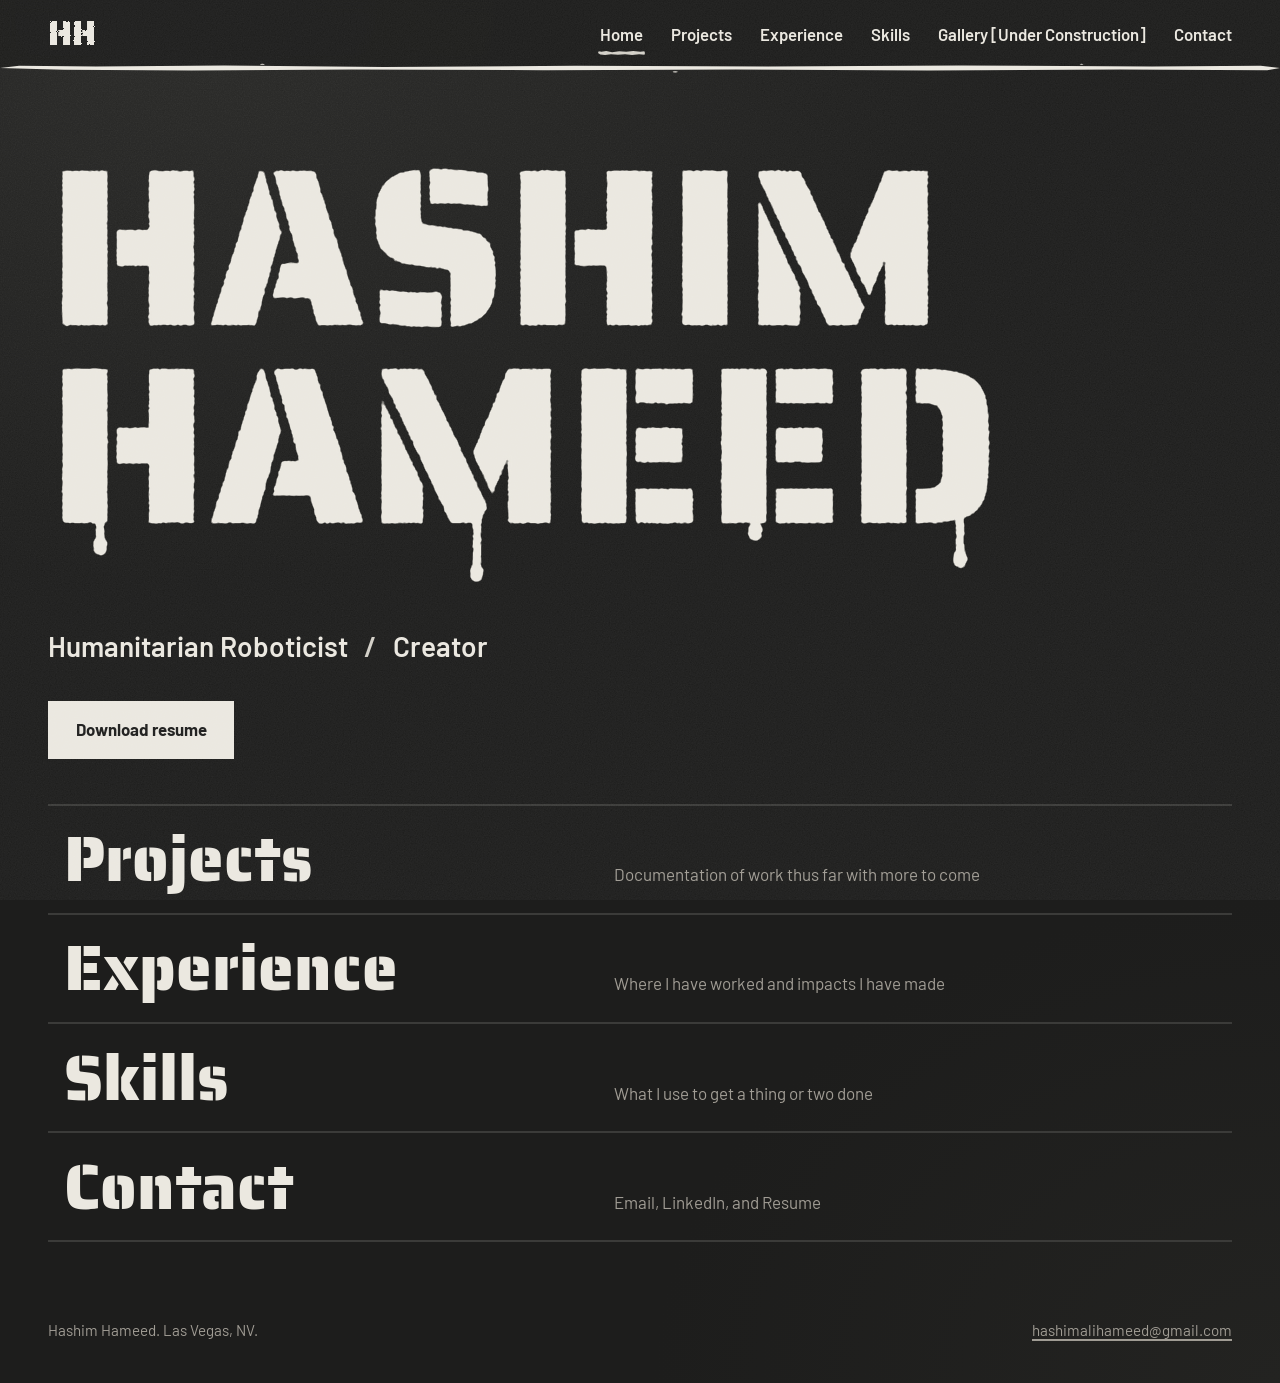
<file: index.html>
<!DOCTYPE html>
<html lang="en">
<head>
    <meta charset="UTF-8">
    <meta name="viewport" content="width=device-width, initial-scale=1.0">
    <title>Hashim Hameed - Engineer, Roboticist, Creator</title>
    <meta name="description" content="Portfolio of Hashim Hameed: robotics, controls, embedded systems and hardware design.">
    <link rel="preconnect" href="https://fonts.googleapis.com">
    <link rel="preconnect" href="https://fonts.gstatic.com" crossorigin>
    <link href="https://fonts.googleapis.com/css2?family=Barlow:wght@400;500;600;700&family=Saira+Stencil+One&display=swap" rel="stylesheet">
    <link rel="stylesheet" href="css/style.css">
</head>
<body>
    <svg class="defs" width="0" height="0" aria-hidden="true" focusable="false">
        <defs>
            <!-- Spray-paint edge for large stencil type -->
            <filter id="spray" x="-3%" y="-5%" width="106%" height="112%" color-interpolation-filters="sRGB">
                <feTurbulence type="fractalNoise" baseFrequency="0.75" numOctaves="2" seed="7" result="n"/>
                <feDisplacementMap in="SourceGraphic" in2="n" scale="6" xChannelSelector="R" yChannelSelector="G" result="d"/>
                <feGaussianBlur in="d" stdDeviation="1.1" result="b"/>
                <feComponentTransfer in="b"><feFuncA type="linear" slope="2.6" intercept="-0.7"/></feComponentTransfer>
            </filter>
            <!-- Same idea, gentler, for small marks -->
            <filter id="spray-fine" x="-10%" y="-10%" width="120%" height="120%" color-interpolation-filters="sRGB">
                <feTurbulence type="fractalNoise" baseFrequency="0.9" numOctaves="2" seed="3" result="n"/>
                <feDisplacementMap in="SourceGraphic" in2="n" scale="2.5" xChannelSelector="R" yChannelSelector="G" result="d"/>
                <feGaussianBlur in="d" stdDeviation="0.5" result="b"/>
                <feComponentTransfer in="b"><feFuncA type="linear" slope="2.2" intercept="-0.5"/></feComponentTransfer>
            </filter>
        </defs>
    </svg>
    <a class="skip" href="#main">Skip to content</a>

    <header class="site-head">
        <div class="bar">
            <a class="mark" href="index.html" aria-label="Hashim Hameed, home">HH</a>
            <nav aria-label="Primary">
                <ul class="nav">
                    <li><a href="index.html" aria-current="page">Home</a></li>
                    <li><a href="projects.html">Projects</a></li>
                    <li><a href="experience.html">Experience</a></li>
                    <li><a href="skills.html">Skills</a></li>
                    <li><a href="#">Gallery [Under Construction]</a></li>
                    <li><a href="contact.html">Contact</a></li>
                </ul>
            </nav>
        </div>
    </header>

    <main id="main">
        <section class="hero">
            <h1 class="tag" aria-label="Hashim Hameed">
                <span class="line" aria-hidden="true"><span class="ch" aria-hidden="true">H</span><span class="ch" aria-hidden="true">a</span><span class="ch" aria-hidden="true">s</span><span class="ch" aria-hidden="true">h</span><span class="ch" aria-hidden="true">i</span><span class="ch" aria-hidden="true">m</span></span>
                <span class="line" aria-hidden="true"><span class="ch" aria-hidden="true">H</span><span class="ch" aria-hidden="true">a</span><span class="ch" aria-hidden="true">m</span><span class="ch" aria-hidden="true">e</span><span class="ch" aria-hidden="true">e</span><span class="ch" aria-hidden="true">d</span></span>
            </h1>
            <p class="roles-line">
                <span>Humanitarian Roboticist</span><span class="slash" aria-hidden="true">/</span>
                <span>Creator</span>
            </p>
            <a class="btn" href="assets/Hashim%20Hameed%20-%20CV%20(20).pdf" download>Download resume</a>
        </section>

        <nav class="rows" aria-label="Sections">
            <a class="row" href="projects.html">
                <span class="row-name">Projects</span>
                <span class="row-note">Documentation of work thus far with more to come</span>
            </a>
            <a class="row" href="experience.html">
                <span class="row-name">Experience</span>
                <span class="row-note">Where I have worked and impacts I have made</span>
            </a>
            <a class="row" href="skills.html">
                <span class="row-name">Skills</span>
                <span class="row-note">What I use to get a thing or two done</span>
            </a>
            <a class="row" href="contact.html">
                <span class="row-name">Contact</span>
                <span class="row-note">Email, LinkedIn, and Resume</span>
            </a>
        </nav>
    </main>

    <footer class="site-foot">
        <span>Hashim Hameed. Las Vegas, NV.</span>
        <a href="mailto:hashimalihameed@gmail.com">hashimalihameed@gmail.com</a>
    </footer>

    <script src="js/main.js"></script>
</body>
</html>
</file>
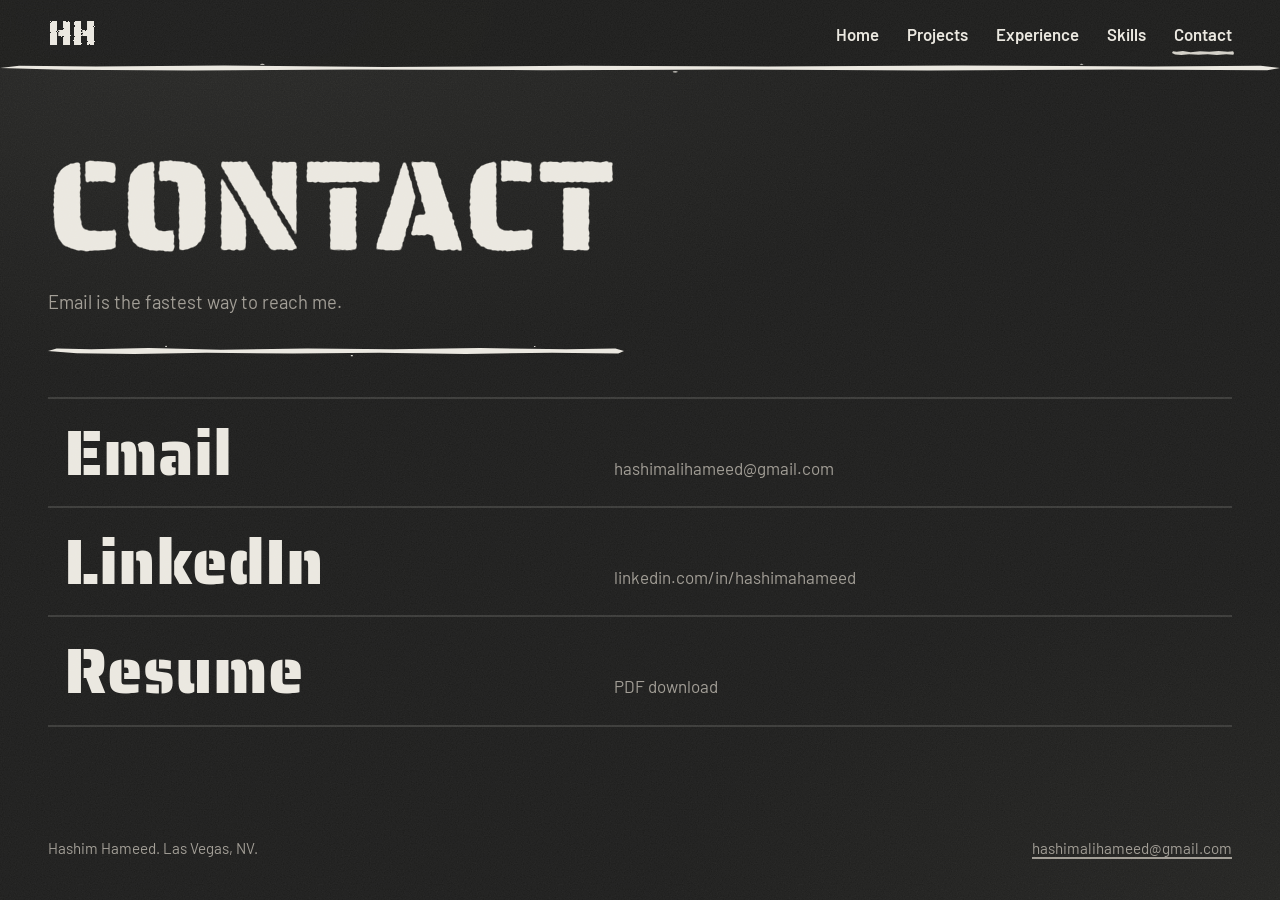
<file: contact.html>
<!DOCTYPE html>
<html lang="en">
<head>
    <meta charset="UTF-8">
    <meta name="viewport" content="width=device-width, initial-scale=1.0">
    <title>Contact - Hashim Hameed</title>
    <meta name="description" content="Get in touch with Hashim Hameed by email or LinkedIn.">
    <link rel="preconnect" href="https://fonts.googleapis.com">
    <link rel="preconnect" href="https://fonts.gstatic.com" crossorigin>
    <link href="https://fonts.googleapis.com/css2?family=Barlow:wght@400;500;600;700&family=Saira+Stencil+One&display=swap" rel="stylesheet">
    <link rel="stylesheet" href="css/style.css">
</head>
<body>
    <svg class="defs" width="0" height="0" aria-hidden="true" focusable="false">
        <defs>
            <!-- Spray-paint edge for large stencil type -->
            <filter id="spray" x="-3%" y="-5%" width="106%" height="112%" color-interpolation-filters="sRGB">
                <feTurbulence type="fractalNoise" baseFrequency="0.75" numOctaves="2" seed="7" result="n"/>
                <feDisplacementMap in="SourceGraphic" in2="n" scale="6" xChannelSelector="R" yChannelSelector="G" result="d"/>
                <feGaussianBlur in="d" stdDeviation="1.1" result="b"/>
                <feComponentTransfer in="b"><feFuncA type="linear" slope="2.6" intercept="-0.7"/></feComponentTransfer>
            </filter>
            <!-- Same idea, gentler, for small marks -->
            <filter id="spray-fine" x="-10%" y="-10%" width="120%" height="120%" color-interpolation-filters="sRGB">
                <feTurbulence type="fractalNoise" baseFrequency="0.9" numOctaves="2" seed="3" result="n"/>
                <feDisplacementMap in="SourceGraphic" in2="n" scale="2.5" xChannelSelector="R" yChannelSelector="G" result="d"/>
                <feGaussianBlur in="d" stdDeviation="0.5" result="b"/>
                <feComponentTransfer in="b"><feFuncA type="linear" slope="2.2" intercept="-0.5"/></feComponentTransfer>
            </filter>
        </defs>
    </svg>
    <a class="skip" href="#main">Skip to content</a>

    <header class="site-head">
        <div class="bar">
            <a class="mark" href="index.html" aria-label="Hashim Hameed, home">HH</a>
            <nav aria-label="Primary">
                <ul class="nav">
                    <li><a href="index.html">Home</a></li>
                    <li><a href="projects.html">Projects</a></li>
                    <li><a href="experience.html">Experience</a></li>
                    <li><a href="skills.html">Skills</a></li>
                    <li><a href="contact.html" aria-current="page">Contact</a></li>
                </ul>
            </nav>
        </div>
    </header>

    <main id="main">
        <div class="page-head">
            <h1>Contact</h1>
            <p>Email is the fastest way to reach me.</p>
            <div class="spray-rule" aria-hidden="true"></div>
        </div>
        <div class="rows">
            <a class="row" href="mailto:hashimalihameed@gmail.com">
                <span class="row-name">Email</span>
                <span class="row-note">hashimalihameed@gmail.com</span>
            </a>
            <a class="row" href="https://www.linkedin.com/in/hashimahameed/" target="_blank" rel="noopener">
                <span class="row-name">LinkedIn</span>
                <span class="row-note">linkedin.com/in/hashimahameed</span>
            </a>
            <a class="row" href="assets/Hashim%20Hameed%20-%20CV%20(19).pdf" download>
                <span class="row-name">Resume</span>
                <span class="row-note">PDF download</span>
            </a>
        </div>
    </main>

    <footer class="site-foot">
        <span>Hashim Hameed. Las Vegas, NV.</span>
        <a href="mailto:hashimalihameed@gmail.com">hashimalihameed@gmail.com</a>
    </footer>

    <script src="js/main.js"></script>
</body>
</html>
</file>
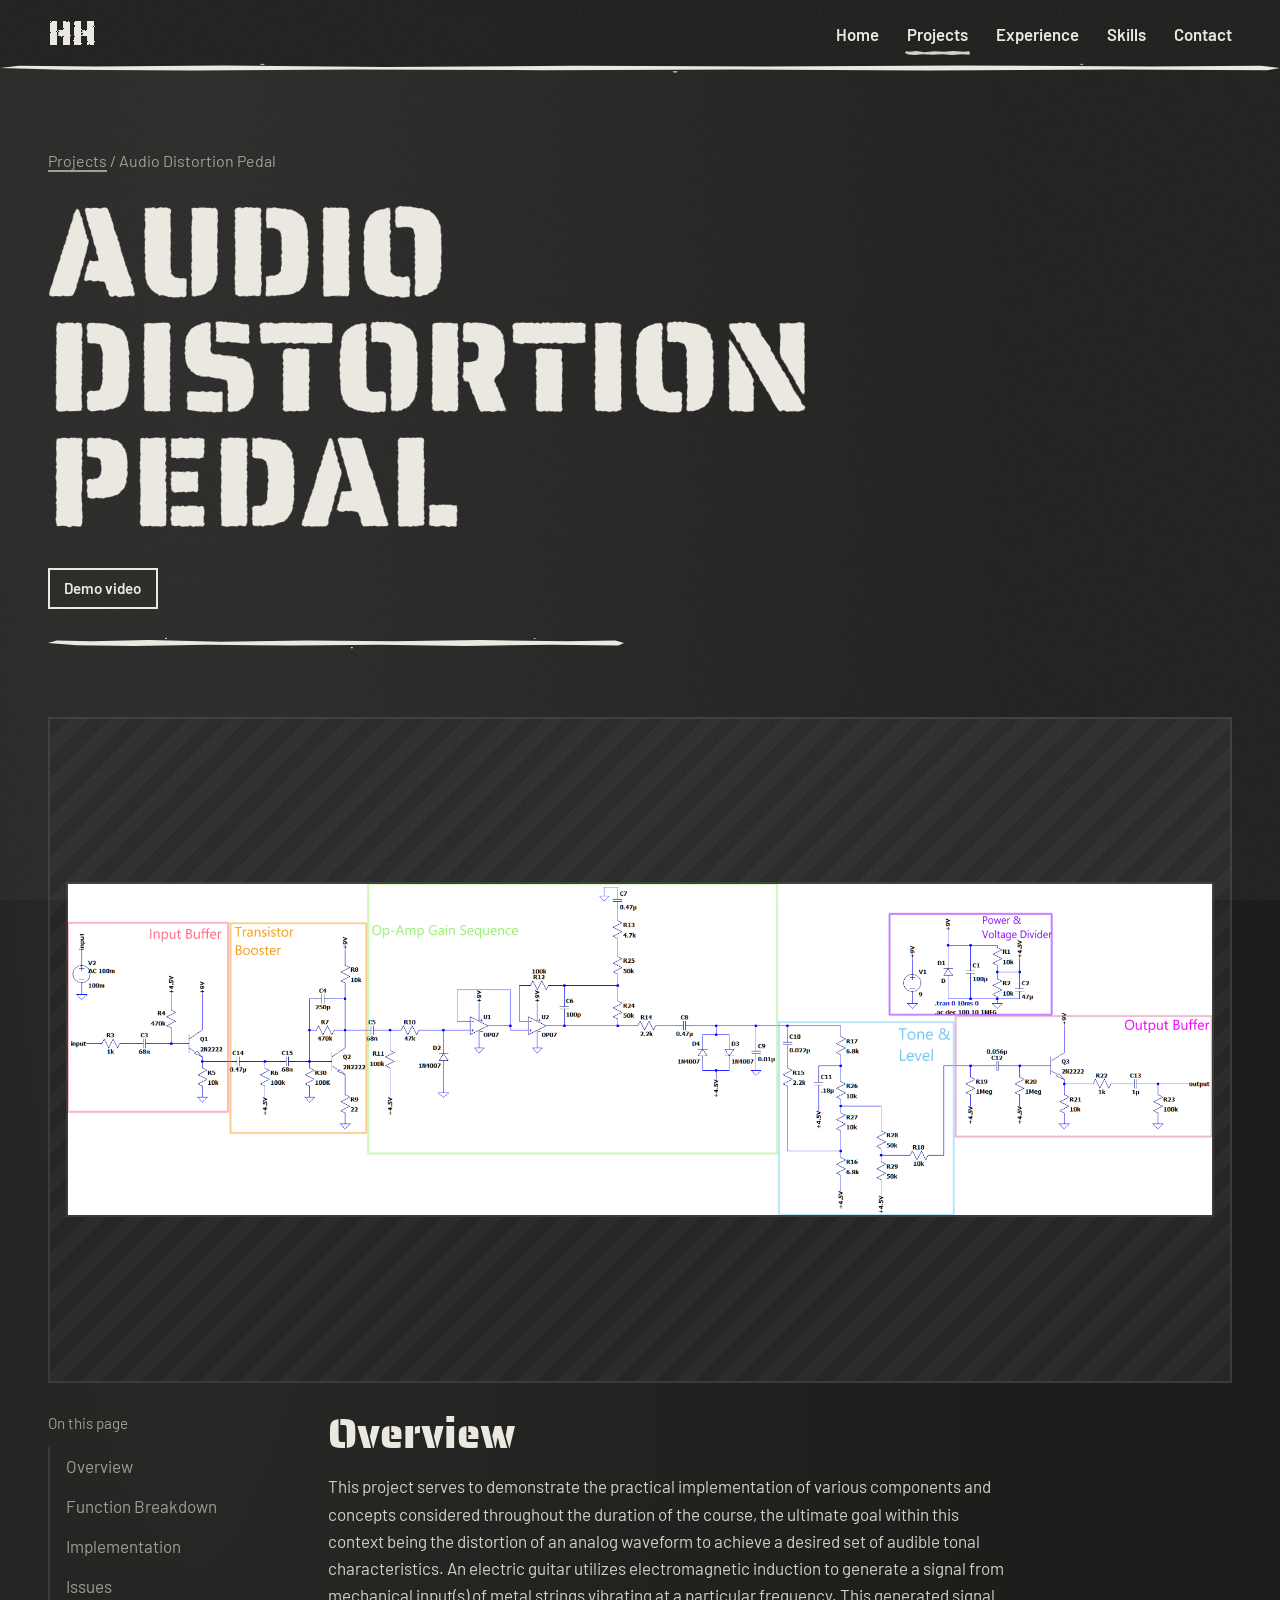
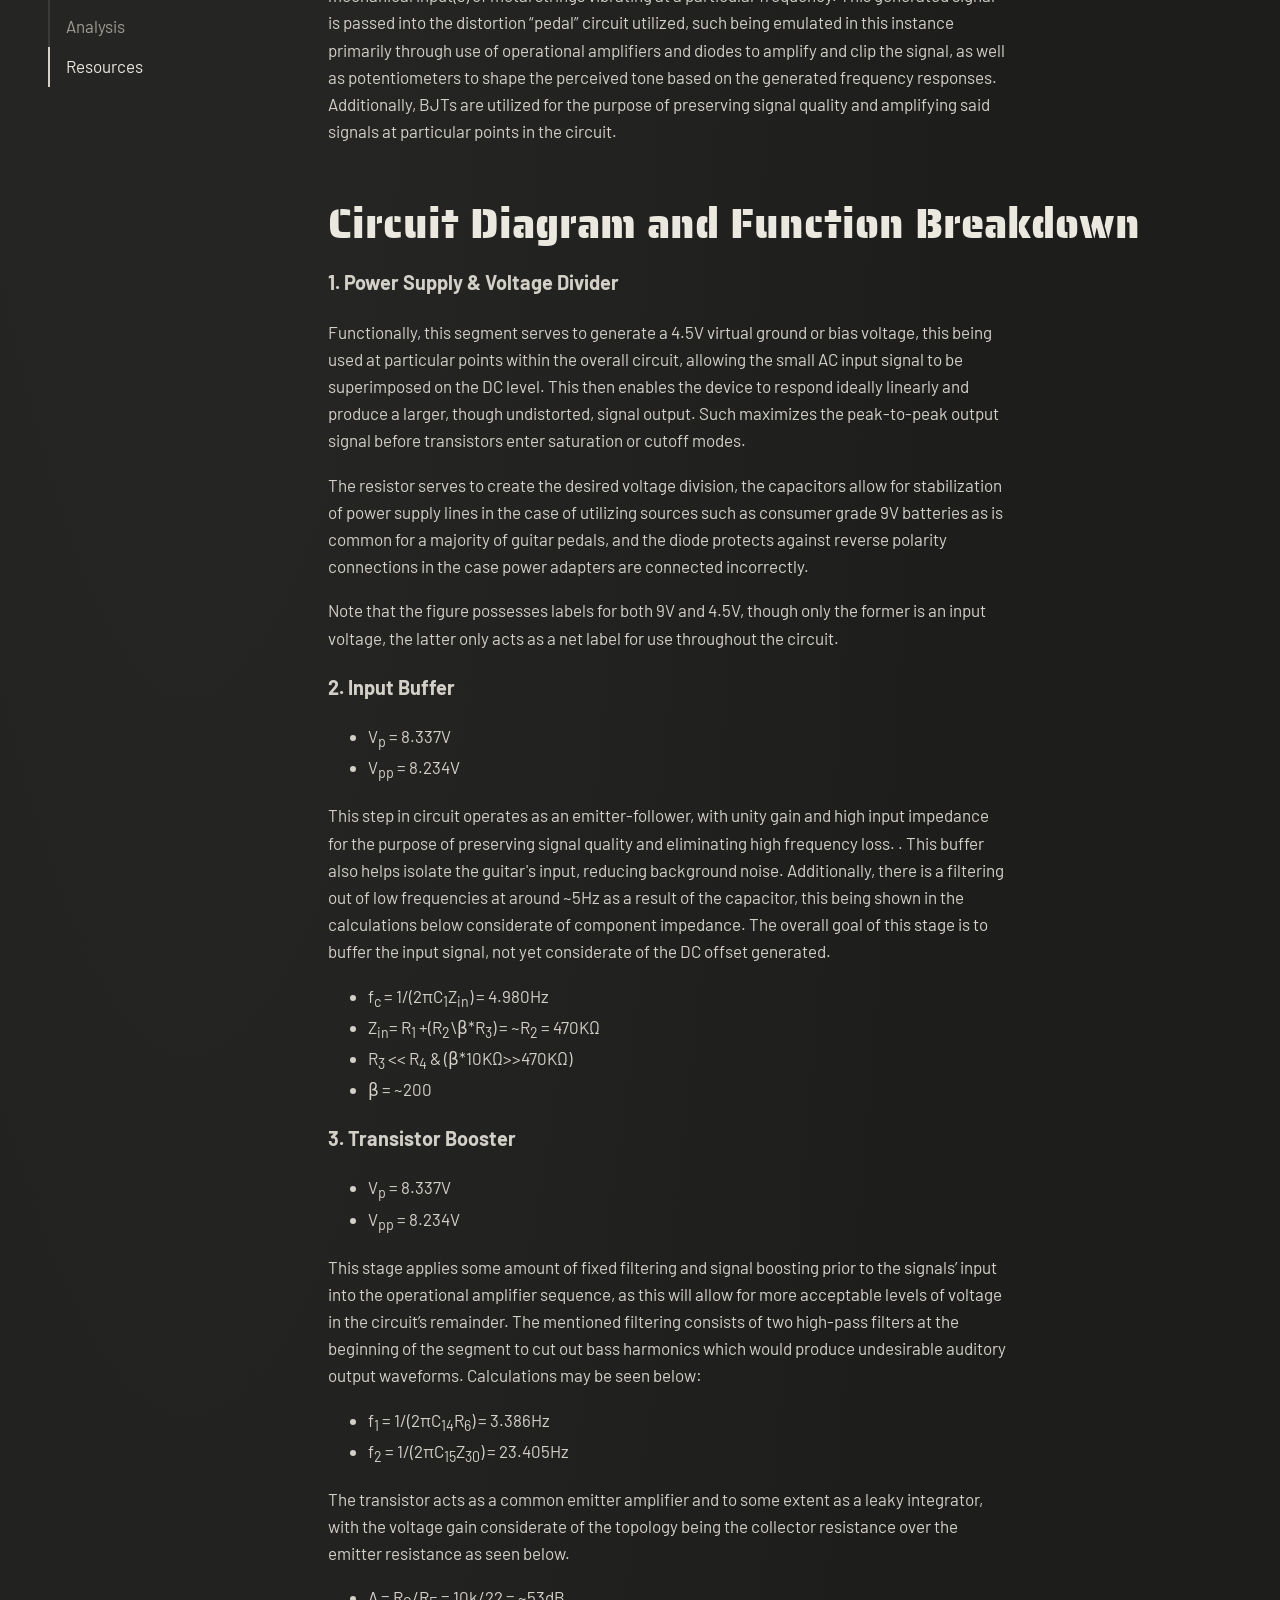
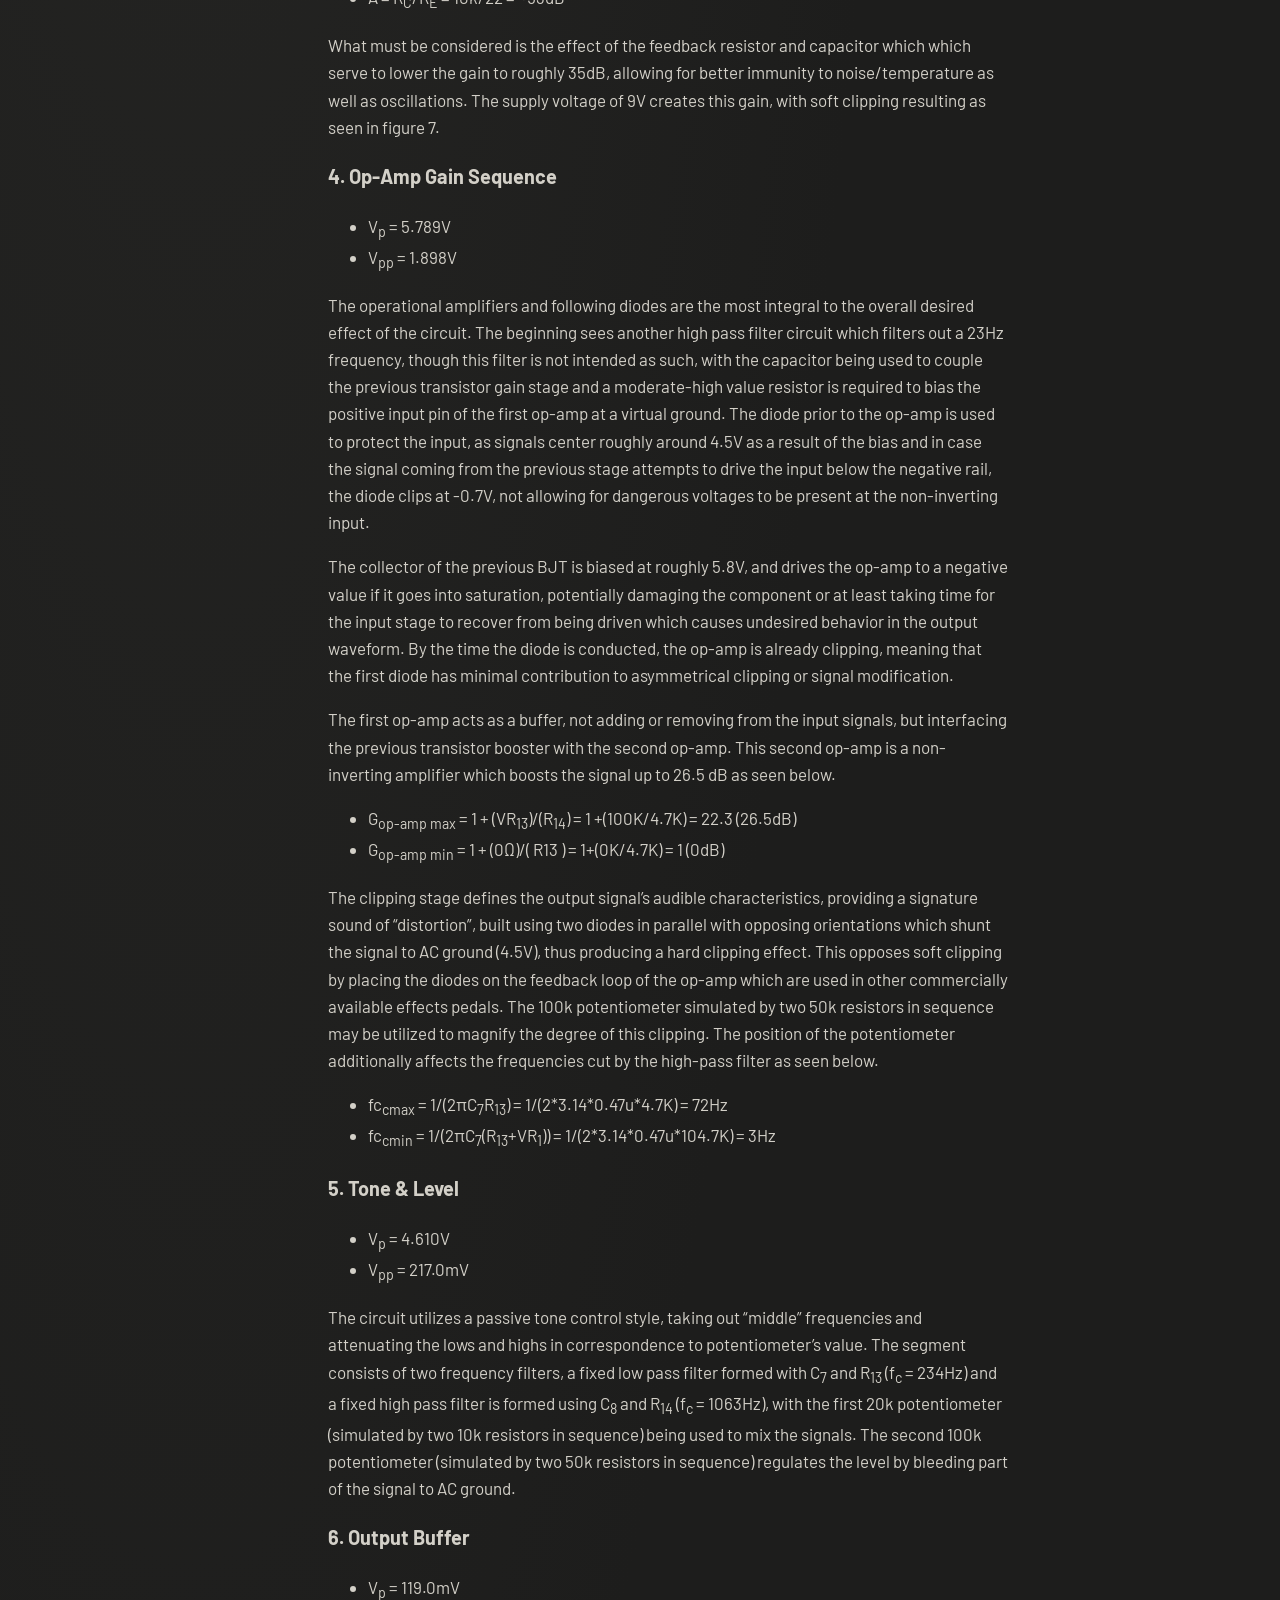
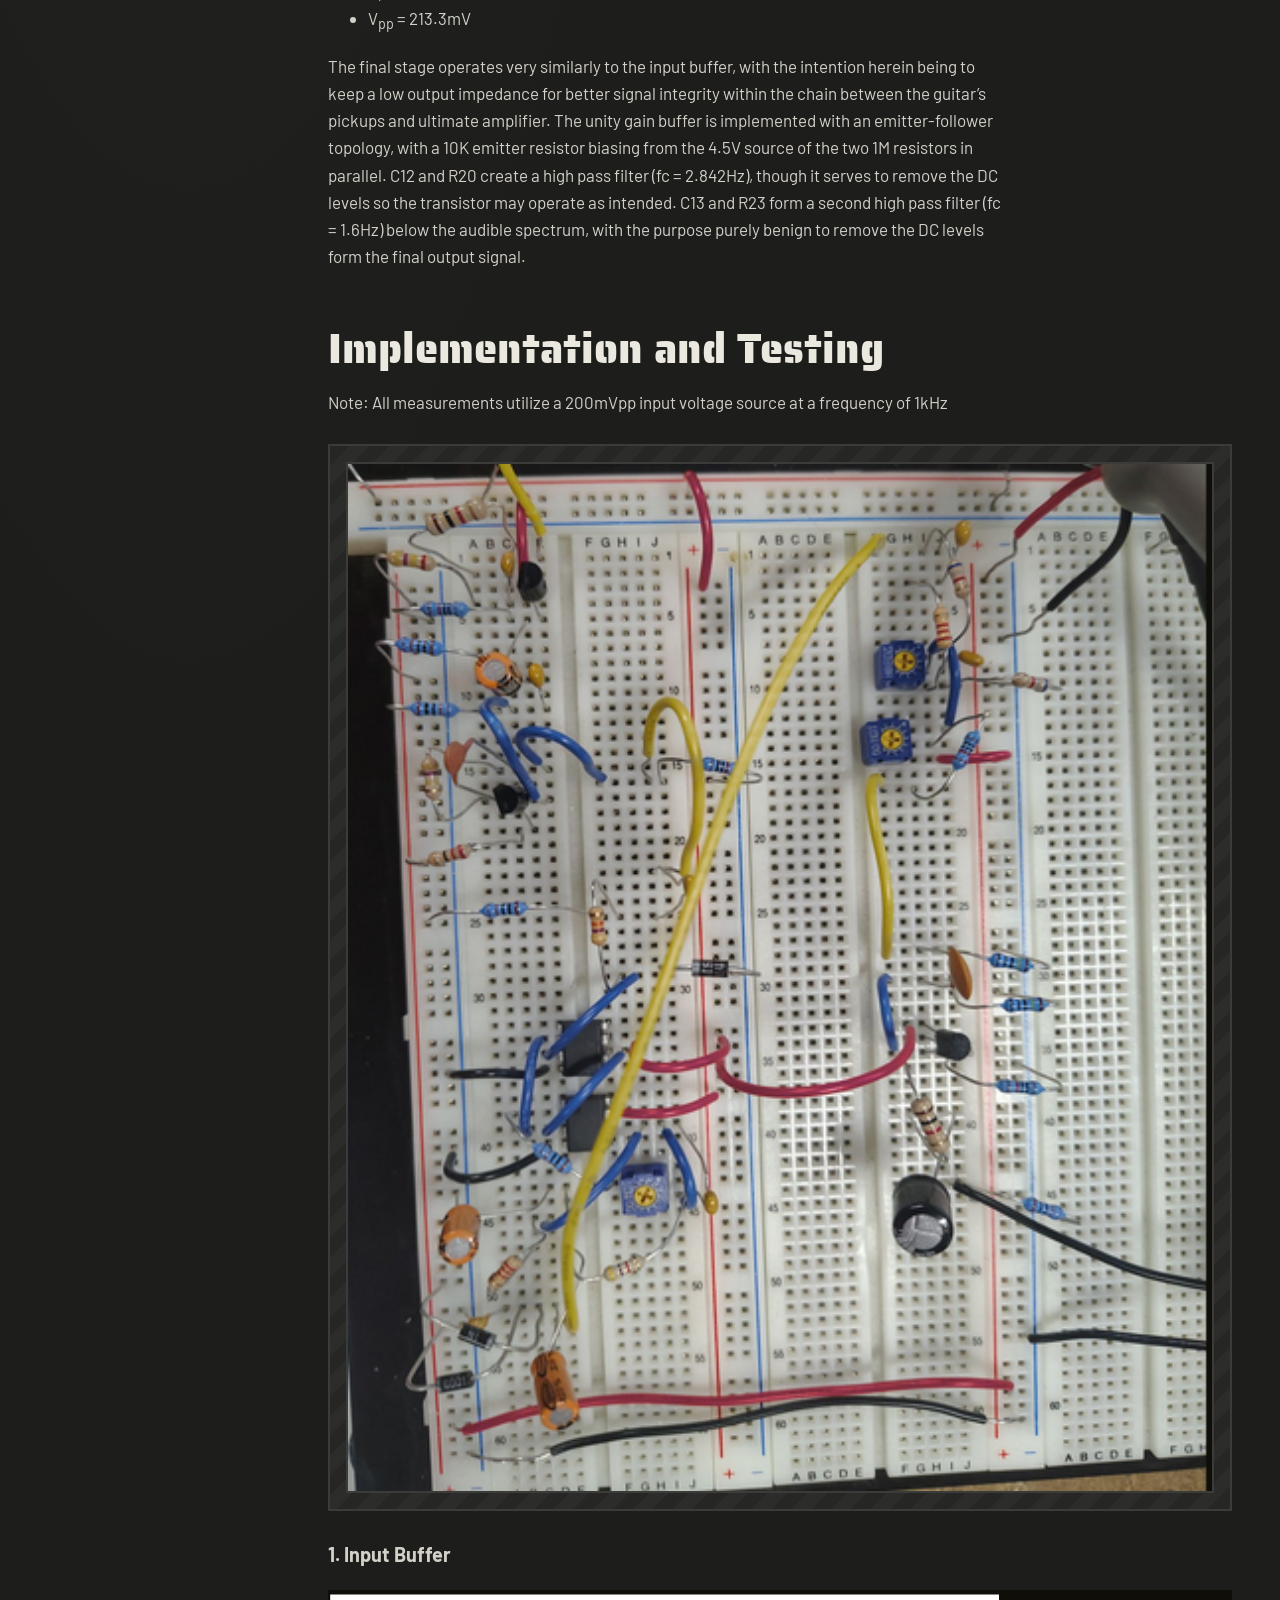
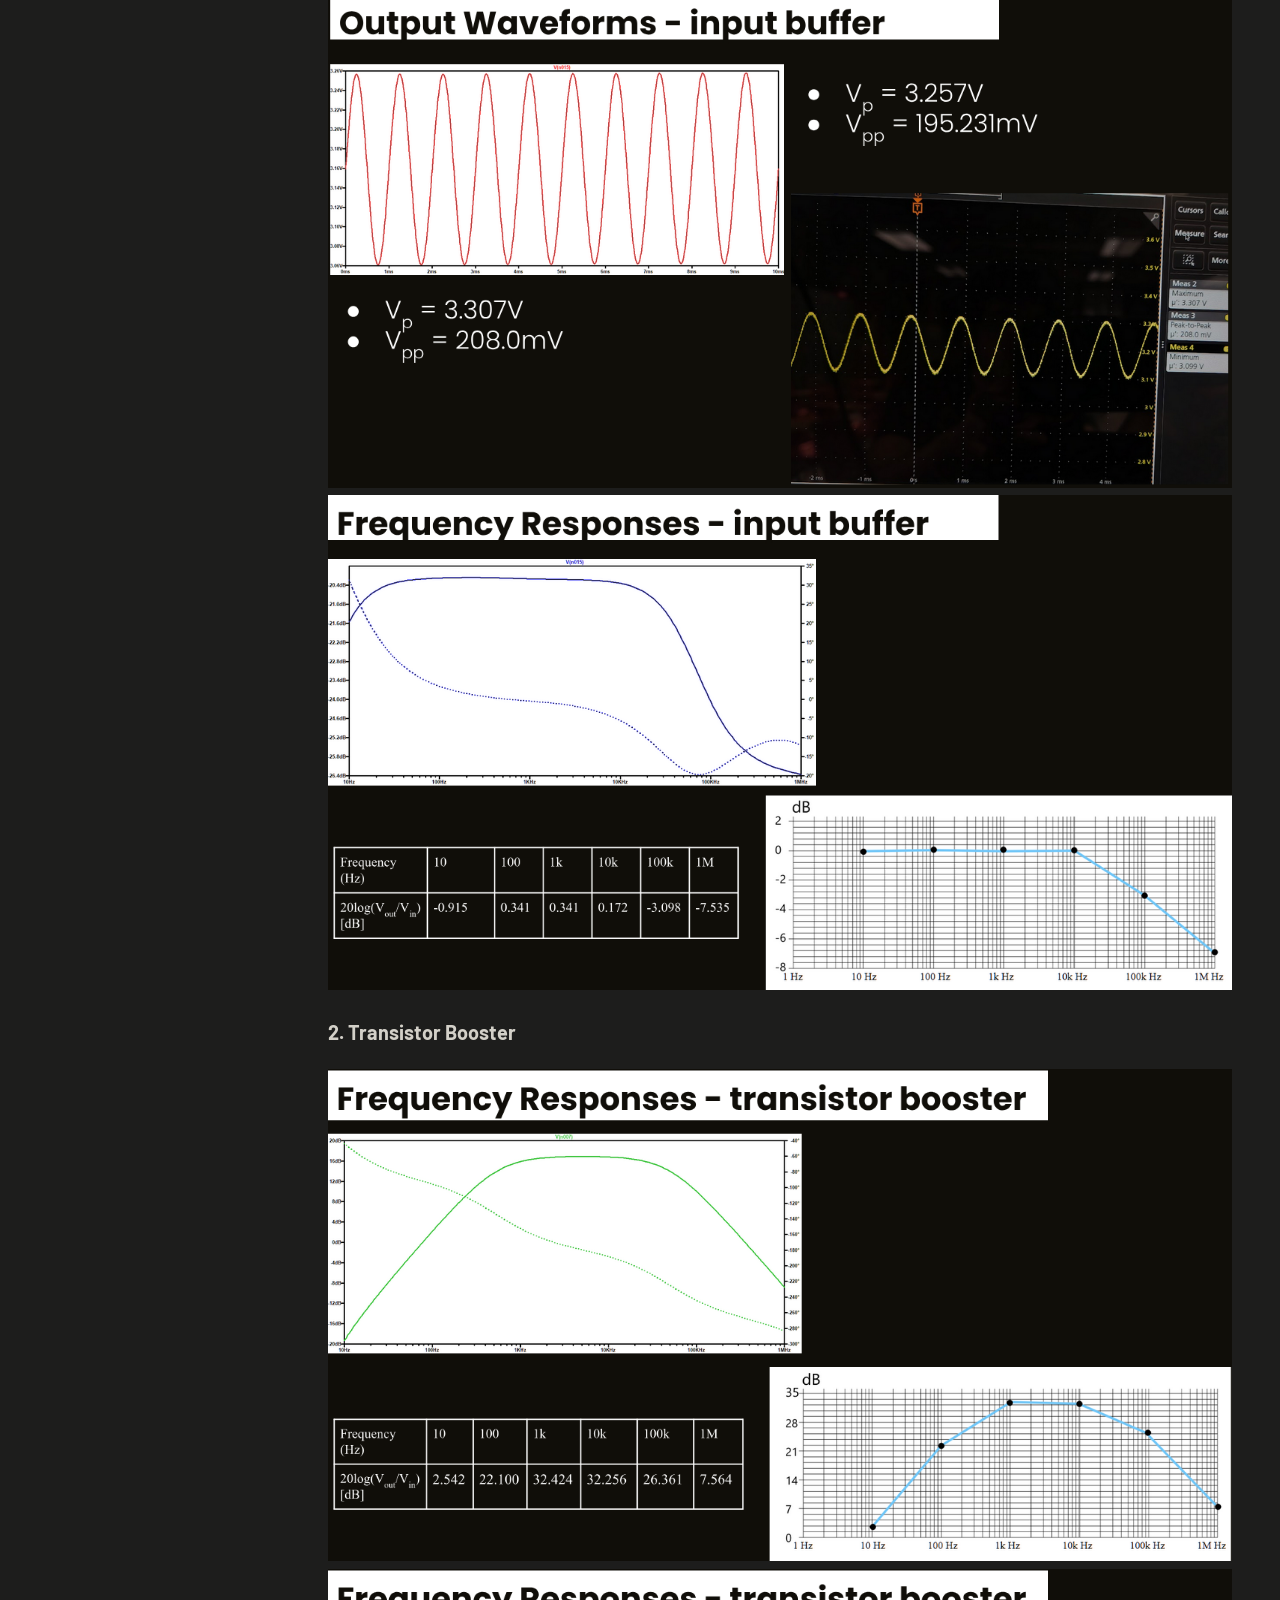
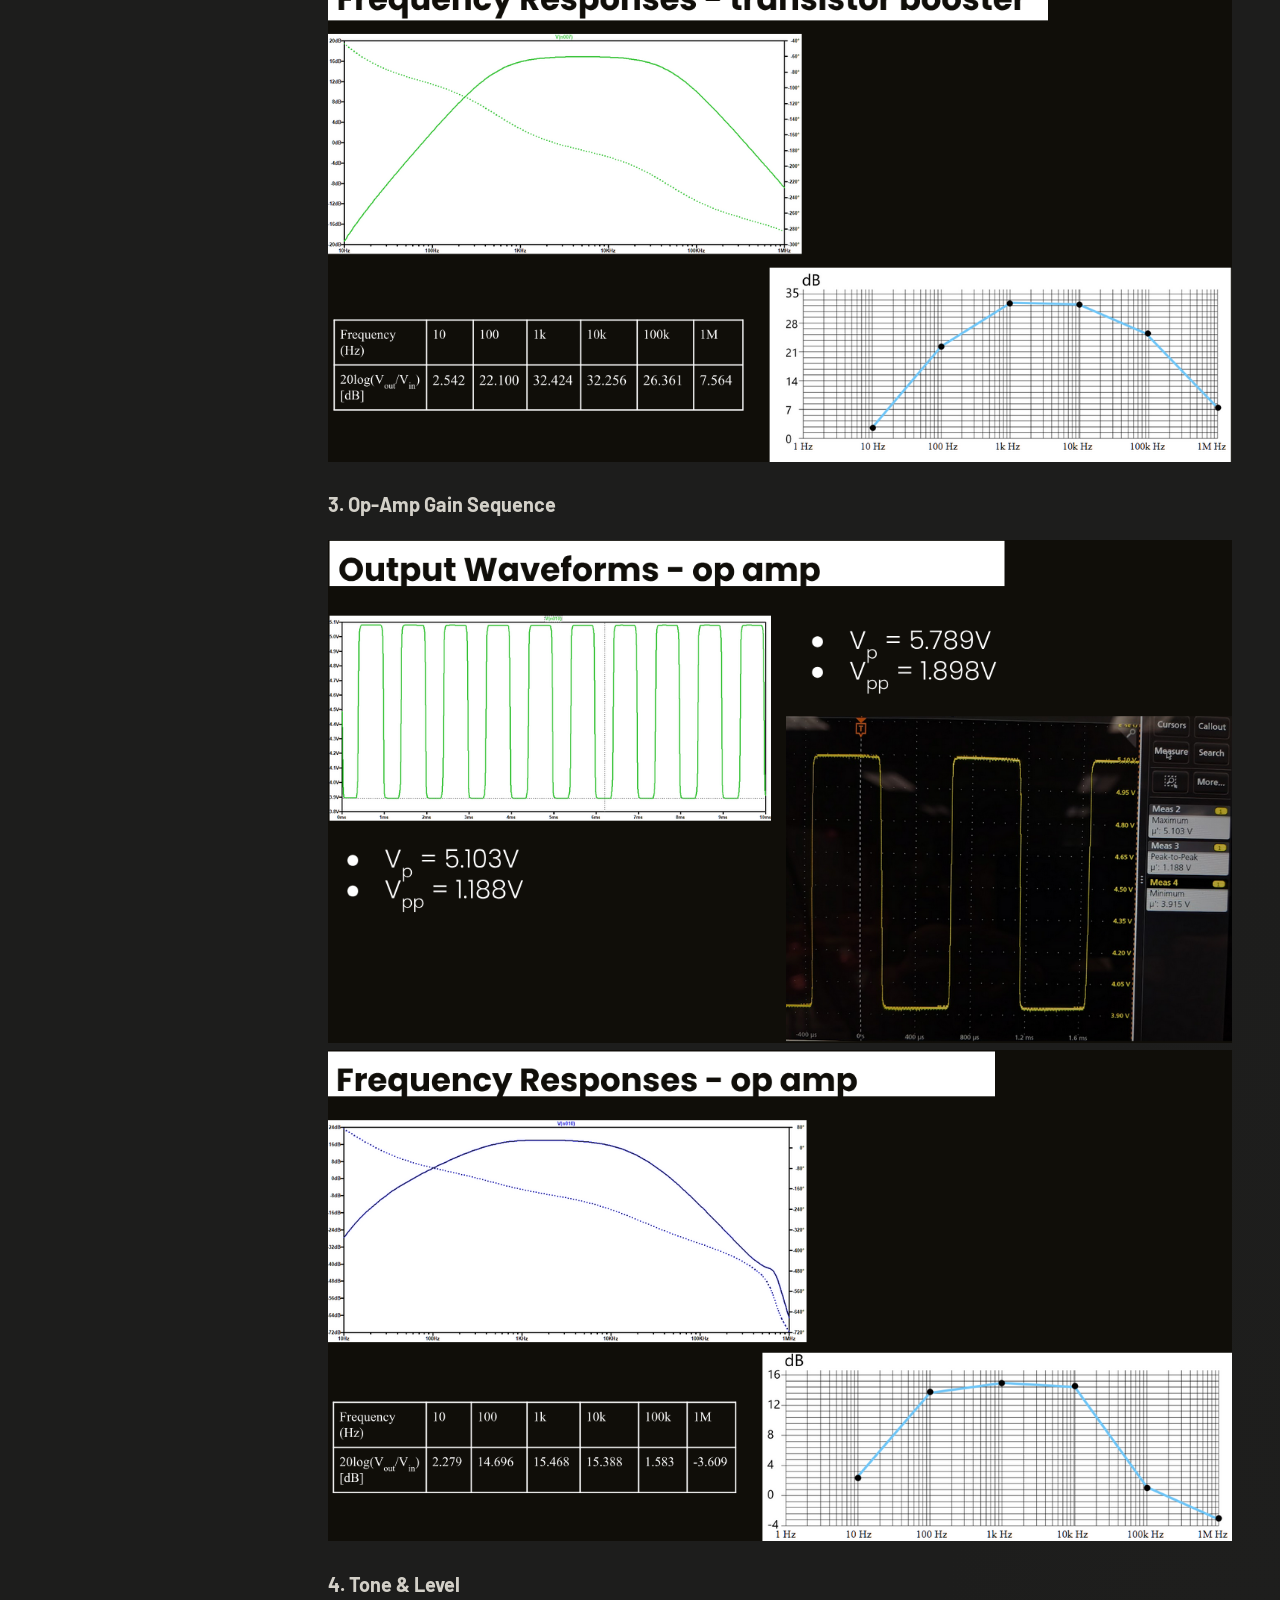
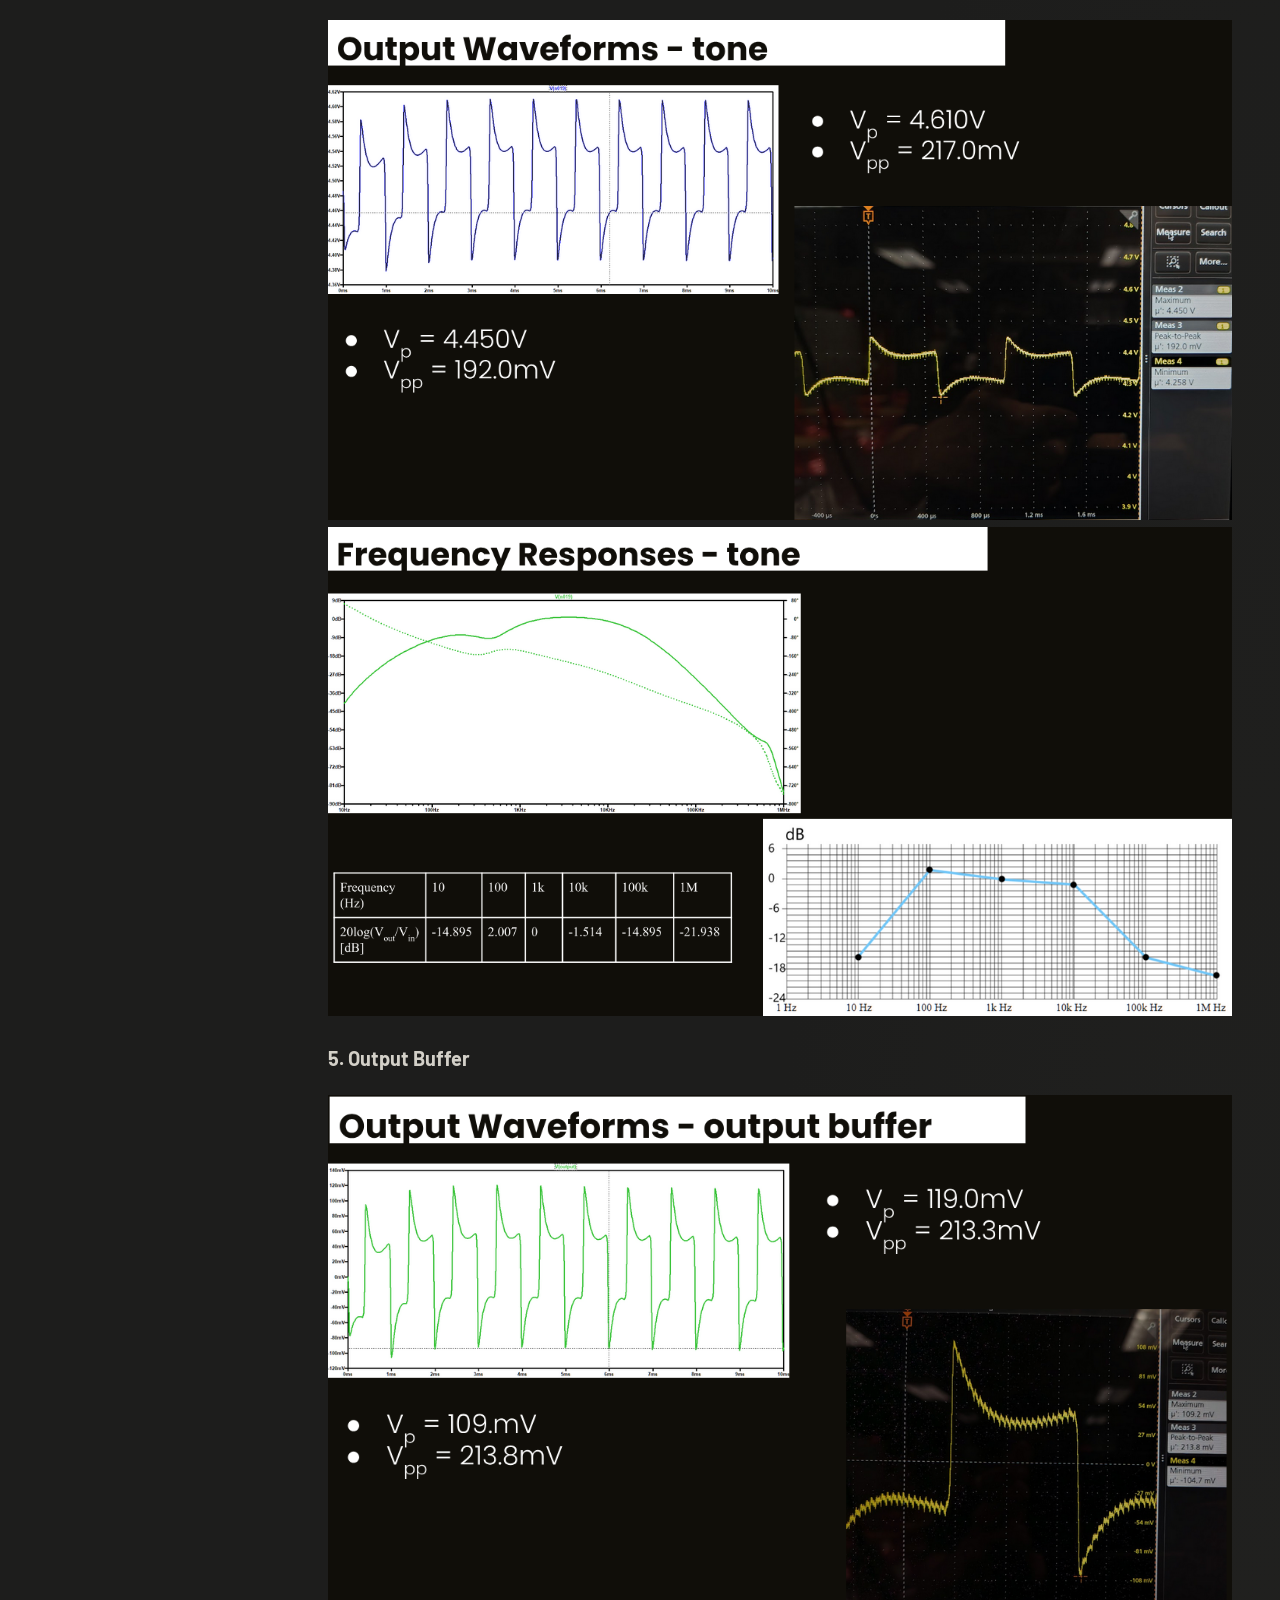
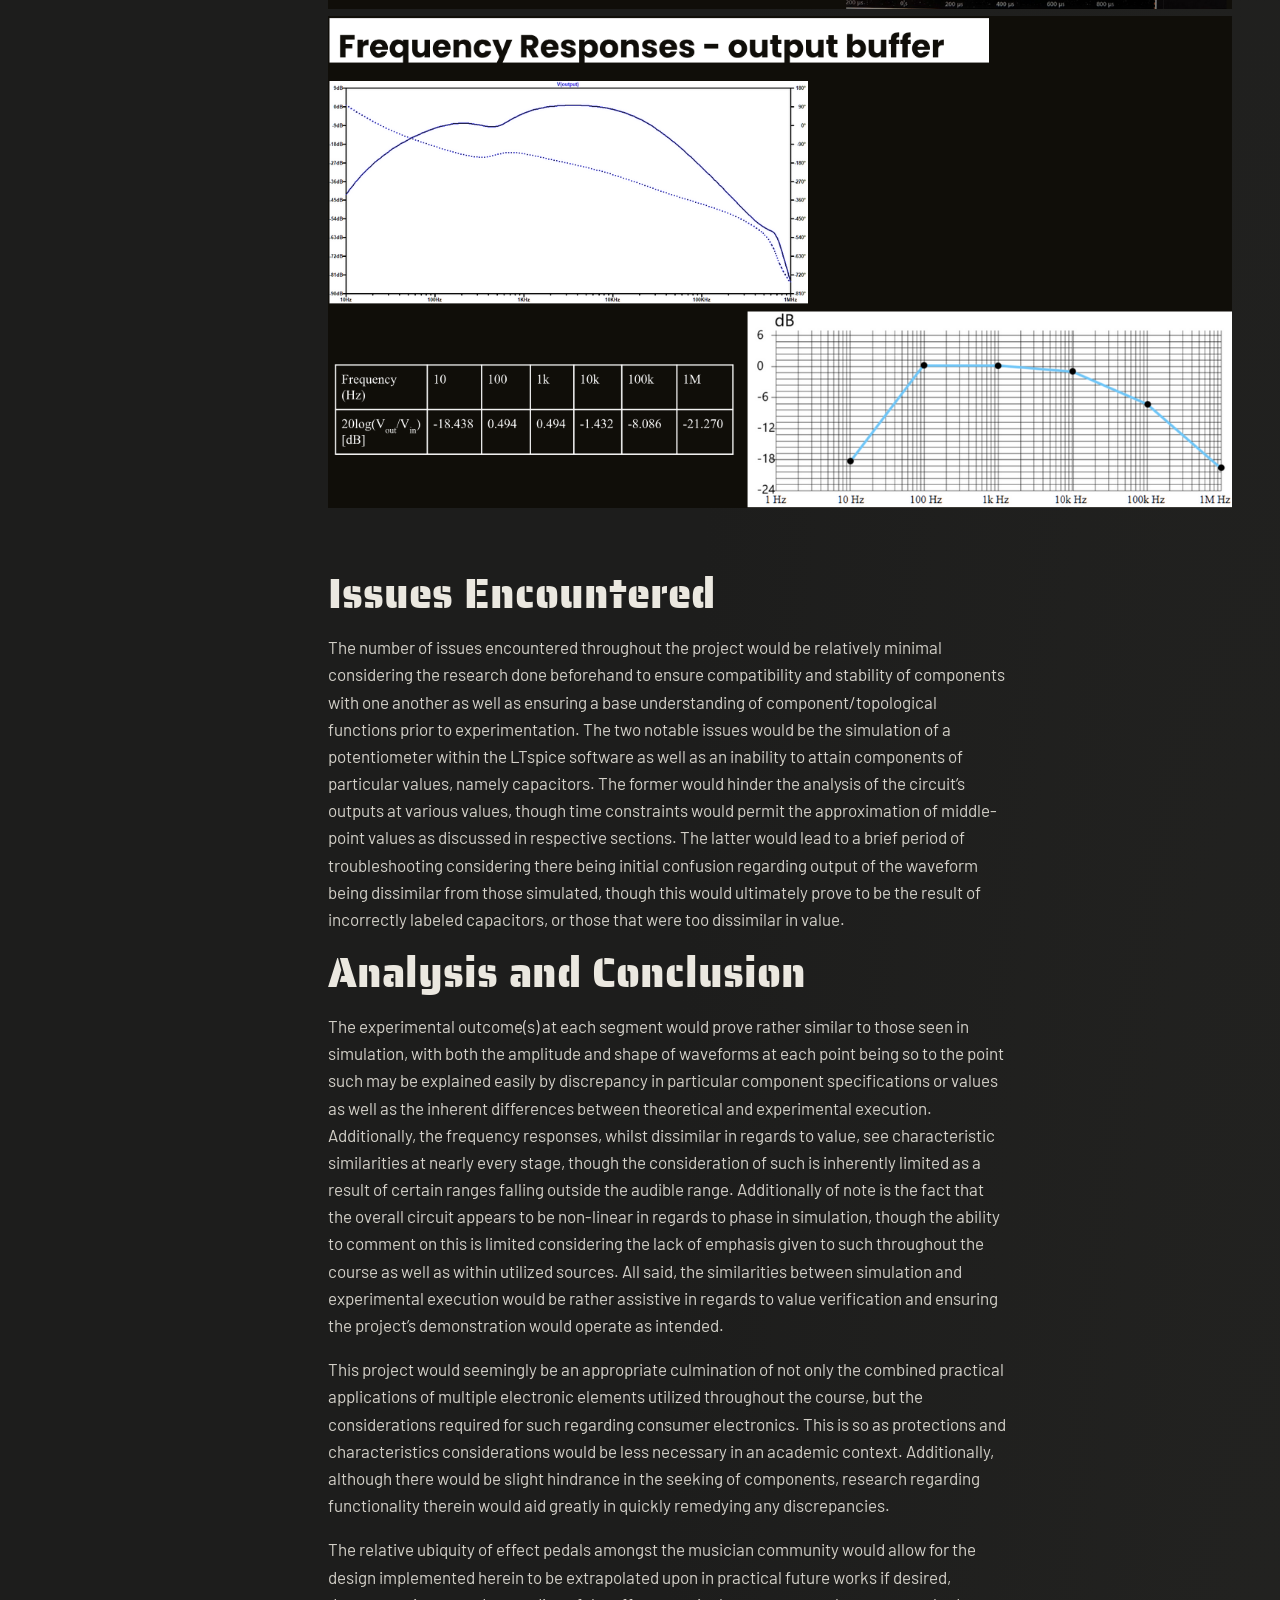
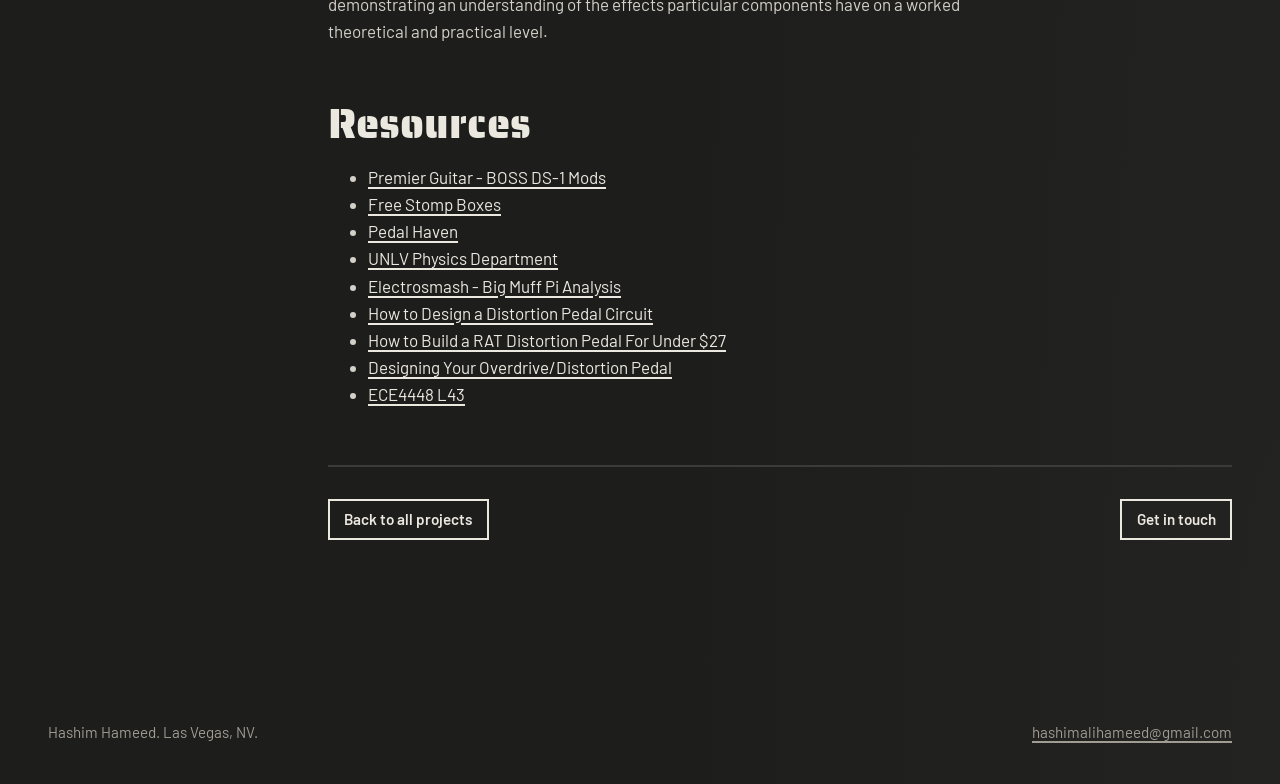
<file: dist_pedal_doc.html>
<!DOCTYPE html>
<html lang="en">
<head>
    <meta charset="UTF-8">
    <meta name="viewport" content="width=device-width, initial-scale=1.0">
    <title>[Project title] - Hashim Hameed</title>
    <meta name="description" content="[One-sentence summary of the project.]">
    <meta name="robots" content="noindex"> <!-- Delete this line on a finished project page. -->
    <link rel="preconnect" href="https://fonts.googleapis.com">
    <link rel="preconnect" href="https://fonts.gstatic.com" crossorigin>
    <link href="https://fonts.googleapis.com/css2?family=Barlow:wght@400;500;600;700&family=Saira+Stencil+One&display=swap" rel="stylesheet">
    <link rel="stylesheet" href="css/style.css">
</head>
<body>
    <svg class="defs" width="0" height="0" aria-hidden="true" focusable="false">
        <defs>
            <!-- Spray-paint edge for large stencil type -->
            <filter id="spray" x="-3%" y="-5%" width="106%" height="112%" color-interpolation-filters="sRGB">
                <feTurbulence type="fractalNoise" baseFrequency="0.75" numOctaves="2" seed="7" result="n"/>
                <feDisplacementMap in="SourceGraphic" in2="n" scale="6" xChannelSelector="R" yChannelSelector="G" result="d"/>
                <feGaussianBlur in="d" stdDeviation="1.1" result="b"/>
                <feComponentTransfer in="b"><feFuncA type="linear" slope="2.6" intercept="-0.7"/></feComponentTransfer>
            </filter>
            <!-- Same idea, gentler, for small marks -->
            <filter id="spray-fine" x="-10%" y="-10%" width="120%" height="120%" color-interpolation-filters="sRGB">
                <feTurbulence type="fractalNoise" baseFrequency="0.9" numOctaves="2" seed="3" result="n"/>
                <feDisplacementMap in="SourceGraphic" in2="n" scale="2.5" xChannelSelector="R" yChannelSelector="G" result="d"/>
                <feGaussianBlur in="d" stdDeviation="0.5" result="b"/>
                <feComponentTransfer in="b"><feFuncA type="linear" slope="2.2" intercept="-0.5"/></feComponentTransfer>
            </filter>
        </defs>
    </svg>
    <a class="skip" href="#main">Skip to content</a>

    <header class="site-head">
        <div class="bar">
            <a class="mark" href="index.html" aria-label="Hashim Hameed, home">HH</a>
            <nav aria-label="Primary">
                <ul class="nav">
                    <li><a href="index.html">Home</a></li>
                    <li><a href="projects.html" aria-current="page">Projects</a></li>
                    <li><a href="experience.html">Experience</a></li>
                    <li><a href="skills.html">Skills</a></li>
                    <li><a href="contact.html">Contact</a></li>
                </ul>
            </nav>
        </div>
    </header>

    <main id="main">
        <!--
            PROJECT DOCUMENTATION TEMPLATE
            1. Copy this file to project-<slug>.html (for example project-spotlight-cdpr.html).
            2. Replace everything in [square brackets], and delete any section you don't need.
               Keep each section's id in step with its entry in the contents list.
            3. Delete the noindex line in <head> so the page can be found.
            4. Link it from the matching card in projects.html.
        -->
        <div class="page-head">
            <p class="crumbs"><a href="projects.html">Projects</a> / Audio Distortion Pedal</p>
            <h1>Audio Distortion Pedal</h1>
            <p></p>
            <div class="doc-links">
                <a class="link" href="https://www.youtube.com/watch?v=rtZpoOfIEeM&feature=youtu.be&themeRefresh=1">Demo video</a>
            </div>
            <div class="spray-rule" aria-hidden="true"></div>
        </div>

        <div class="content">
            <figure class="figure doc-hero">
                <div class="figure-frame"><img src="audio_distortion_pedal_documentation/distortion_pedal_circuit_ltspice_diagram.png" alt="Audio Distortion Pedal"></div>
            </figure>

            <div class="doc">
                <nav class="toc" aria-label="On this page">
                    <p>On this page</p>
                    <ul>
                        <li><a href="#overview">Overview</a></li>
                        <li><a href="#Function Breakdown">Function Breakdown</a></li>
                        <li><a href="#implementation">Implementation</a></li>
                        <li><a href="#issues">Issues</a></li>
                        <li><a href="#reflection">Analysis</a></li>
                        <li><a href="#resources">Resources</a></li>
                    </ul>
                </nav>

                <article class="doc-body">
                    <section id="overview">
                        <h2>Overview</h2>
                        <p >This project serves to demonstrate the practical implementation of various components and concepts considered throughout the duration of the course, the ultimate goal within this context being the distortion of an analog waveform to achieve a desired set of audible tonal characteristics. An electric guitar utilizes electromagnetic induction to generate a signal from mechanical input(s) of metal strings vibrating at a particular frequency. This generated signal is passed into the distortion “pedal” circuit utilized, such being emulated in this instance primarily through use of operational amplifiers and diodes to amplify and clip the signal, as well as potentiometers to shape the perceived tone based on the generated frequency responses. Additionally, BJTs are utilized for the purpose of preserving signal quality and amplifying said signals at particular points in the circuit. 
</p>
                    </section>

                    <section id="Function Breakdown">
                        <h2>Circuit Diagram and Function Breakdown</h2>

                        <h1 >1. Power Supply & Voltage Divider</h1>
                        <p >Functionally, this segment serves to generate a 4.5V virtual ground or bias voltage, this being used at particular points within the overall circuit, allowing the small AC input signal to be superimposed on the DC level. This then enables the device to respond ideally linearly and produce a larger, though undistorted, signal output. Such maximizes the peak-to-peak output signal before transistors enter saturation or cutoff modes. </p>
                        <p >The resistor serves to create the desired voltage division, the capacitors allow for stabilization of power supply lines in the case of utilizing sources such as consumer grade 9V batteries as is common for a majority of guitar pedals, and the diode protects against reverse polarity connections in the case power adapters are connected incorrectly. </p>
                        <p >Note that the figure possesses labels for both 9V and 4.5V, though only the former is an input voltage, the latter only acts as a net label for use throughout the circuit. </p>

                        <h1 >2. Input Buffer</h1>
                        <ul >
                            <li>V<sub>p</sub> = 8.337V</li>
                            <li>V<sub>pp</sub> = 8.234V</li>
                        </ul>
                        <p >This step in circuit operates as an emitter-follower, with unity gain and high input impedance for the purpose of preserving signal quality and eliminating high frequency loss. . This buffer also helps isolate the guitar's input, reducing background noise. Additionally, there is a filtering out of low frequencies at around ~5Hz as a result of the capacitor, this being shown in the calculations below considerate of component impedance. The overall goal of this stage is to buffer the input signal, not yet considerate of the DC offset generated. </p>

                        <ul >
                            <li>f<sub>c</sub> = 1/(2πC<sub>1</sub>Z<sub>in</sub>) = 4.980Hz</li>
                            <li> Z<sub>in</sub>= R<sub>1</sub> +(R<sub>2</sub>\β*R<sub>3</sub>) = ~R<sub>2</sub> = 470KΩ </li>
                            <li> R<sub>3</sub> << R<sub>4</sub> & (β*10KΩ>>470KΩ) </li>
                            <li> β = ~200</li>
                        </ul>
                        

                        <h1 >3. Transistor Booster</h1>
                        <ul >
                            <li>V<sub>p</sub> = 8.337V</li>
                            <li>V<sub>pp</sub> = 8.234V</li>
                        </ul>
                        <p >This stage applies some amount of fixed filtering and signal boosting prior to the signals’ input into the operational amplifier sequence, as this will allow for more acceptable levels of voltage in the circuit’s remainder. The mentioned filtering consists of two high-pass filters at the beginning of the segment to cut out bass harmonics which would produce undesirable auditory output waveforms. Calculations may be seen below: </p>

                        <ul >
                            <li>f<sub>1</sub> = 1/(2πC<sub>14</sub>R<sub>6</sub>) = 3.386Hz</li>
                            <li>f<sub>2</sub> = 1/(2πC<sub>15</sub>Z<sub>30</sub>) = 23.405Hz</li>
                        </ul>

                        <p >The transistor acts as a common emitter amplifier and to some extent as a leaky integrator, with the voltage gain considerate of the topology being the collector resistance over the emitter resistance as seen below. </p>

                        <ul >
                            <li>A = R<sub>C</sub>/R<sub>E</sub> = 10k/22 = ~53dB</li>
                        </ul>

                        <p >What must be considered is the effect of the feedback resistor and capacitor which which serve to lower the gain to roughly 35dB, allowing for better immunity to noise/temperature as well as oscillations. The supply voltage of 9V creates this gain, with soft clipping resulting as seen in figure 7.</p>


                        <h1 >4. Op-Amp Gain Sequence</h1>
                        <ul >
                            <li>V<sub>p</sub> = 5.789V</li>
                            <li>V<sub>pp</sub> = 1.898V</li>
                        </ul>
                        <p >The operational amplifiers and following diodes are the most integral to the overall desired effect of the circuit. The beginning sees another high pass filter circuit which filters out a 23Hz frequency, though this filter is not intended as such, with the capacitor being used to couple the previous transistor gain stage and a moderate-high value resistor is required to bias the positive input pin of the first op-amp at a virtual ground. The diode prior to the op-amp is used to protect the input, as signals center roughly around 4.5V as a result of the bias and in case the signal coming from the previous stage attempts to drive the input below the negative rail, the diode clips at -0.7V, not allowing for dangerous voltages to be present at the non-inverting input. </p>

                        <p >	The collector of the previous BJT is biased at roughly 5.8V, and drives the op-amp to a negative value if it goes into saturation, potentially damaging the component or at least taking time for the input stage to recover from being driven which causes undesired behavior in the output waveform. By the time the diode is conducted, the op-amp is already clipping, meaning that the first diode has minimal contribution to asymmetrical clipping or signal modification. </p>

                        <p >	The first op-amp acts as a buffer, not adding or removing from the input signals, but interfacing the previous transistor booster with the second op-amp. This second op-amp is a non-inverting amplifier which boosts the signal up to 26.5 dB as seen below. </p>

                        <ul >
                            <li>G<sub>op-amp max</sub> = 1 + (VR<sub>13</sub>)/(R<sub>14</sub>) = 1 +(100K/4.7K) = 22.3 (26.5dB)</li>
                            <li>G<sub>op-amp min</sub> = 1 + (0Ω)/( R13 ) = 1+(0K/4.7K) = 1 (0dB)</li>
                        </ul>

                        <p >	The clipping stage defines the output signal’s audible characteristics, providing a signature sound of “distortion”, built using two diodes in parallel with opposing orientations which shunt the signal to AC ground (4.5V), thus producing a hard clipping effect. This opposes soft clipping by placing the diodes on the feedback loop of the op-amp which are used in other commercially available effects pedals. The 100k  potentiometer simulated by two 50k resistors in sequence may be utilized to magnify the degree of this clipping. The position of the potentiometer additionally affects the frequencies cut by the high-pass filter as seen below. </p>

                        <ul >
                            <li>fc<sub>cmax</sub> = 1/(2πC<sub>7</sub>R<sub>13</sub>) = 1/(2*3.14*0.47u*4.7K) = 72Hz</li>
                            <li>fc<sub>cmin</sub> = 1/(2πC<sub>7</sub>(R<sub>13</sub>+VR<sub>1</sub>)) = 1/(2*3.14*0.47u*104.7K) = 3Hz</li>
                        </ul>

                        <h1 >5. Tone & Level</h1>
                        <ul >
                            <li>V<sub>p</sub> = 4.610V</li>
                            <li>V<sub>pp</sub> = 217.0mV</li>
                        </ul>
                        <p >The circuit utilizes a passive tone control style, taking out “middle” frequencies and attenuating the lows and highs in correspondence to potentiometer’s value. The segment consists of two frequency filters, a fixed low pass filter formed with C<sub>7</sub> and R<sub>13</sub> (f<sub>c</sub> = 234Hz) and a fixed high pass filter is formed using C<sub>8</sub> and R<sub>14</sub> (f<sub>c</sub> = 1063Hz), with the first 20k potentiometer (simulated by two 10k resistors in sequence) being used to mix the signals. The second 100k potentiometer (simulated by two 50k resistors in sequence) regulates the level by bleeding part of the signal to AC ground. </p>

                        <h1 >6. Output Buffer</h1>
                        <ul >
                            <li>V<sub>p</sub> = 119.0mV</li>
                            <li>V<sub>pp</sub> = 213.3mV</li>
                        </ul>
                        <p >	The final stage operates very similarly to the input buffer, with the intention herein being to keep a low output impedance for better signal integrity within the chain between the guitar’s pickups and ultimate amplifier. The unity gain buffer is implemented with an emitter-follower topology, with a 10K emitter resistor biasing from the 4.5V source of the two 1M resistors in parallel. C12 and R20 create a high pass filter (fc = 2.842Hz), though it serves to remove the DC levels so the transistor may operate as intended. C13 and R23 form a second high pass filter (fc = 1.6Hz) below the audible spectrum, with the purpose purely benign to remove the DC levels form the final output signal.</p>

                    </section>


                    <section id="implementation">
                        <h2>Implementation and Testing</h2>
                        <p >Note: All measurements utilize a 200mVpp input voltage source at a frequency of 1kHz</p>
                        <figure class="figure">
                            <div class="figure-frame"><img src="audio_distortion_pedal_documentation/distortion_pedal_circuit.png" alt="[Figure 1. Say what the reader should notice.]"></div>
                            <figcaption></figcaption>
                        </figure>
                       <h1 >1. Input Buffer</h1>
                       <img src="audio_distortion_pedal_documentation/output_waveforms_input_buffer.png" alt="[Figure 1. Say what the reader should notice.]">
                       <img src="audio_distortion_pedal_documentation/frequency_responses_input_buffer.png" alt="[Figure 1. Say what the reader should notice.]">

                        <h1 >2. Transistor Booster</h1>
                       <img src="audio_distortion_pedal_documentation/frequency_responses_transistor_booster.png" alt="[Figure 1. Say what the reader should notice.]">
                       <img src="audio_distortion_pedal_documentation/frequency_responses_transistor_booster.png" alt="[Figure 1. Say what the reader should notice.]">

                       <h1 >3. Op-Amp Gain Sequence</h1>
                       <img src="audio_distortion_pedal_documentation/output_waveforms_op_amp.png" alt="[Figure 1. Say what the reader should notice.]">
                       <img src="audio_distortion_pedal_documentation/frequency_responses_op_amp.png" alt="[Figure 1. Say what the reader should notice.]">

                       <h1 >4. Tone & Level</h1>
                       <img src="audio_distortion_pedal_documentation/output_waveforms_tone.png" alt="[Figure 1. Say what the reader should notice.]">
                       <img src="audio_distortion_pedal_documentation/frequency_responses_tone.png" alt="[Figure 1. Say what the reader should notice.]">

                       <h1 >5. Output Buffer</h1>
                       <img src="audio_distortion_pedal_documentation/output_waveforms_output_buffer.png" alt="[Figure 1. Say what the reader should notice.]">
                       <img src="audio_distortion_pedal_documentation/frequency_responses_output_buffer.png" alt="[Figure 1. Say what the reader should notice.]">
                    </section>

                    <section id="issues">
                        <h2>Issues Encountered</h2>
                        <p >	The number of issues encountered throughout the project would be relatively minimal considering the research done beforehand to ensure compatibility and stability of components with one another as well as ensuring a base understanding of component/topological functions prior to experimentation. The two notable issues would be the simulation of a potentiometer within the LTspice software as well as an inability to attain components of particular values, namely capacitors. The former would hinder the analysis of the circuit’s outputs at various values, though time constraints would permit the approximation of middle-point values as discussed in respective sections. The latter would lead to a brief period of troubleshooting considering there being initial confusion regarding output of the waveform being dissimilar from those simulated, though this would ultimately prove to be the result of incorrectly labeled capacitors, or those that were too dissimilar in value. </p>


        

                    <section id="reflection">
                        <h2>Analysis and Conclusion</h2>
                        <p >The experimental outcome(s) at each segment would prove rather similar to those seen in simulation, with both the amplitude and shape of waveforms at each point being so to the point such may be explained easily by discrepancy in particular component specifications or values as well as the inherent differences between theoretical and experimental execution. Additionally, the frequency responses, whilst dissimilar in regards to value, see characteristic similarities at nearly every stage, though the consideration of such is inherently limited as a result of certain ranges falling outside the audible range. Additionally of note is the fact that the overall circuit appears to be non-linear in regards to phase in simulation, though the ability to comment on this is limited considering the lack of emphasis given to such throughout the course as well as within utilized sources. All said, the similarities between simulation and experimental execution would be rather assistive in regards to value verification and ensuring the project’s demonstration would operate as intended. </p>

                        <p >This project would seemingly be an appropriate culmination of not only the combined practical applications of multiple electronic elements utilized throughout the course, but the considerations required for such regarding consumer electronics. This is so as protections and characteristics considerations would be less necessary in an academic context. Additionally, although there would be slight hindrance in the seeking of components, research regarding functionality therein would aid greatly in quickly remedying any discrepancies. </p>

                        <p >The relative ubiquity of effect pedals amongst the musician community would allow for the design implemented herein to be extrapolated upon in practical future works if desired, demonstrating an understanding of the effects particular components have on a worked theoretical and practical level. </p>
                    </section>

                    <section id="resources">
                        <h2>Resources</h2>
                        <ul >
                            <li><a href="https://www.premierguitar.com/diy/pedal-projects/boss-ds-1-mods">Premier Guitar - BOSS DS-1 Mods</a></li>
                            <li><a href="https://www.freestompboxes.org/members/5thumbs/Build%20Your%20Own%20DS-1%20Distortion.pdf">Free Stomp Boxes</a></li>
                            <li><a href="http://www.pedalhaven.com/two-easy-boss-ds-1-distortion-pedal-modifications/">Pedal Haven</a></li>
                            <li><a href="https://www.physics.unlv.edu/~bill/PHYS483/op_amp_filt.pdf">UNLV Physics Department</a></li>
                            <li><a href="https://www.electrosmash.com/big-muff-pi-analysis">Electrosmash - Big Muff Pi Analysis</a></li>
                            <li><a href="https://www.youtube.com/watch?v=2_Trmk6vOCE">How to Design a Distortion Pedal Circuit </a></li>
                            <li><a href="https://www.youtube.com/watch?v=ZBHlN4wakxE&t=2241s"> How to Build a RAT Distortion Pedal For Under $27 </a></li>
                            <li><a href="https://www.youtube.com/watch?v=SK2_B9hqgy4&t=1s"> Designing Your Overdrive/Distortion Pedal</a></li>
                            <li><a href="https://www.youtube.com/watch?v=otkW_q0_VIU&t=524s">ECE4448 L43</a></li>
                        </ul>
                    </section>

                    <div class="pager">
                        <a class="link" href="projects.html">Back to all projects</a>
                        <a class="link" href="contact.html">Get in touch</a>
                    </div>
                </article>
            </div>
        </div>
    </main>

    <footer class="site-foot">
        <span>Hashim Hameed. Las Vegas, NV.</span>
        <a href="mailto:hashimalihameed@gmail.com">hashimalihameed@gmail.com</a>
    </footer>

    <script src="js/main.js"></script>
</body>
</html>
</file>
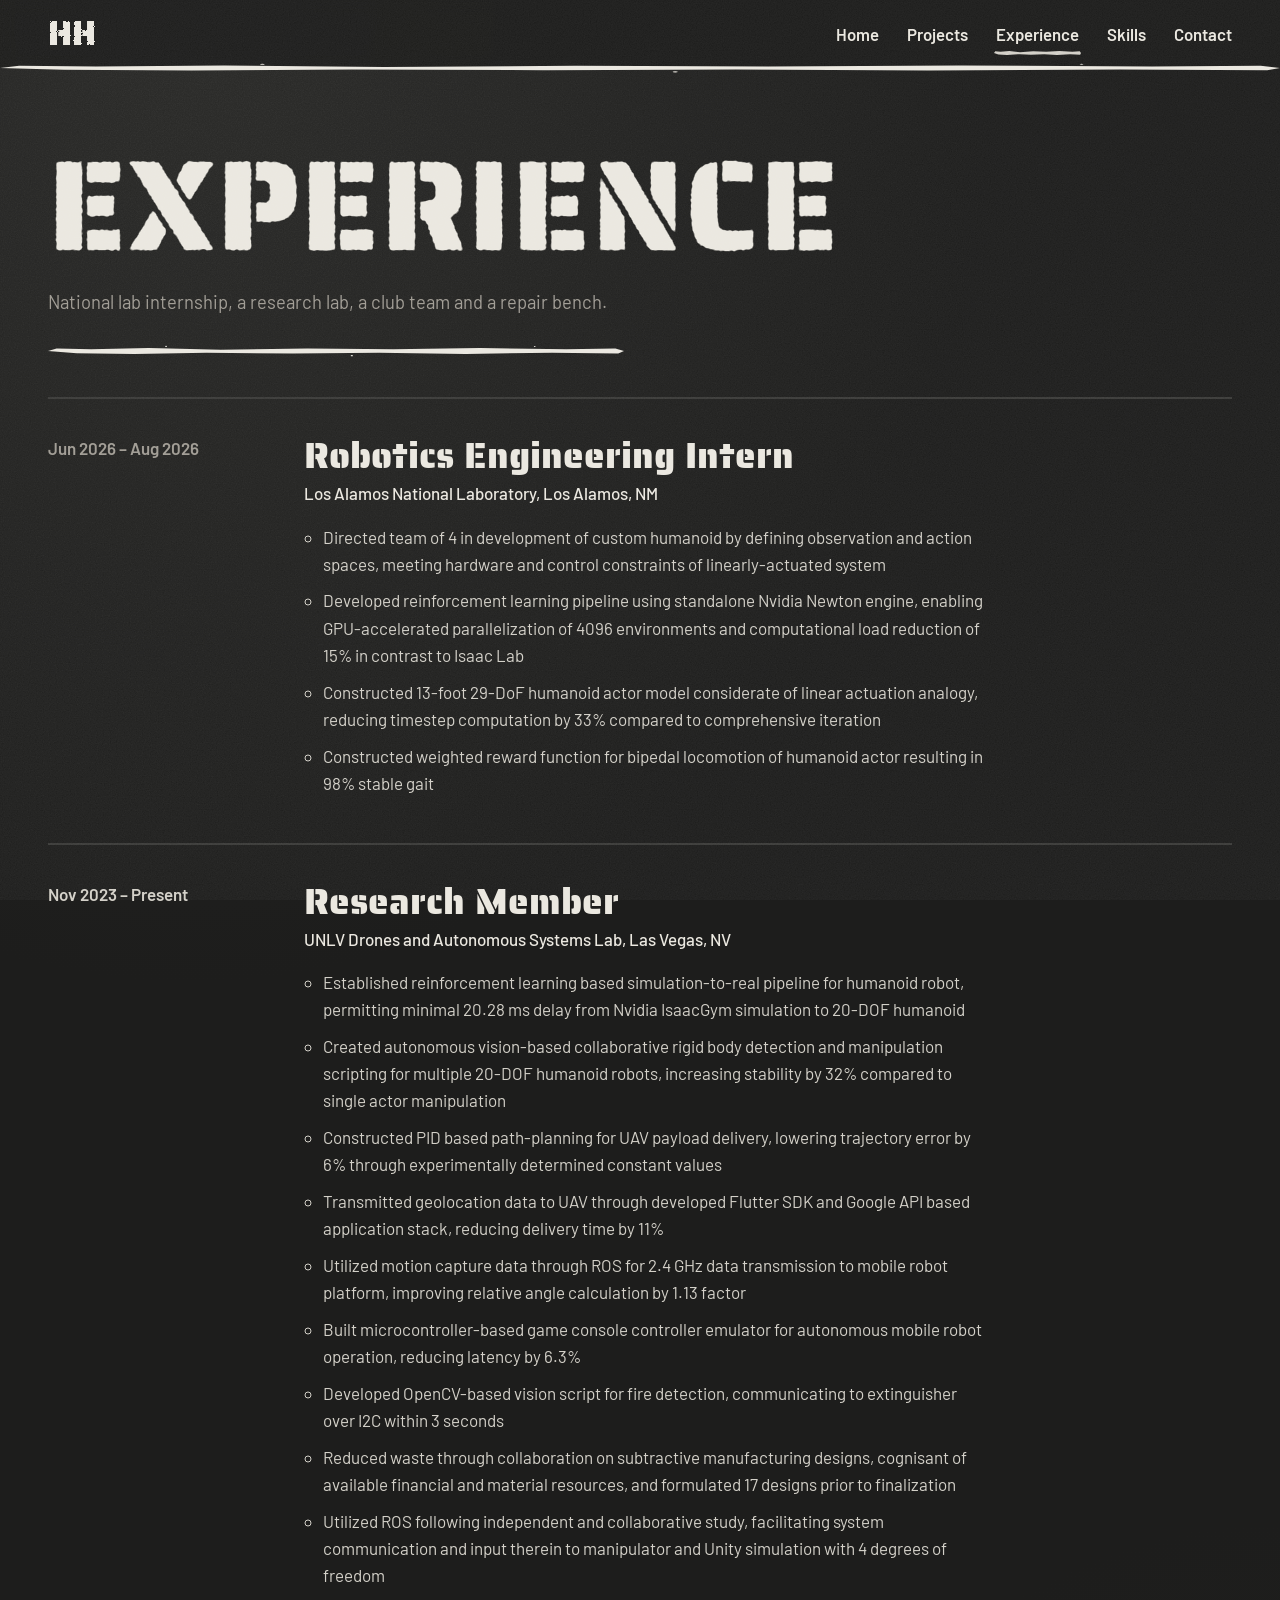
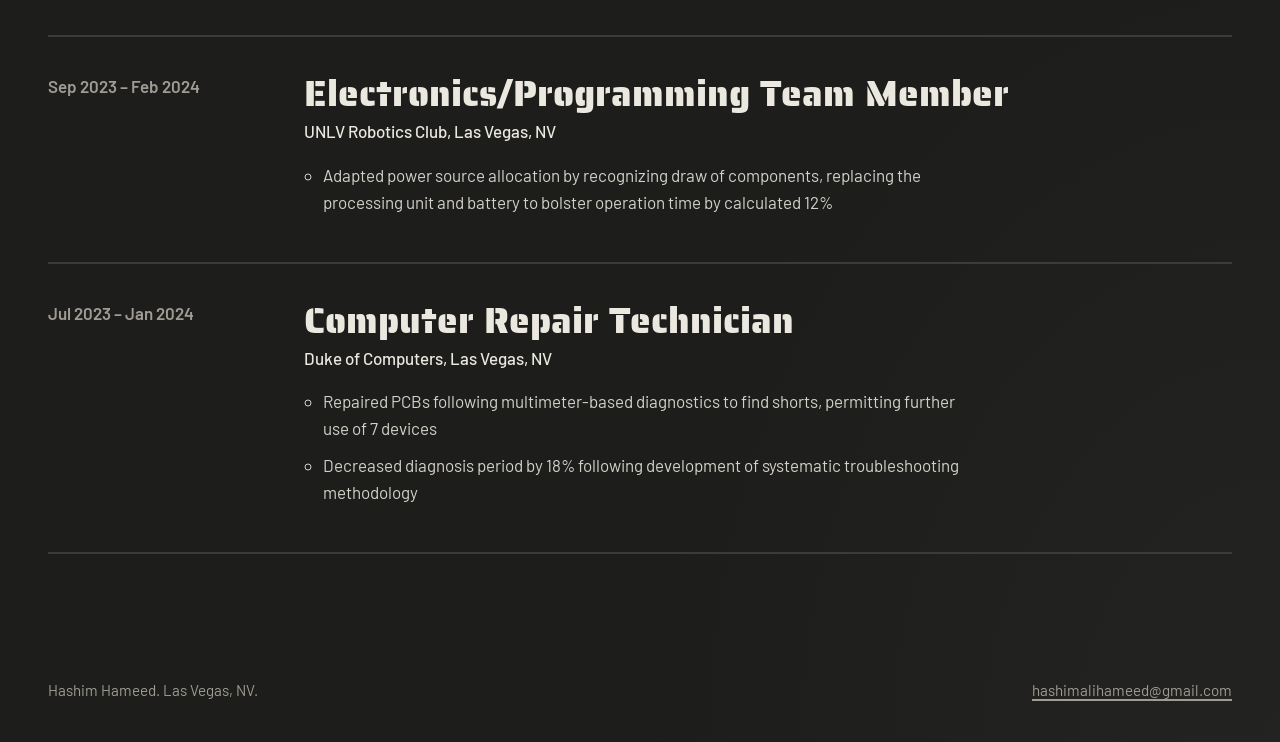
<file: experience.html>
<!DOCTYPE html>
<html lang="en">
<head>
    <meta charset="UTF-8">
    <meta name="viewport" content="width=device-width, initial-scale=1.0">
    <title>Experience - Hashim Hameed</title>
    <meta name="description" content="Work and research experience: Los Alamos National Laboratory, UNLV Drones and Autonomous Systems Lab and more.">
    <link rel="preconnect" href="https://fonts.googleapis.com">
    <link rel="preconnect" href="https://fonts.gstatic.com" crossorigin>
    <link href="https://fonts.googleapis.com/css2?family=Barlow:wght@400;500;600;700&family=Saira+Stencil+One&display=swap" rel="stylesheet">
    <link rel="stylesheet" href="css/style.css">
</head>
<body>
    <svg class="defs" width="0" height="0" aria-hidden="true" focusable="false">
        <defs>
            <!-- Spray-paint edge for large stencil type -->
            <filter id="spray" x="-3%" y="-5%" width="106%" height="112%" color-interpolation-filters="sRGB">
                <feTurbulence type="fractalNoise" baseFrequency="0.75" numOctaves="2" seed="7" result="n"/>
                <feDisplacementMap in="SourceGraphic" in2="n" scale="6" xChannelSelector="R" yChannelSelector="G" result="d"/>
                <feGaussianBlur in="d" stdDeviation="1.1" result="b"/>
                <feComponentTransfer in="b"><feFuncA type="linear" slope="2.6" intercept="-0.7"/></feComponentTransfer>
            </filter>
            <!-- Same idea, gentler, for small marks -->
            <filter id="spray-fine" x="-10%" y="-10%" width="120%" height="120%" color-interpolation-filters="sRGB">
                <feTurbulence type="fractalNoise" baseFrequency="0.9" numOctaves="2" seed="3" result="n"/>
                <feDisplacementMap in="SourceGraphic" in2="n" scale="2.5" xChannelSelector="R" yChannelSelector="G" result="d"/>
                <feGaussianBlur in="d" stdDeviation="0.5" result="b"/>
                <feComponentTransfer in="b"><feFuncA type="linear" slope="2.2" intercept="-0.5"/></feComponentTransfer>
            </filter>
        </defs>
    </svg>
    <a class="skip" href="#main">Skip to content</a>

    <header class="site-head">
        <div class="bar">
            <a class="mark" href="index.html" aria-label="Hashim Hameed, home">HH</a>
            <nav aria-label="Primary">
                <ul class="nav">
                    <li><a href="index.html">Home</a></li>
                    <li><a href="projects.html">Projects</a></li>
                    <li><a href="experience.html" aria-current="page">Experience</a></li>
                    <li><a href="skills.html">Skills</a></li>
                    <li><a href="contact.html">Contact</a></li>
                </ul>
            </nav>
        </div>
    </header>

    <main id="main">
        <div class="page-head">
            <h1>Experience</h1>
            <p>National lab internship, a research lab, a club team and a repair bench.</p>
            <div class="spray-rule" aria-hidden="true"></div>
        </div>
        <div class="content">
            <ol class="roles">
                <li class="role">
                    <div class="role-when">Jun 2026 – Aug 2026</div>
                    <div>
                        <h2>Robotics Engineering Intern</h2>
                        <p class="role-org">Los Alamos National Laboratory, Los Alamos, NM</p>
                        <ul>
                            <li>Directed team of 4 in development of custom humanoid by defining observation and action spaces, meeting hardware and control constraints of linearly-actuated system</li>
                            <li>Developed reinforcement learning pipeline using standalone Nvidia Newton engine, enabling GPU-accelerated parallelization of 4096 environments and computational load reduction of 15% in contrast to Isaac Lab</li>
                            <li>Constructed 13-foot 29-DoF humanoid actor model considerate of linear actuation analogy, reducing timestep computation by 33% compared to comprehensive iteration</li>
                            <li>Constructed weighted reward function for bipedal locomotion of humanoid actor resulting in 98% stable gait</li>
                        </ul>
                    </div>
                </li>
                <li class="role is-current">
                    <div class="role-when">Nov 2023 – Present</div>
                    <div>
                        <h2>Research Member</h2>
                        <p class="role-org">UNLV Drones and Autonomous Systems Lab, Las Vegas, NV</p>
                        <ul>
                            <li>Established reinforcement learning based simulation-to-real pipeline for humanoid robot, permitting minimal 20.28 ms delay from Nvidia IsaacGym simulation to 20-DOF humanoid</li>
                            <li>Created autonomous vision-based collaborative rigid body detection and manipulation scripting for multiple 20-DOF humanoid robots, increasing stability by 32% compared to single actor manipulation</li>
                            <li>Constructed PID based path-planning for UAV payload delivery, lowering trajectory error by 6% through experimentally determined constant values</li>
                            <li>Transmitted geolocation data to UAV through developed Flutter SDK and Google API based application stack, reducing delivery time by 11%</li>
                            <li>Utilized motion capture data through ROS for 2.4 GHz data transmission to mobile robot platform, improving relative angle calculation by 1.13 factor</li>
                            <li>Built microcontroller-based game console controller emulator for autonomous mobile robot operation, reducing latency by 6.3%</li>
                            <li>Developed OpenCV-based vision script for fire detection, communicating to extinguisher over I2C within 3 seconds</li>
                            <li>Reduced waste through collaboration on subtractive manufacturing designs, cognisant of available financial and material resources, and formulated 17 designs prior to finalization</li>
                            <li>Utilized ROS following independent and collaborative study, facilitating system communication and input therein to manipulator and Unity simulation with 4 degrees of freedom</li>
                        </ul>
                    </div>
                </li>
                <li class="role">
                    <div class="role-when">Sep 2023 – Feb 2024</div>
                    <div>
                        <h2>Electronics/Programming Team Member</h2>
                        <p class="role-org">UNLV Robotics Club, Las Vegas, NV</p>
                        <ul>
                            <li>Adapted power source allocation by recognizing draw of components, replacing the processing unit and battery to bolster operation time by calculated 12%</li>
                        </ul>
                    </div>
                </li>
                <li class="role">
                    <div class="role-when">Jul 2023 – Jan 2024</div>
                    <div>
                        <h2>Computer Repair Technician</h2>
                        <p class="role-org">Duke of Computers, Las Vegas, NV</p>
                        <ul>
                            <li>Repaired PCBs following multimeter-based diagnostics to find shorts, permitting further use of 7 devices</li>
                            <li>Decreased diagnosis period by 18% following development of systematic troubleshooting methodology</li>
                        </ul>
                    </div>
                </li>
            </ol>
        </div>
    </main>

    <footer class="site-foot">
        <span>Hashim Hameed. Las Vegas, NV.</span>
        <a href="mailto:hashimalihameed@gmail.com">hashimalihameed@gmail.com</a>
    </footer>

    <script src="js/main.js"></script>
</body>
</html>
</file>
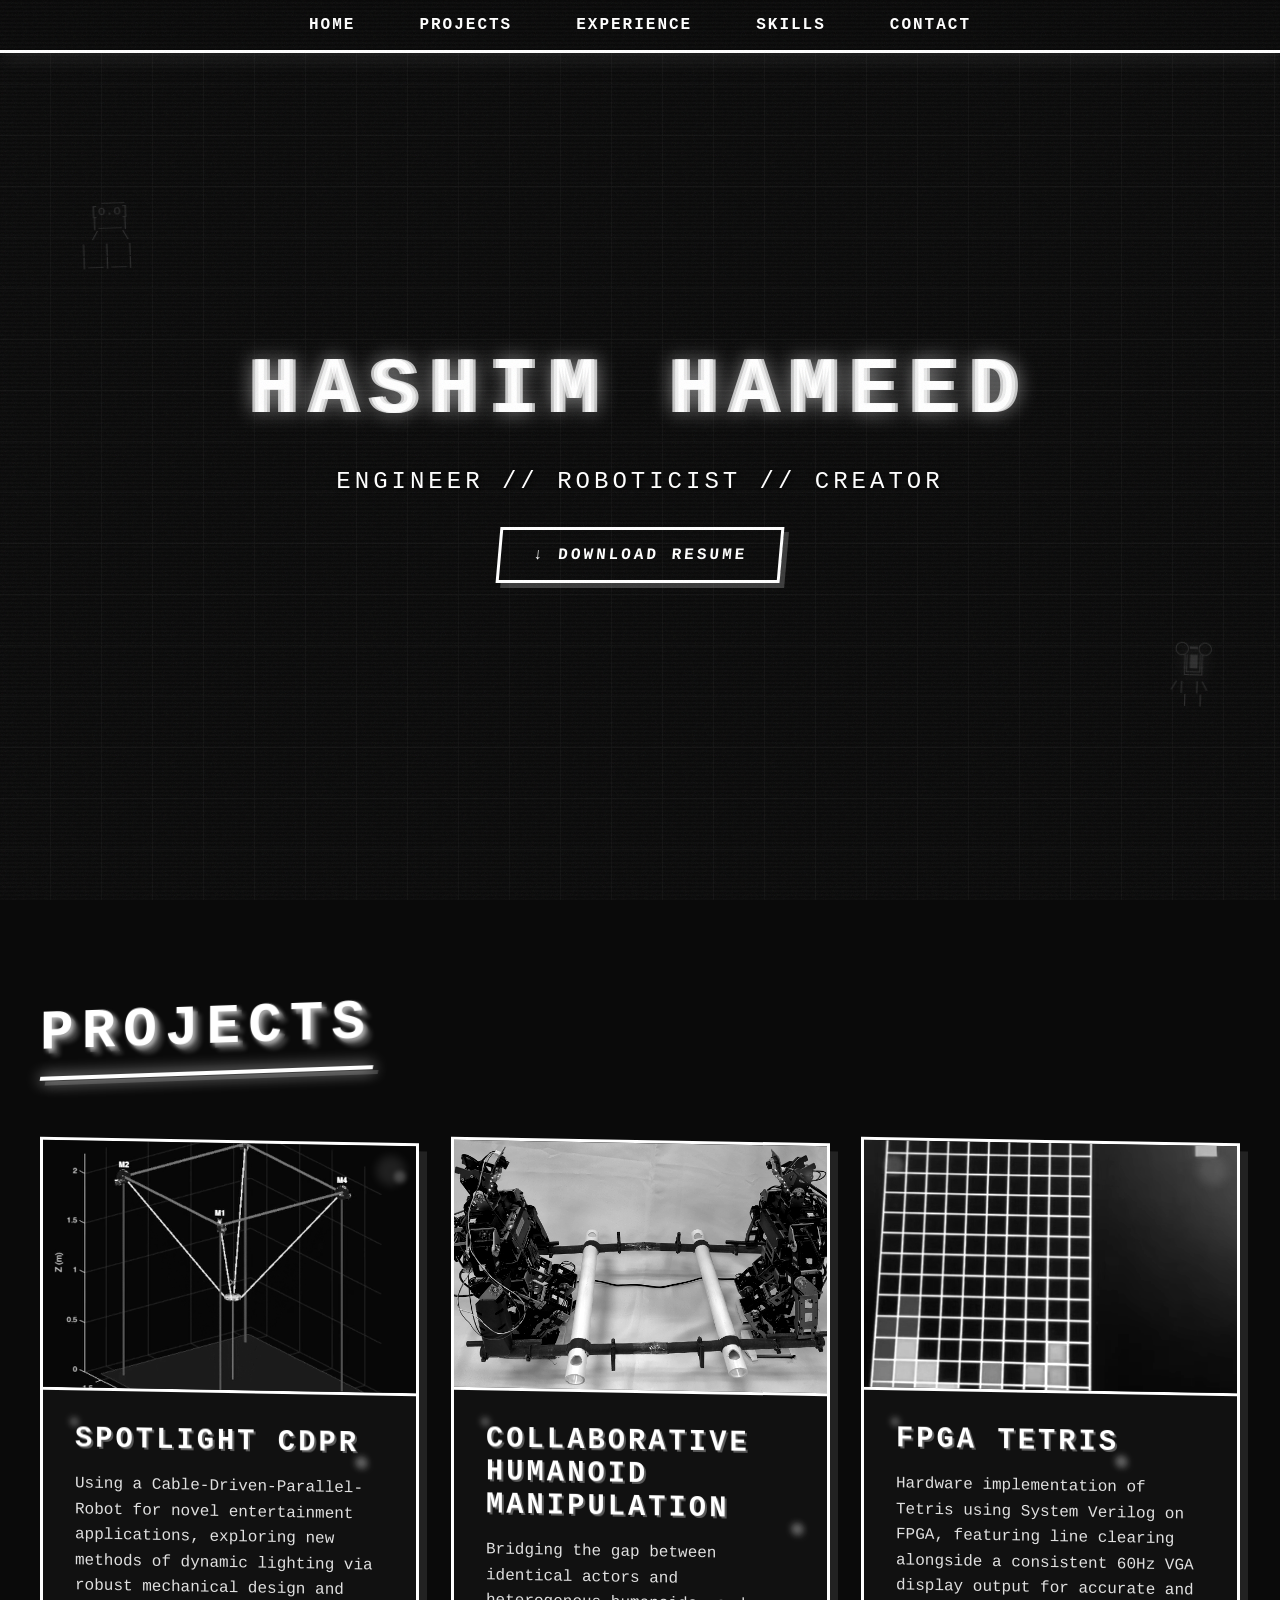
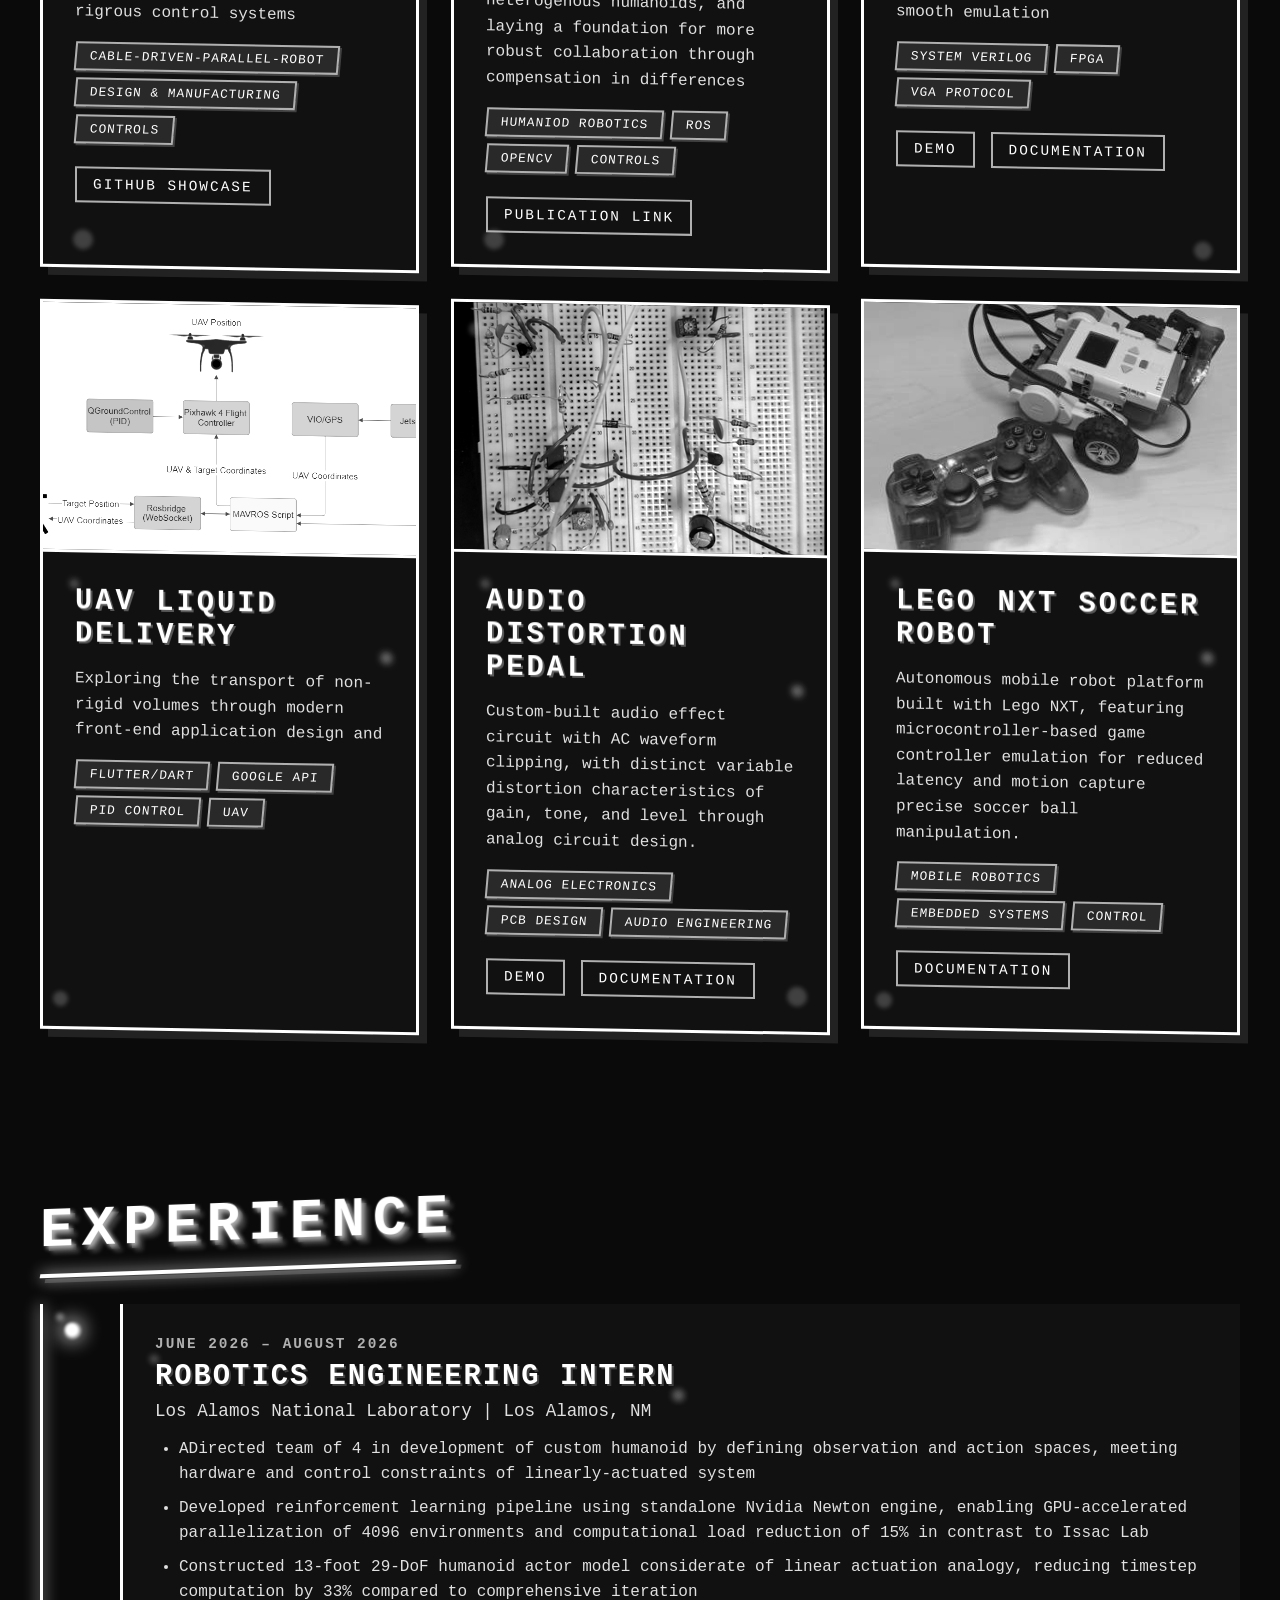
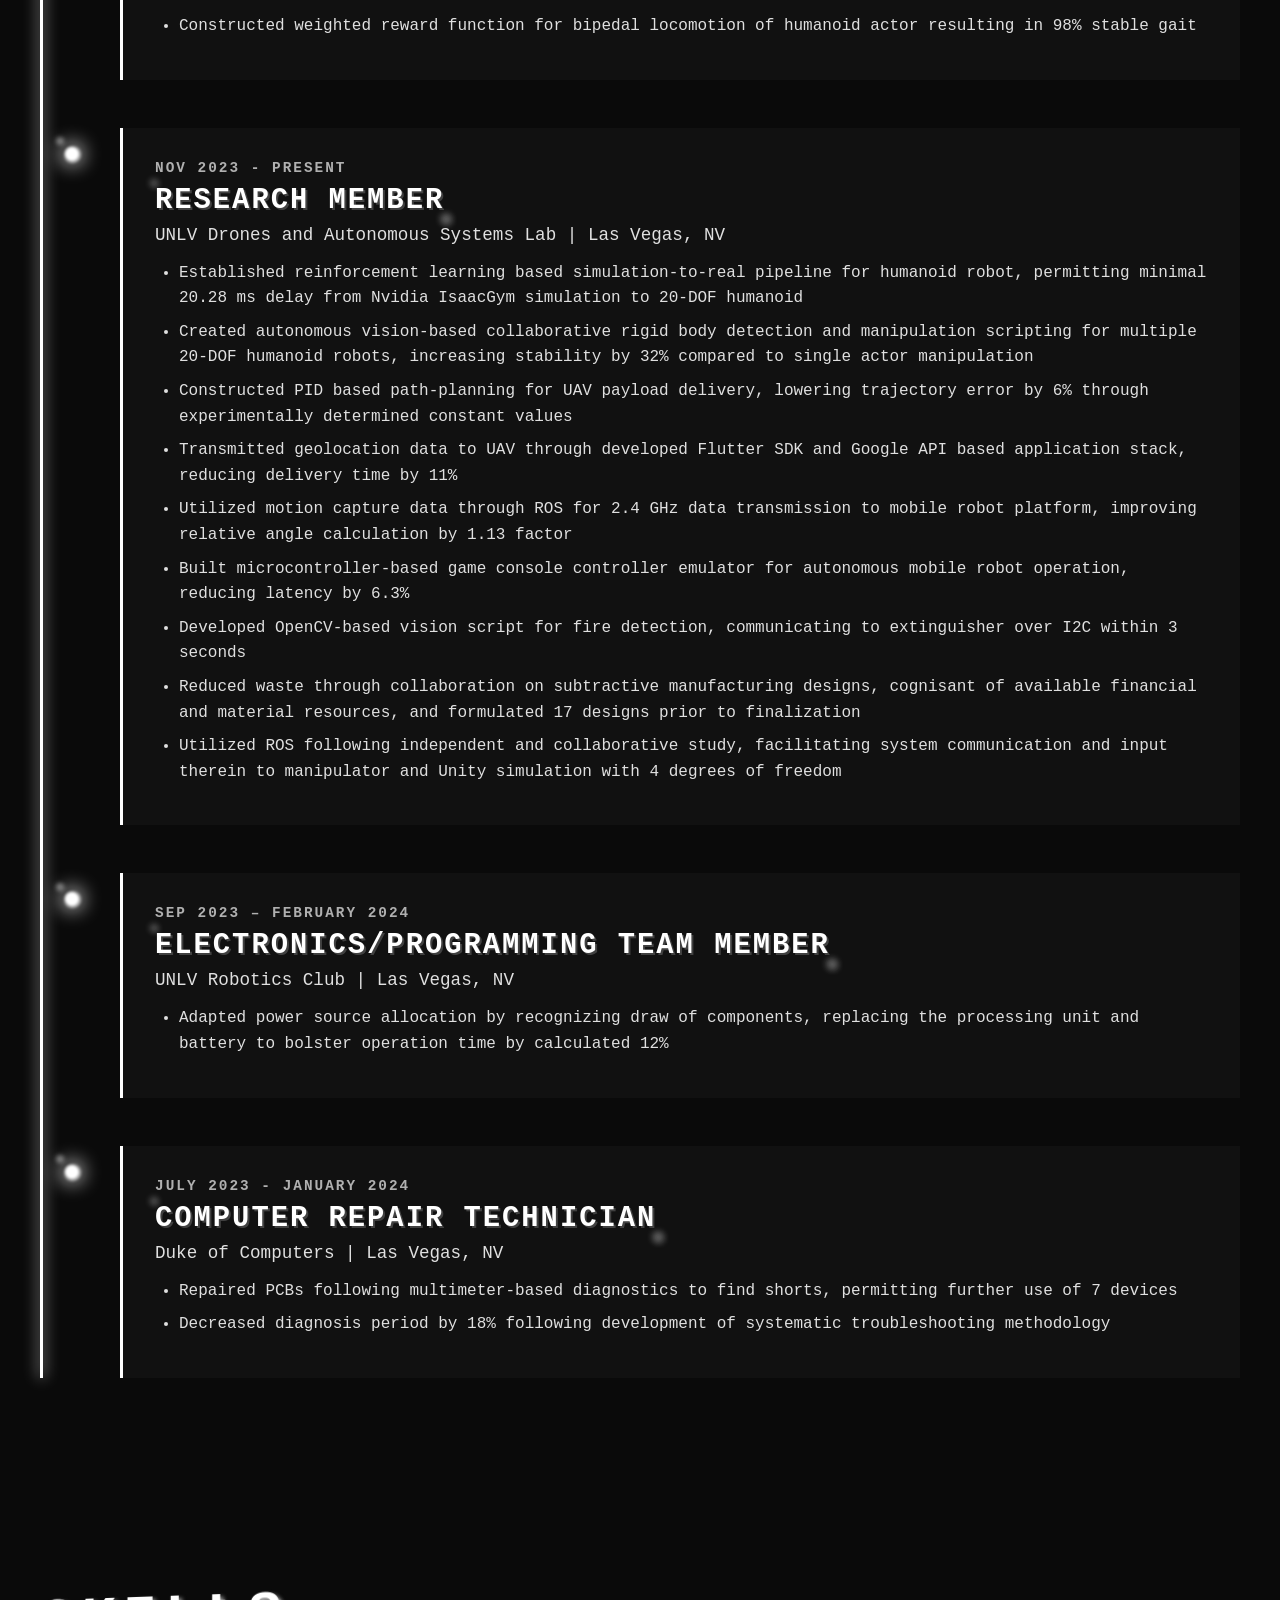
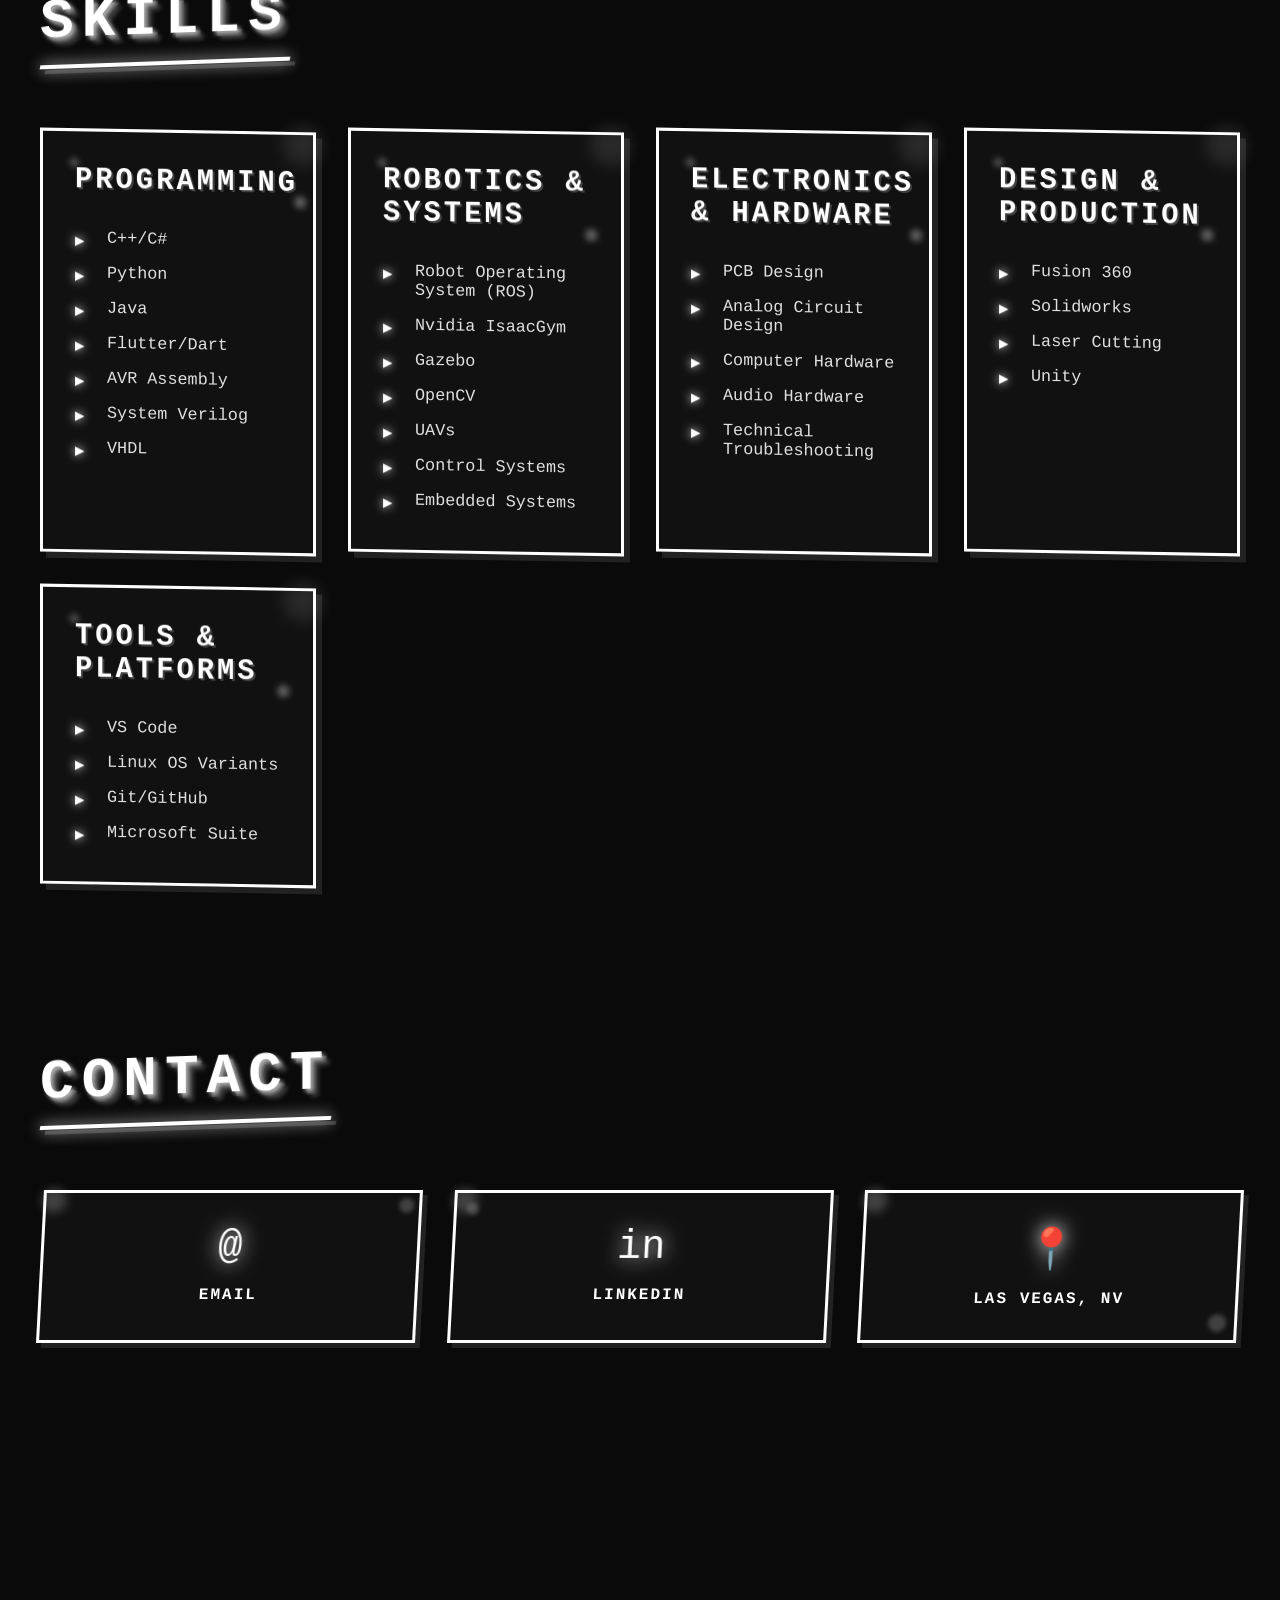
<file: index1.html>
<!DOCTYPE html>
<html lang="en">
<head>
    <meta charset="UTF-8">
    <meta name="viewport" content="width=device-width, initial-scale=1.0">
    <title>Name - Portfolio</title>
    <style>
        * {
            margin: 0;
            padding: 0;
            box-sizing: border-box;
        }

        :root {
            --primary: #ffffff;
            --secondary: #e0e0e0;
            --accent: #b0b0b0;
            --dark: #1a1a1a;
            --darker: #0a0a0a;
        }

        body {
            font-family: 'Courier New', monospace;
            background: var(--darker);
            color: var(--primary);
            overflow-x: hidden;
        }

        /* Gritty texture overlay */
        body::before {
            content: '';
            position: fixed;
            top: 0;
            left: 0;
            width: 100%;
            height: 100%;
            background-image: 
                url('data:image/svg+xml,<svg xmlns="http://www.w3.org/2000/svg" width="300" height="300"><filter id="noise"><feTurbulence baseFrequency="0.9" numOctaves="4" /></filter><rect width="100%" height="100%" filter="url(%23noise)" opacity="0.05"/></svg>');
            pointer-events: none;
            z-index: 9998;
        }

        /* Circuit Background */
        .circuit-bg {
            position: fixed;
            top: 0;
            left: 0;
            width: 100%;
            height: 100%;
            opacity: 0.03;
            z-index: 0;
            background-image: 
                repeating-linear-gradient(0deg, transparent, transparent 50px, var(--primary) 50px, var(--primary) 51px),
                repeating-linear-gradient(90deg, transparent, transparent 50px, var(--primary) 50px, var(--primary) 51px);
        }

        /* Drip paint effect */
        .paint-drip {
            position: absolute;
            width: 2px;
            background: linear-gradient(to bottom, var(--primary), transparent);
            opacity: 0.3;
            animation: drip 3s ease-in infinite;
        }

        @keyframes drip {
            0% { height: 0; }
            50% { height: 100px; }
            100% { height: 100px; opacity: 0; }
        }

        /* Navigation */
        nav {
            position: fixed;
            top: 0;
            width: 100%;
            background: rgba(10, 10, 10, 0.95);
            backdrop-filter: blur(10px);
            z-index: 1000;
            padding: 1rem 2rem;
            border-bottom: 3px solid var(--primary);
            box-shadow: 0 5px 20px rgba(255, 255, 255, 0.1);
        }

        nav ul {
            list-style: none;
            display: flex;
            justify-content: center;
            gap: 2rem;
            flex-wrap: wrap;
        }

        nav a {
            color: var(--primary);
            text-decoration: none;
            font-weight: bold;
            text-transform: uppercase;
            letter-spacing: 2px;
            transition: all 0.3s;
            position: relative;
            padding: 0.5rem 1rem;
        }

        nav a::before {
            content: '';
            position: absolute;
            top: 0;
            left: 0;
            width: 100%;
            height: 100%;
            background: var(--primary);
            opacity: 0;
            transform: skewX(-15deg);
            transition: opacity 0.3s;
            z-index: -1;
        }

        nav a:hover {
            color: var(--darker);
        }

        nav a:hover::before {
            opacity: 1;
        }

        /* Hero Section */
        .hero {
            position: relative;
            height: 100vh;
            display: flex;
            align-items: center;
            justify-content: center;
            text-align: center;
            overflow: hidden;
        }

        .hero-content {
            position: relative;
            z-index: 10;
            padding: 2rem;
        }

        /* Spray paint graffiti text */
        .graffiti-text {
            font-size: 5rem;
            font-weight: bold;
            text-transform: uppercase;
            letter-spacing: 12px;
            position: relative;
            display: inline-block;
            filter: drop-shadow(0 0 10px rgba(255, 255, 255, 0.5));
        }

        .graffiti-text::before,
        .graffiti-text::after {
            content: attr(data-text);
            position: absolute;
            top: 0;
            left: 0;
            width: 100%;
            height: 100%;
        }

        .graffiti-text::before {
            left: 3px;
            text-shadow: -3px 0 var(--accent);
            opacity: 0.7;
            animation: glitch1 2s infinite;
        }

        .graffiti-text::after {
            left: -3px;
            text-shadow: 3px 0 var(--secondary);
            opacity: 0.7;
            animation: glitch2 3s infinite;
        }

        @keyframes glitch1 {
            0%, 100% { clip-path: inset(40% 0 45% 0); }
            20% { clip-path: inset(54% 0 23% 0); }
            40% { clip-path: inset(17% 0 70% 0); }
            60% { clip-path: inset(82% 0 5% 0); }
            80% { clip-path: inset(2% 0 80% 0); }
        }

        @keyframes glitch2 {
            0%, 100% { clip-path: inset(65% 0 15% 0); }
            25% { clip-path: inset(25% 0 60% 0); }
            50% { clip-path: inset(90% 0 5% 0); }
            75% { clip-path: inset(5% 0 85% 0); }
        }

        /* Spray paint edges */
        .spray-edge {
            position: relative;
            display: inline-block;
        }

        .spray-edge::before,
        .spray-edge::after {
            content: '';
            position: absolute;
            background: var(--primary);
            border-radius: 50%;
            opacity: 0.3;
            filter: blur(3px);
        }

        .spray-edge::before {
            width: 8px;
            height: 8px;
            top: -5px;
            left: -5px;
        }

        .spray-edge::after {
            width: 12px;
            height: 12px;
            bottom: -8px;
            right: -8px;
        }

        .tagline {
            font-size: 1.5rem;
            margin-top: 2rem;
            color: var(--primary);
            letter-spacing: 4px;
            text-transform: uppercase;
            position: relative;
            text-shadow: 2px 2px 4px rgba(0, 0, 0, 0.8);
            z-index: 20;
        }

        /* Resume Download Button */
        .resume-btn {
            display: inline-block;
            margin-top: 2rem;
            padding: 1rem 2rem;
            background: transparent;
            border: 3px solid var(--primary);
            color: var(--primary);
            text-decoration: none;
            text-transform: uppercase;
            letter-spacing: 3px;
            font-weight: bold;
            font-family: 'Courier New', monospace;
            position: relative;
            overflow: hidden;
            transition: all 0.3s;
            transform: skewX(-5deg);
            box-shadow: 5px 5px 0 rgba(255, 255, 255, 0.2);
        }

        .resume-btn::before {
            content: '';
            position: absolute;
            top: 0;
            left: -100%;
            width: 100%;
            height: 100%;
            background: var(--primary);
            transition: left 0.3s;
            z-index: -1;
        }

        .resume-btn:hover {
            color: var(--darker);
            transform: skewX(-5deg) translateY(-3px);
            box-shadow: 7px 7px 0 rgba(255, 255, 255, 0.3);
        }

        .resume-btn:hover::before {
            left: 0;
        }

        /* Robot ASCII Art */
        .robot-art {
            position: absolute;
            font-size: 0.8rem;
            line-height: 1;
            opacity: 0.15;
            white-space: pre;
            animation: float 6s ease-in-out infinite;
            filter: drop-shadow(0 0 10px var(--primary));
        }

        .robot-left { top: 20%; left: 5%; }
        .robot-right { bottom: 20%; right: 5%; animation-delay: 3s; }

        @keyframes float {
            0%, 100% { transform: translateY(0) rotate(-2deg); }
            50% { transform: translateY(-20px) rotate(2deg); }
        }

        /* Section Styling */
        section {
            position: relative;
            min-height: 100vh;
            padding: 6rem 2rem 4rem;
            z-index: 1;
        }

        .container {
            max-width: 1200px;
            margin: 0 auto;
        }

        /* Graffiti section headers */
        h2 {
            font-size: 3.5rem;
            margin-bottom: 3rem;
            text-transform: uppercase;
            letter-spacing: 8px;
            position: relative;
            display: inline-block;
            transform: skewY(-2deg);
            filter: drop-shadow(5px 5px 0 rgba(255, 255, 255, 0.2));
        }

        h2::before {
            content: attr(data-text);
            position: absolute;
            top: 3px;
            left: 3px;
            z-index: -1;
            color: var(--accent);
            filter: blur(2px);
        }

        h2::after {
            content: '';
            position: absolute;
            bottom: -15px;
            left: 0;
            width: 100%;
            height: 4px;
            background: var(--primary);
            box-shadow: 0 0 15px var(--primary);
            transform: skewX(-10deg);
        }

        /* Rough paint splatters */
        .splatter {
            position: absolute;
            width: 20px;
            height: 20px;
            background: var(--primary);
            border-radius: 50%;
            opacity: 0.2;
            filter: blur(2px);
        }

        /* Projects Grid */
        .projects-grid {
            display: grid;
            grid-template-columns: repeat(auto-fit, minmax(300px, 1fr));
            gap: 2rem;
            margin-top: 2rem;
        }

        .project-card {
            background: rgba(255, 255, 255, 0.03);
            border: 3px solid var(--primary);
            padding: 0;
            transition: all 0.3s;
            position: relative;
            overflow: hidden;
            transform: skewY(1deg);
            box-shadow: 8px 8px 0 rgba(255, 255, 255, 0.1);
        }

        .project-image {
            width: 100%;
            height: 250px;
            object-fit: cover;
            display: block;
            filter: grayscale(100%) contrast(1.2);
            border-bottom: 3px solid var(--primary);
            position: relative;
        }
        
        /* Fallback styling when image fails to load */
        .project-image[alt]::after {
            content: attr(alt);
            position: absolute;
            top: 50%;
            left: 50%;
            transform: translate(-50%, -50%);
            color: var(--primary);
            text-align: center;
            font-size: 1.2rem;
            letter-spacing: 2px;
            text-transform: uppercase;
            width: 100%;
            padding: 2rem;
        }

        .project-content {
            padding: 2rem;
        }

        /* Rough painted border effect */
        .project-card::before {
            content: '';
            position: absolute;
            top: -3px;
            left: -3px;
            right: -3px;
            bottom: -3px;
            background: linear-gradient(45deg, var(--primary) 0%, transparent 50%, var(--primary) 100%);
            opacity: 0;
            transition: opacity 0.3s;
            z-index: -1;
        }

        .project-card::after {
            content: '';
            position: absolute;
            top: 10px;
            right: 10px;
            width: 30px;
            height: 30px;
            background: var(--primary);
            opacity: 0.1;
            border-radius: 50%;
            filter: blur(5px);
        }

        .project-card:hover {
            transform: skewY(1deg) translateY(-8px);
            box-shadow: 12px 12px 0 rgba(255, 255, 255, 0.15);
            border-color: var(--secondary);
        }

        .project-card:hover::before {
            opacity: 0.1;
        }

        .project-title {
            font-size: 1.8rem;
            margin-bottom: 1rem;
            text-transform: uppercase;
            letter-spacing: 3px;
            position: relative;
            filter: drop-shadow(2px 2px 0 rgba(255, 255, 255, 0.3));
        }

        .project-desc {
            color: var(--secondary);
            line-height: 1.6;
            margin-bottom: 1rem;
        }

        .project-links {
            display: flex;
            gap: 1rem;
            margin-top: 1.5rem;
            flex-wrap: wrap;
        }

        .project-link {
            padding: 0.5rem 1rem;
            background: transparent;
            border: 2px solid var(--accent);
            color: var(--primary);
            text-decoration: none;
            text-transform: uppercase;
            font-size: 0.9rem;
            letter-spacing: 2px;
            transition: all 0.3s;
            position: relative;
            overflow: hidden;
        }

        .project-link::before {
            content: '';
            position: absolute;
            top: 0;
            left: -100%;
            width: 100%;
            height: 100%;
            background: var(--primary);
            transition: left 0.3s;
            z-index: -1;
        }

        .project-link:hover {
            color: var(--darker);
            border-color: var(--primary);
        }

        .project-link:hover::before {
            left: 0;
        }

        .tech-stack {
            display: flex;
            flex-wrap: wrap;
            gap: 0.5rem;
            margin-top: 1rem;
        }

        .tech-tag {
            background: rgba(255, 255, 255, 0.1);
            border: 2px solid var(--accent);
            padding: 0.3rem 0.8rem;
            font-size: 0.8rem;
            text-transform: uppercase;
            letter-spacing: 1px;
            transform: skewX(-5deg);
            box-shadow: 2px 2px 0 rgba(255, 255, 255, 0.2);
        }

        /* Experience Timeline */
        .timeline {
            position: relative;
            padding-left: 3rem;
        }

        .timeline::before {
            content: '';
            position: absolute;
            left: 0;
            top: 0;
            bottom: 0;
            width: 3px;
            background: var(--primary);
            box-shadow: 0 0 15px var(--primary);
        }

        .timeline-item {
            position: relative;
            margin-bottom: 3rem;
            padding-left: 2rem;
            padding: 2rem;
            background: rgba(255, 255, 255, 0.03);
            border-left: 3px solid var(--primary);
            margin-left: 2rem;
        }

        .timeline-item::before {
            content: '';
            position: absolute;
            left: -3.8rem;
            top: 1rem;
            width: 20px;
            height: 20px;
            background: radial-gradient(circle, var(--primary) 40%, transparent 70%);
            border-radius: 50%;
            filter: blur(1px);
            box-shadow: 
                0 0 20px var(--primary),
                inset -2px -2px 5px rgba(255,255,255,0.5);
            animation: pulse 2s infinite;
        }

        .timeline-item::after {
            content: '';
            position: absolute;
            left: -4.2rem;
            top: 0.6rem;
            width: 8px;
            height: 8px;
            background: var(--primary);
            border-radius: 50%;
            opacity: 0.4;
            filter: blur(2px);
        }

        @keyframes pulse {
            0%, 100% { transform: scale(1); opacity: 1; }
            50% { transform: scale(1.2); opacity: 0.8; }
        }

        .timeline-date {
            color: var(--accent);
            font-size: 0.9rem;
            margin-bottom: 0.5rem;
            text-transform: uppercase;
            letter-spacing: 2px;
            font-weight: bold;
        }

        .timeline-title {
            font-size: 1.8rem;
            margin-bottom: 0.5rem;
            text-transform: uppercase;
            letter-spacing: 2px;
            filter: drop-shadow(2px 2px 0 rgba(255, 255, 255, 0.2));
        }

        .timeline-company {
            color: var(--secondary);
            margin-bottom: 1rem;
            font-size: 1.1rem;
        }

        .timeline-desc {
            color: var(--secondary);
            line-height: 1.6;
        }

        .timeline-desc ul {
            margin-top: 0.5rem;
            padding-left: 1.5rem;
        }

        .timeline-desc li {
            margin-bottom: 0.5rem;
        }

        /* Skills Grid */
        .skills-grid {
            display: grid;
            grid-template-columns: repeat(auto-fit, minmax(250px, 1fr));
            gap: 2rem;
            margin-top: 2rem;
        }

        .skill-category {
            background: rgba(255, 255, 255, 0.03);
            border: 3px solid var(--primary);
            padding: 2rem;
            transform: skewY(-1deg);
            box-shadow: 6px 6px 0 rgba(255, 255, 255, 0.1);
            position: relative;
        }

        .skill-category::before {
            content: '';
            position: absolute;
            top: -10px;
            right: -10px;
            width: 40px;
            height: 40px;
            background: var(--primary);
            opacity: 0.1;
            border-radius: 50%;
            filter: blur(8px);
        }

        .skill-category h3 {
            font-size: 1.8rem;
            margin-bottom: 1.5rem;
            text-transform: uppercase;
            letter-spacing: 3px;
            filter: drop-shadow(2px 2px 0 rgba(255, 255, 255, 0.2));
        }

        .skill-list {
            list-style: none;
        }

        .skill-list li {
            padding: 0.5rem 0;
            color: var(--secondary);
            position: relative;
            padding-left: 2rem;
            font-size: 1.05rem;
        }

        .skill-list li::before {
            content: '▸';
            position: absolute;
            left: 0;
            color: var(--primary);
            font-size: 1.2rem;
            filter: drop-shadow(0 0 5px var(--primary));
        }

        /* Contact Section */
        .contact-grid {
            display: grid;
            grid-template-columns: repeat(auto-fit, minmax(200px, 1fr));
            gap: 2rem;
            margin-top: 2rem;
        }

        .contact-item {
            text-align: center;
            padding: 2rem;
            background: rgba(255, 255, 255, 0.03);
            border: 3px solid var(--primary);
            transition: all 0.3s;
            transform: skewX(-3deg);
            box-shadow: 5px 5px 0 rgba(255, 255, 255, 0.1);
            position: relative;
        }

        .contact-item::before {
            content: '';
            position: absolute;
            top: -5px;
            left: -5px;
            width: 25px;
            height: 25px;
            background: var(--primary);
            opacity: 0.2;
            border-radius: 50%;
            filter: blur(5px);
        }

        .contact-item:hover {
            background: rgba(255, 255, 255, 0.08);
            transform: skewX(-3deg) translateY(-5px);
            box-shadow: 8px 8px 0 rgba(255, 255, 255, 0.15);
        }

        .contact-icon {
            font-size: 2.5rem;
            margin-bottom: 1rem;
            filter: drop-shadow(0 0 10px var(--primary));
        }

        .contact-item a {
            color: var(--primary);
            text-decoration: none;
            text-transform: uppercase;
            letter-spacing: 2px;
            font-weight: bold;
        }

        /* Scanline Effect */
        .scanline {
            position: fixed;
            top: 0;
            left: 0;
            width: 100%;
            height: 100%;
            background: linear-gradient(
                transparent 50%,
                rgba(255, 255, 255, 0.02) 50%
            );
            background-size: 100% 4px;
            pointer-events: none;
            z-index: 9999;
            animation: scan 8s linear infinite;
        }

        @keyframes scan {
            0% { transform: translateY(0); }
            100% { transform: translateY(4px); }
        }

        /* Responsive */
        @media (max-width: 768px) {
            .graffiti-text { font-size: 2.5rem; letter-spacing: 4px; }
            .tagline { font-size: 1rem; }
            h2 { font-size: 2rem; letter-spacing: 4px; }
            .timeline { padding-left: 2rem; }
            .timeline-item { margin-left: 1rem; }
            .robot-art { display: none; }
            .project-links { flex-direction: column; }
        }
    </style>
</head>
<body>
    <div class="circuit-bg"></div>
    <div class="scanline"></div>

    <nav>
        <ul>
            <li><a href="#home">Home</a></li>
            <li><a href="#projects">Projects</a></li>
            <li><a href="#experience">Experience</a></li>
            <li><a href="#skills">Skills</a></li>
            <li><a href="#contact">Contact</a></li>
        </ul>
    </nav>

    <section class="hero" id="home">
        <div class="robot-art robot-left">
    ___
   [o.o]
   |___|
   /   \
  |  |  |
  |__|__|
        </div>
        <div class="robot-art robot-right">
  ◯━◯
  ║█║
  ╚═╝
 /| |\
  | |
        </div>
        <div class="hero-content">
            <h1 class="graffiti-text" data-text="HASHIM HAMEED">HASHIM HAMEED</h1>
            <p class="tagline">ENGINEER // ROBOTICIST // CREATOR</p>
            <a href="assets/Hashim Hameed - CV (19).pdf" class="resume-btn" download>↓ Download Resume</a>
        </div>
    </section>

    <section id="projects">
        <div class="container">
            <h2 data-text="PROJECTS">PROJECTS</h2>
            <div class="projects-grid">
                <div class="project-card">
                    <img src="assets/portfolio_cdpr.gif" alt="Spotlight CDPR" class="project-image">
                    <div class="project-content">
                        <span class="splatter" style="top: 25px; right: 10px; width: 12px; height: 12px;"></span>
                        <span class="splatter" style="bottom: 15px; left: 30px;"></span>
                        <h3 class="project-title spray-edge">Spotlight CDPR</h3>
                        <p class="project-desc">Using a Cable-Driven-Parallel-Robot for novel entertainment applications, 
                            exploring new methods of dynamic lighting via robust mechanical design and rigrous control systems
                        </p>
                        <div class="tech-stack">
                            <span class="tech-tag">Cable-Driven-Parallel-Robot</span>
                            <span class="tech-tag">Design & Manufacturing</span>
                            <span class="tech-tag">Controls</span>
                        </div>
                        <div class="project-links">
                            <!-- <a href="https://github.com/yourusername/humanoid-collab" class="project-link" target="_blank">GitHub</a> -->
                            <a href="https://github.com/untitled-sound/SD_CDPR_Spotlight/tree/main" class="project-link">GitHub Showcase</a>
                             <!-- <a href="assets/Collaborative_Rigid_Body_Manipulation_Toward_Heterogeneous_Humanoids-2.pdf" class="project-link" download>↓ Download Paper</a> -->
                        </div>
                    </div>
                </div>
                <div class="project-card">
                    <img src="assets/darwins_carrying.jpg" alt="Collaborative Humanoid Manipulation" class="project-image">
                    <div class="project-content">
                        <span class="splatter" style="top: 25px; right: 10px; width: 12px; height: 12px;"></span>
                        <span class="splatter" style="bottom: 15px; left: 30px;"></span>
                        <h3 class="project-title spray-edge">Collaborative Humanoid Manipulation</h3>
                        <p class="project-desc">Bridging the gap between identical actors and heterogenous humanoids, and laying a foundation for more robust collaboration through compensation in differences</p>
                        <div class="tech-stack">
                            <span class="tech-tag">Humaniod Robotics</span>
                            <span class="tech-tag">ROS</span>
                            <span class="tech-tag">OpenCV</span>
                            <span class="tech-tag">Controls</span>
                        </div>
                        <div class="project-links">
                            <!-- <a href="https://github.com/yourusername/humanoid-collab" class="project-link" target="_blank">GitHub</a> -->
                            <a href="https://ieeexplore.ieee.org/document/11393792/keywords#keywords" class="project-link">Publication Link</a>
                             <!-- <a href="assets/Collaborative_Rigid_Body_Manipulation_Toward_Heterogeneous_Humanoids-2.pdf" class="project-link" download>↓ Download Paper</a> -->
                        </div>
                    </div>
                </div>
                <div class="project-card">
                    <img src="assets/tetris.png" alt="FPGA Tetris" class="project-image">
                    <div class="project-content">
                        <span class="splatter" style="top: 15px; left: 20px;"></span>
                        <span class="splatter" style="bottom: 10px; right: 25px; width: 18px; height: 18px;"></span>
                        <h3 class="project-title spray-edge">FPGA Tetris</h3>
                        <p class="project-desc">Hardware implementation of Tetris using System Verilog on FPGA, featuring line clearing alongside a consistent 60Hz VGA display output for accurate and smooth emulation</p>
                        <div class="tech-stack">
                            <span class="tech-tag">System Verilog</span>
                            <span class="tech-tag">FPGA</span>
                            <span class="tech-tag">VGA Protocol</span>
                        </div>
                        <div class="project-links">
                            <a href="https://youtube.com/shorts/C48AgfLrn5g" class="project-link" target="_blank">Demo</a>
                            <a href="https://github.com/untitled-sound/hhprojects.github.io/blob/main/fpga_tetris_documentation" class="project-link" target="_blank">Documentation</a>
                        </div>
                    </div>
                </div>
                <div class="project-card">
                    <img src="assets/UAV_delivery.png" alt="UAV Liquid Delivery" class="project-image">
                    <div class="project-content">
                        <span class="splatter" style="top: 10px; right: 15px;"></span>
                        <span class="splatter" style="bottom: 20px; left: 10px; width: 15px; height: 15px;"></span>
                        <h3 class="project-title spray-edge">UAV Liquid Delivery</h3>
                        <p class="project-desc">Exploring the transport of non-rigid volumes through modern front-end application design and </p>
                        <div class="tech-stack">
                            <span class="tech-tag">Flutter/Dart</span>
                            <span class="tech-tag">Google API</span>
                            <span class="tech-tag">PID Control</span>
                            <span class="tech-tag">UAV</span>
                        </div>
                        <div class="project-links">
                            <!-- <a href="https://github.com/yourusername/uav-delivery" class="project-link" ztarget="_blank">GitHub</a> -->
                        </div>
                    </div>
                </div>
                <div class="project-card">
                    <img src="assets/distortion_pedal_circuit.png" alt="Audio Distortion Pedal" class="project-image">
                    <div class="project-content">
                        <span class="splatter" style="top: 20px; left: 15px; width: 14px; height: 14px;"></span>
                        <span class="splatter" style="bottom: 25px; right: 20px;"></span>
                        <h3 class="project-title spray-edge">Audio Distortion Pedal</h3>
                        <p class="project-desc">Custom-built audio effect circuit with AC waveform clipping, with distinct variable distortion characteristics of gain, tone, and level through analog circuit design.</p>
                        <div class="tech-stack">
                            <span class="tech-tag">Analog Electronics</span>
                            <span class="tech-tag">PCB Design</span>
                            <span class="tech-tag">Audio Engineering</span>
                        </div>
                        <div class="project-links">
                            <a href="https://youtu.be/rtZpoOfIEeM" class="project-link" target="_blank">Demo</a>

                            <a href="https://github.com/untitled-sound/hhprojects.github.io/tree/main/audio_distortion_pedal_documentation" class="project-link" target="_blank">Documentation</a>
                        </div>
                    </div>
                </div>
                <div class="project-card">
                    <img src="assets/nxt_soccer.png" alt="Lego NXT Soccer Robot" class="project-image">
                    <div class="project-content">
                        <span class="splatter" style="top: 12px; right: 18px;"></span>
                        <span class="splatter" style="bottom: 18px; left: 12px; width: 16px; height: 16px;"></span>
                        <h3 class="project-title spray-edge">Lego NXT Soccer Robot</h3>
                        <p class="project-desc">Autonomous mobile robot platform built with Lego NXT, featuring microcontroller-based game controller emulation for reduced latency and motion capture precise soccer ball manipulation.</p>
                        <div class="tech-stack">
                            <span class="tech-tag">Mobile Robotics</span>
                            <span class="tech-tag">Embedded Systems</span>
                            <span class="tech-tag">Control</span>
                        </div>
                        <div class="project-links">
                            <!-- <a href="https://github.com/yourusername/nxt-soccer" class="project-link" target="_blank">GitHub</a> -->
                            <a href="https://github.com/untitled-sound/hhprojects.github.io/tree/main/nxt_documentation" class="project-link" target="_blank">Documentation</a>
                        </div>
                    </div>
                </div>
                <!-- <div class="project-card">
                    <img src="https://via.placeholder.com/600x400/1a1a1a/ffffff?text=Embedded+PWM+Motor" alt="Embedded Motor Control" class="project-image">
                    <div class="project-content">
                        <span class="splatter" style="top: 18px; left: 22px; width: 13px; height: 13px;"></span>
                        <span class="splatter" style="bottom: 12px; right: 15px;"></span>
                        <h3 class="project-title spray-edge">Embedded Motor Control System</h3>
                        <p class="project-desc">PWM-based DC motor control with custom GUI for 30-130 RPM speed input via USART. Real-time plotting of encoder feedback with ultrasonic sensor integration and servo-mounted 120° field sweep.</p>
                        <div class="tech-stack">
                            <span class="tech-tag">C/C++</span>
                            <span class="tech-tag">AVR</span>
                            <span class="tech-tag">PWM</span>
                            <span class="tech-tag">USART</span>
                        </div>
                        <div class="project-links">
                            <a href="https://github.com/yourusername/embedded-motor-control" class="project-link" target="_blank">GitHub</a>
                        </div>
                    </div>
                </div> -->
            </div>
        </div>
    </section>

    <section id="experience">
        <div class="container">
            <h2 data-text="EXPERIENCE">EXPERIENCE</h2>
            <div class="timeline">
                <div class="timeline-item">
                    <div class="timeline-date">June 2026 – August 2026</div>
                    <h3 class="timeline-title spray-edge">Robotics Engineering Intern</h3>
                    <p class="timeline-company">Los Alamos National Laboratory | Los Alamos, NM</p>
                    <div class="timeline-desc">
                        <ul>
                            <li>ADirected team of 4 in development of custom humanoid by defining observation and action spaces, meeting hardware and control constraints of linearly-actuated system</li>
                            <li>Developed reinforcement learning pipeline using standalone Nvidia Newton engine, enabling GPU-accelerated parallelization of 4096 environments and computational load reduction of 15% in contrast to Issac Lab</li>
                            <li>Constructed 13-foot 29-DoF humanoid actor model considerate of linear actuation analogy, reducing timestep computation by 33% compared to comprehensive iteration</li>
                            <li>Constructed weighted reward function for bipedal locomotion of humanoid actor resulting in 98% stable gait</li>
                        </ul>
                    </div>
                </div>
                <div class="timeline-item">
                    <div class="timeline-date">Nov 2023 - Present</div>
                    <h3 class="timeline-title spray-edge">Research Member</h3>
                    <p class="timeline-company">UNLV Drones and Autonomous Systems Lab | Las Vegas, NV</p>
                    <div class="timeline-desc">
                        <ul>
                            <li>Established reinforcement learning based simulation-to-real pipeline for humanoid robot, permitting minimal 20.28 ms delay from Nvidia IsaacGym simulation to 20-DOF humanoid</li>
                            <li>Created autonomous vision-based collaborative rigid body detection and manipulation scripting for multiple 20-DOF humanoid robots, increasing stability by 32% compared to single actor manipulation</li>
                            <li>Constructed PID based path-planning for UAV payload delivery, lowering trajectory error by 6% through experimentally determined constant values</li>
                            <li>Transmitted geolocation data to UAV through developed Flutter SDK and Google API based application stack, reducing delivery time by 11%</li>
                            <li>Utilized motion capture data through ROS for 2.4 GHz data transmission to mobile robot platform, improving relative angle calculation by 1.13 factor</li>
                            <li>Built microcontroller-based game console controller emulator for autonomous mobile robot operation, reducing latency by 6.3%</li>
                            <li>Developed OpenCV-based vision script for fire detection, communicating to extinguisher over I2C within 3 seconds</li>
                            <li>Reduced waste through collaboration on subtractive manufacturing designs, cognisant of available financial and material resources, and formulated 17 designs prior to finalization</li>
                            <li>Utilized ROS following independent and collaborative study, facilitating system communication and input therein to manipulator and Unity simulation with 4 degrees of freedom</li>
                        </ul>
                    </div>
                </div>
                 <div class="timeline-item">
                    <div class="timeline-date">Sep 2023 – February 2024</div>
                    <h3 class="timeline-title spray-edge">Electronics/Programming Team Member</h3>
                    <p class="timeline-company">UNLV Robotics Club | Las Vegas, NV</p>
                    <div class="timeline-desc">
                        <ul>
                            <li>Adapted power source allocation by recognizing draw of components, replacing the processing unit and battery to bolster operation time by calculated 12%</li>
                        </ul>
                    </div>
                </div>
                <div class="timeline-item">
                    <div class="timeline-date">July 2023 - January 2024</div>
                    <h3 class="timeline-title spray-edge">Computer Repair Technician</h3>
                    <p class="timeline-company">Duke of Computers | Las Vegas, NV</p>
                    <div class="timeline-desc">
                        <ul>
                            <li>Repaired PCBs following multimeter-based diagnostics to find shorts, permitting further use of 7 devices</li>
                            <li>Decreased diagnosis period by 18% following development of systematic troubleshooting methodology</li>
                        </ul>
                    </div>
                </div>
            </div>
        </div>
    </section>

    <section id="skills">
        <div class="container">
            <h2 data-text="SKILLS">SKILLS</h2>
            <div class="skills-grid">
                <div class="skill-category">
                    <h3 class="spray-edge">Programming</h3>
                    <ul class="skill-list">
                        <li>C++/C#</li>
                        <li>Python</li>
                        <li>Java</li>
                        <li>Flutter/Dart</li>
                        <li>AVR Assembly</li>
                        <li>System Verilog</li>
                        <li>VHDL</li>
                    </ul>
                </div>
                <div class="skill-category">
                    <h3 class="spray-edge">Robotics & Systems</h3>
                    <ul class="skill-list">
                        <li>Robot Operating System (ROS)</li>
                        <li>Nvidia IsaacGym</li>
                        <li>Gazebo</li>
                        <li>OpenCV</li>
                        <li>UAVs</li>
                        <li>Control Systems</li>
                        <li>Embedded Systems</li>
                    </ul>
                </div>
                <div class="skill-category">
                    <h3 class="spray-edge">Electronics & Hardware</h3>
                    <ul class="skill-list">
                        <li>PCB Design</li>
                        <li>Analog Circuit Design</li>
                        <li>Computer Hardware</li>
                        <li>Audio Hardware</li>
                        <li>Technical Troubleshooting</li>
                    </ul>
                </div>
                <div class="skill-category">
                    <h3 class="spray-edge">Design & Production</h3>
                    <ul class="skill-list">
                        <li>Fusion 360</li>
                        <li>Solidworks</li>
                        <li>Laser Cutting</li>
                        <!-- <li>DaVinci Resolve</li>
                        <li>Audacity</li>
                        <li>Blender</li> -->
                        <li>Unity</li>
                    </ul>
                </div>
                <div class="skill-category">
                    <h3 class="spray-edge">Tools & Platforms</h3>
                    <ul class="skill-list">
                        <li>VS Code</li>
                        <li>Linux OS Variants</li>
                        <li>Git/GitHub</li>
                        <li>Microsoft Suite</li>
                        <!-- <li>G Suite</li> -->
                    </ul>
                </div>
            </div>
        </div>
    </section>

    <section id="contact">
        <div class="container">
            <h2 data-text="CONTACT">CONTACT</h2>
            <div class="contact-grid">
                <div class="contact-item">
                    <span class="splatter" style="top: 5px; right: 5px; width: 15px; height: 15px;"></span>
                    <div class="contact-icon">@</div>
                    <a href="mailto:hashimalihameed@gmail.com">Email</a>
                </div>
                <!-- <div class="contact-item">
                    <span class="splatter" style="bottom: 5px; left: 5px;"></span>
                    <div class="contact-icon">{ }</div>
                    <a href="https://github.com/yourusername" target="_blank">GitHub</a>
                </div> -->
                <div class="contact-item">
                    <span class="splatter" style="top: 10px; left: 10px; width: 12px; height: 12px;"></span>
                    <div class="contact-icon">in</div>
                    <a href="https://www.linkedin.com/in/hashimahameed/" target="_blank">LinkedIn</a>
                </div>
                <div class="contact-item">
                    <span class="splatter" style="bottom: 8px; right: 8px; width: 18px; height: 18px;"></span>
                    <div class="contact-icon">📍</div>
                    <a>Las Vegas, NV</a>
                </div>
            </div>
        </div>
    </section>

    <script>
        // Smooth scrolling
        document.querySelectorAll('a[href^="#"]').forEach(anchor => {
            anchor.addEventListener('click', function (e) {
                e.preventDefault();
                const target = document.querySelector(this.getAttribute('href'));
                if (target) {
                    target.scrollIntoView({ behavior: 'smooth', block: 'start' });
                }
            });
        });

        // Parallax effect for robot art
        window.addEventListener('scroll', () => {
            const scrolled = window.pageYOffset;
            const robots = document.querySelectorAll('.robot-art');
            robots.forEach((robot, i) => {
                const speed = 0.5 + (i * 0.2);
                robot.style.transform = `translateY(${scrolled * speed}px) rotate(${(i === 0 ? -2 : 2)}deg)`;
            });
        });

        // Intersection Observer for fade-in animations
        const observerOptions = {
            threshold: 0.1,
            rootMargin: '0px 0px -100px 0px'
        };

        const observer = new IntersectionObserver((entries) => {
            entries.forEach(entry => {
                if (entry.isIntersecting) {
                    entry.target.style.opacity = '1';
                    entry.target.style.transform = entry.target.classList.contains('project-card') || 
                                                   entry.target.classList.contains('skill-category') ? 
                                                   'translateY(0) skewY(1deg)' : 
                                                   entry.target.classList.contains('contact-item') ?
                                                   'translateY(0) skewX(-3deg)' :
                                                   'translateY(0)';
                }
            });
        }, observerOptions);

        // Apply fade-in to cards and timeline items
        document.querySelectorAll('.project-card, .timeline-item, .skill-category, .contact-item').forEach(el => {
            el.style.opacity = '0';
            el.style.transform = 'translateY(20px)';
            el.style.transition = 'opacity 0.6s ease, transform 0.6s ease';
            observer.observe(el);
        });

        // Create random paint drips
        function createDrips() {
            const sections = document.querySelectorAll('section');
            sections.forEach(section => {
                const numDrips = Math.floor(Math.random() * 3) + 1;
                for (let i = 0; i < numDrips; i++) {
                    const drip = document.createElement('div');
                    drip.className = 'paint-drip';
                    drip.style.left = `${Math.random() * 100}%`;
                    drip.style.top = `${Math.random() * 30}%`;
                    drip.style.animationDelay = `${Math.random() * 2}s`;
                    section.appendChild(drip);
                }
            });
        }

        createDrips();

        // Enhanced glitch effect
        setInterval(() => {
            const graffiti = document.querySelector('.graffiti-text');
            if (graffiti && Math.random() > 0.7) {
                graffiti.style.textShadow = `
                    ${Math.random() * 10 - 5}px ${Math.random() * 10 - 5}px ${Math.random() * 20}px rgba(255,255,255,${Math.random() * 0.5})
                `;
                setTimeout(() => {
                    graffiti.style.textShadow = '';
                }, 100);
            }
        }, 200);
    </script>
</body>
</html>
</file>
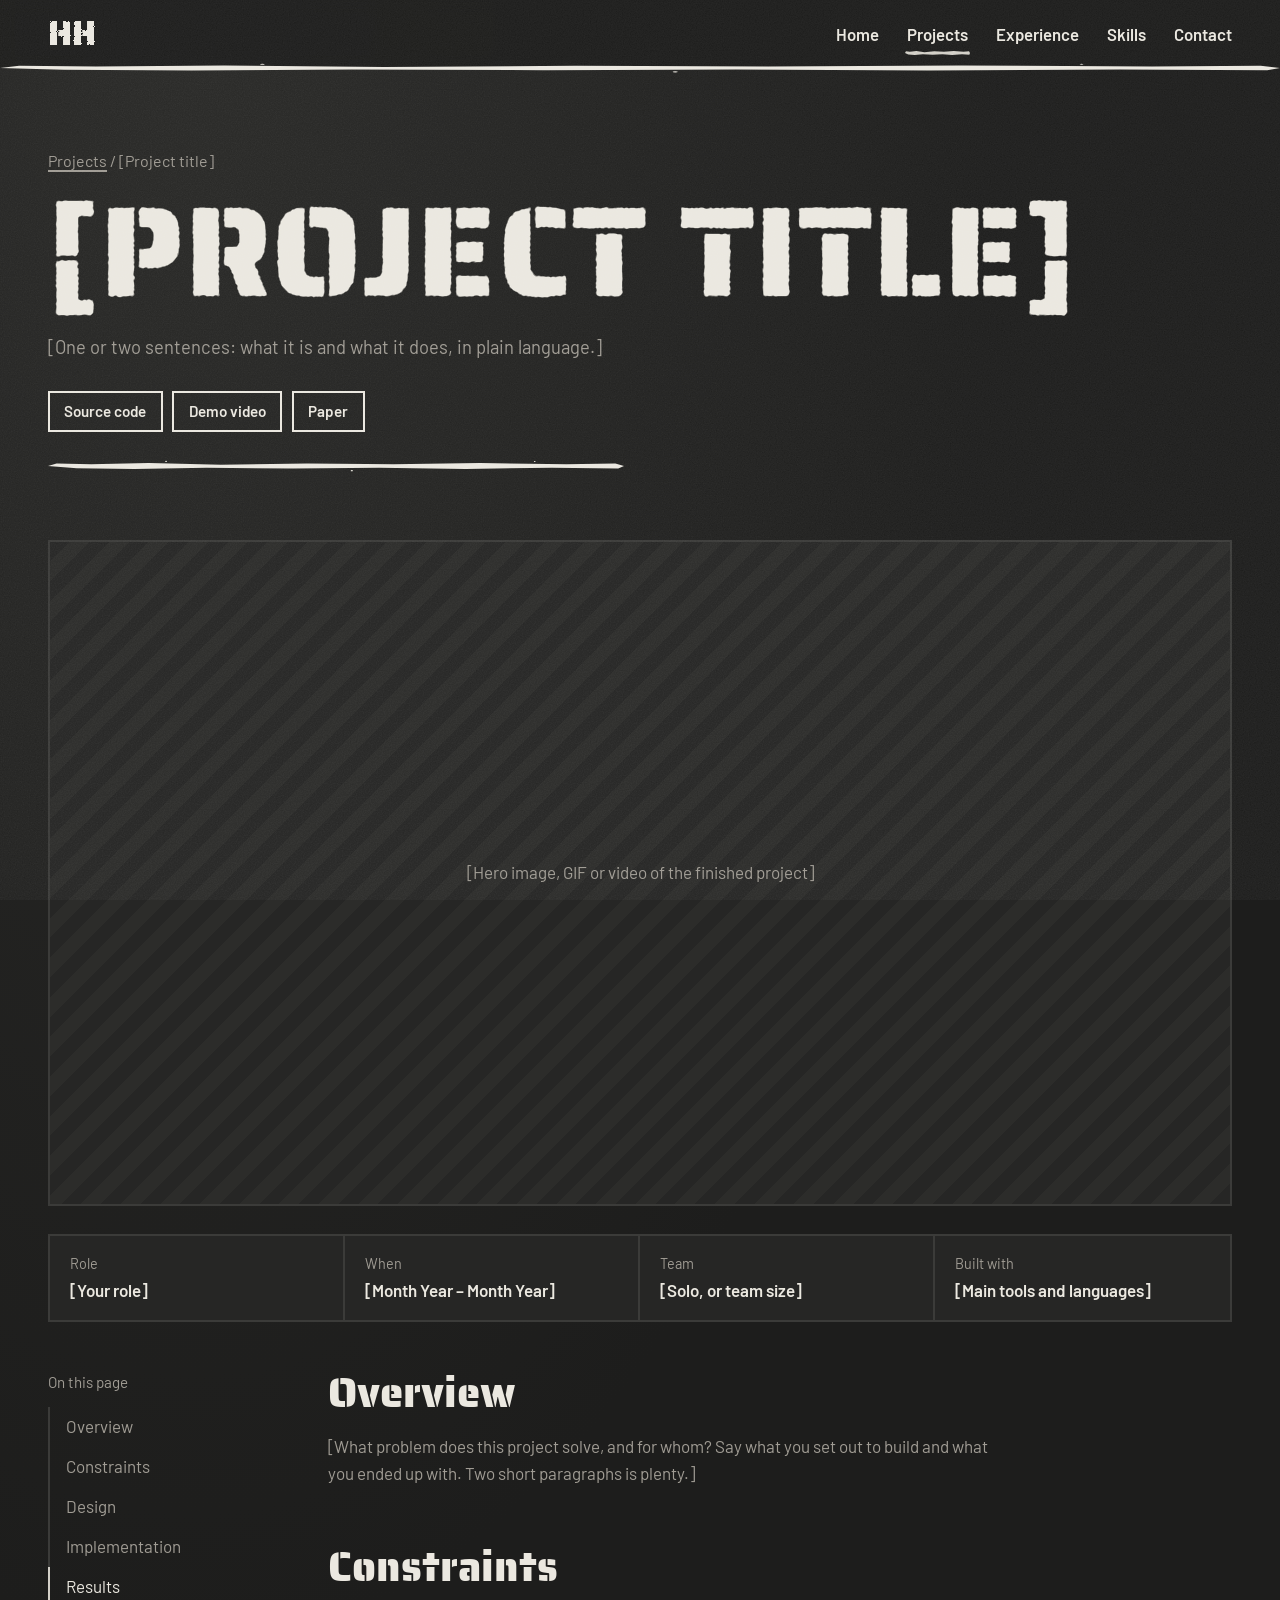
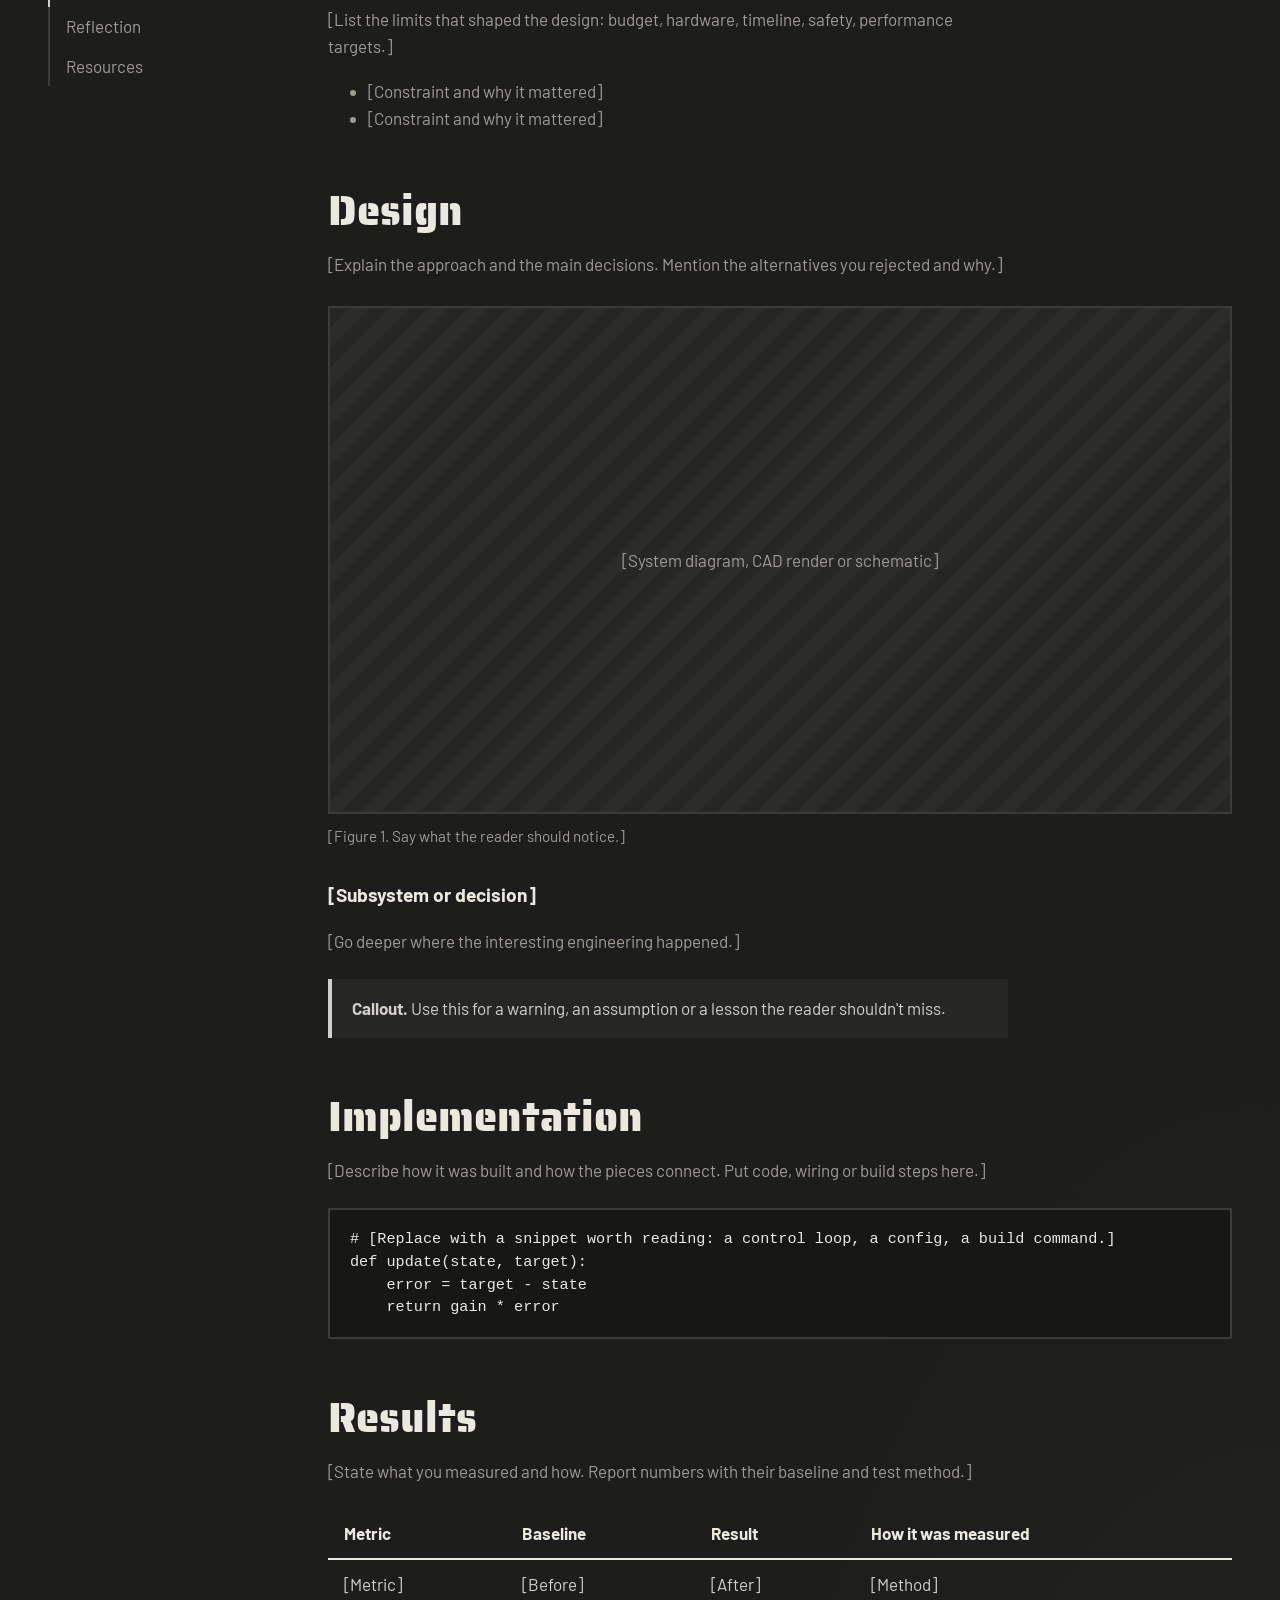
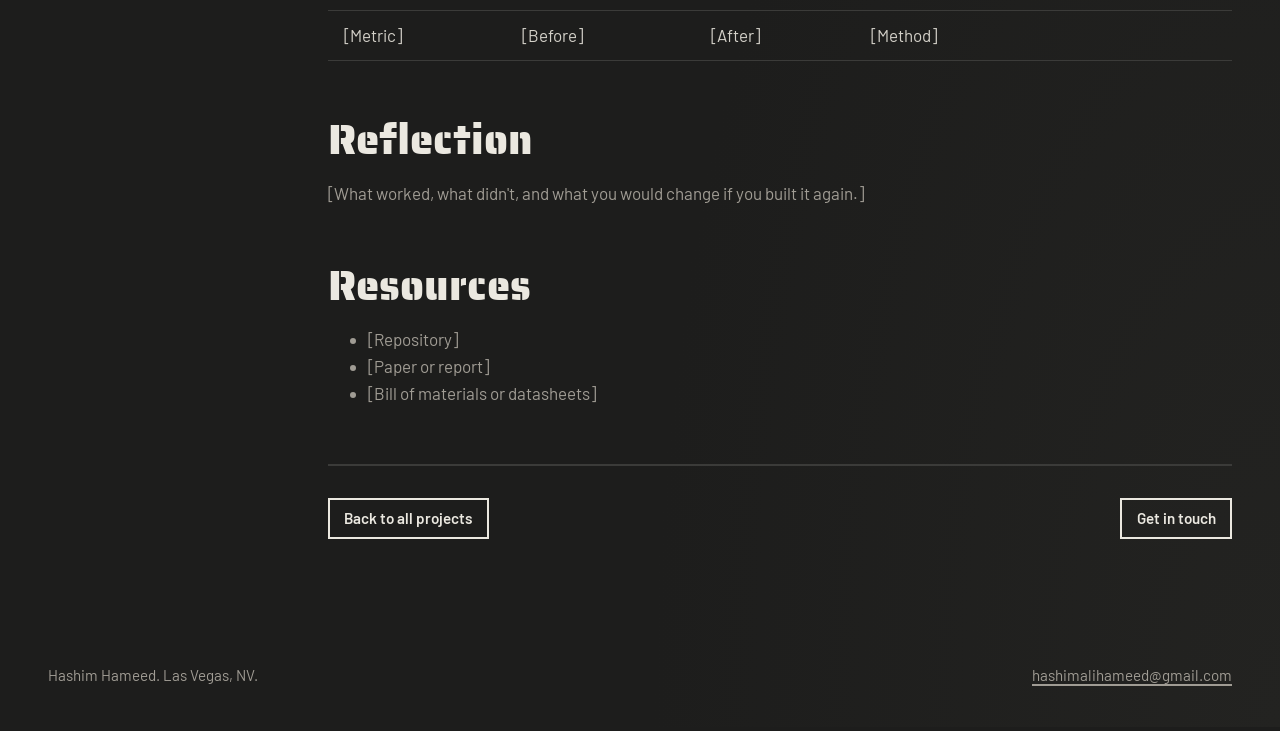
<file: project-template.html>
<!DOCTYPE html>
<html lang="en">
<head>
    <meta charset="UTF-8">
    <meta name="viewport" content="width=device-width, initial-scale=1.0">
    <title>[Project title] - Hashim Hameed</title>
    <meta name="description" content="[One-sentence summary of the project.]">
    <meta name="robots" content="noindex"> <!-- Delete this line on a finished project page. -->
    <link rel="preconnect" href="https://fonts.googleapis.com">
    <link rel="preconnect" href="https://fonts.gstatic.com" crossorigin>
    <link href="https://fonts.googleapis.com/css2?family=Barlow:wght@400;500;600;700&family=Saira+Stencil+One&display=swap" rel="stylesheet">
    <link rel="stylesheet" href="css/style.css">
</head>
<body>
    <svg class="defs" width="0" height="0" aria-hidden="true" focusable="false">
        <defs>
            <!-- Spray-paint edge for large stencil type -->
            <filter id="spray" x="-3%" y="-5%" width="106%" height="112%" color-interpolation-filters="sRGB">
                <feTurbulence type="fractalNoise" baseFrequency="0.75" numOctaves="2" seed="7" result="n"/>
                <feDisplacementMap in="SourceGraphic" in2="n" scale="6" xChannelSelector="R" yChannelSelector="G" result="d"/>
                <feGaussianBlur in="d" stdDeviation="1.1" result="b"/>
                <feComponentTransfer in="b"><feFuncA type="linear" slope="2.6" intercept="-0.7"/></feComponentTransfer>
            </filter>
            <!-- Same idea, gentler, for small marks -->
            <filter id="spray-fine" x="-10%" y="-10%" width="120%" height="120%" color-interpolation-filters="sRGB">
                <feTurbulence type="fractalNoise" baseFrequency="0.9" numOctaves="2" seed="3" result="n"/>
                <feDisplacementMap in="SourceGraphic" in2="n" scale="2.5" xChannelSelector="R" yChannelSelector="G" result="d"/>
                <feGaussianBlur in="d" stdDeviation="0.5" result="b"/>
                <feComponentTransfer in="b"><feFuncA type="linear" slope="2.2" intercept="-0.5"/></feComponentTransfer>
            </filter>
        </defs>
    </svg>
    <a class="skip" href="#main">Skip to content</a>

    <header class="site-head">
        <div class="bar">
            <a class="mark" href="index.html" aria-label="Hashim Hameed, home">HH</a>
            <nav aria-label="Primary">
                <ul class="nav">
                    <li><a href="index.html">Home</a></li>
                    <li><a href="projects.html" aria-current="page">Projects</a></li>
                    <li><a href="experience.html">Experience</a></li>
                    <li><a href="skills.html">Skills</a></li>
                    <li><a href="contact.html">Contact</a></li>
                </ul>
            </nav>
        </div>
    </header>

    <main id="main">
        <!--
            PROJECT DOCUMENTATION TEMPLATE
            1. Copy this file to project-<slug>.html (for example project-spotlight-cdpr.html).
            2. Replace everything in [square brackets], and delete any section you don't need.
               Keep each section's id in step with its entry in the contents list.
            3. Delete the noindex line in <head> so the page can be found.
            4. Link it from the matching card in projects.html.
        -->
        <div class="page-head">
            <p class="crumbs"><a href="projects.html">Projects</a> / [Project title]</p>
            <h1>[Project title]</h1>
            <p>[One or two sentences: what it is and what it does, in plain language.]</p>
            <div class="doc-links">
                <a class="link" href="#">Source code</a>
                <a class="link" href="#">Demo video</a>
                <a class="link" href="#">Paper</a>
            </div>
            <div class="spray-rule" aria-hidden="true"></div>
        </div>

        <div class="content">
            <figure class="figure doc-hero">
                <div class="figure-frame">[Hero image, GIF or video of the finished project]</div>
            </figure>

            <dl class="facts">
                <div><dt>Role</dt><dd>[Your role]</dd></div>
                <div><dt>When</dt><dd>[Month Year – Month Year]</dd></div>
                <div><dt>Team</dt><dd>[Solo, or team size]</dd></div>
                <div><dt>Built with</dt><dd>[Main tools and languages]</dd></div>
            </dl>

            <div class="doc">
                <nav class="toc" aria-label="On this page">
                    <p>On this page</p>
                    <ul>
                        <li><a href="#overview">Overview</a></li>
                        <li><a href="#constraints">Constraints</a></li>
                        <li><a href="#design">Design</a></li>
                        <li><a href="#implementation">Implementation</a></li>
                        <li><a href="#results">Results</a></li>
                        <li><a href="#reflection">Reflection</a></li>
                        <li><a href="#resources">Resources</a></li>
                    </ul>
                </nav>

                <article class="doc-body">
                    <section id="overview">
                        <h2>Overview</h2>
                        <p class="todo">[What problem does this project solve, and for whom? Say what you set out to build and what you ended up with. Two short paragraphs is plenty.]</p>
                    </section>

                    <section id="constraints">
                        <h2>Constraints</h2>
                        <p class="todo">[List the limits that shaped the design: budget, hardware, timeline, safety, performance targets.]</p>
                        <ul class="todo">
                            <li>[Constraint and why it mattered]</li>
                            <li>[Constraint and why it mattered]</li>
                        </ul>
                    </section>

                    <section id="design">
                        <h2>Design</h2>
                        <p class="todo">[Explain the approach and the main decisions. Mention the alternatives you rejected and why.]</p>
                        <figure class="figure">
                            <div class="figure-frame">[System diagram, CAD render or schematic]</div>
                            <figcaption>[Figure 1. Say what the reader should notice.]</figcaption>
                        </figure>
                        <h3>[Subsystem or decision]</h3>
                        <p class="todo">[Go deeper where the interesting engineering happened.]</p>
                        <div class="note">
                            <p><strong>Callout.</strong> Use this for a warning, an assumption or a lesson the reader shouldn't miss.</p>
                        </div>
                    </section>

                    <section id="implementation">
                        <h2>Implementation</h2>
                        <p class="todo">[Describe how it was built and how the pieces connect. Put code, wiring or build steps here.]</p>
<pre><code># [Replace with a snippet worth reading: a control loop, a config, a build command.]
def update(state, target):
    error = target - state
    return gain * error</code></pre>
                    </section>

                    <section id="results">
                        <h2>Results</h2>
                        <p class="todo">[State what you measured and how. Report numbers with their baseline and test method.]</p>
                        <div class="table-scroll">
                            <table>
                                <thead>
                                    <tr><th>Metric</th><th>Baseline</th><th>Result</th><th>How it was measured</th></tr>
                                </thead>
                                <tbody>
                                    <tr><td>[Metric]</td><td>[Before]</td><td>[After]</td><td>[Method]</td></tr>
                                    <tr><td>[Metric]</td><td>[Before]</td><td>[After]</td><td>[Method]</td></tr>
                                </tbody>
                            </table>
                        </div>
                    </section>

                    <section id="reflection">
                        <h2>Reflection</h2>
                        <p class="todo">[What worked, what didn't, and what you would change if you built it again.]</p>
                    </section>

                    <section id="resources">
                        <h2>Resources</h2>
                        <ul class="todo">
                            <li>[Repository]</li>
                            <li>[Paper or report]</li>
                            <li>[Bill of materials or datasheets]</li>
                        </ul>
                    </section>

                    <div class="pager">
                        <a class="link" href="projects.html">Back to all projects</a>
                        <a class="link" href="contact.html">Get in touch</a>
                    </div>
                </article>
            </div>
        </div>
    </main>

    <footer class="site-foot">
        <span>Hashim Hameed. Las Vegas, NV.</span>
        <a href="mailto:hashimalihameed@gmail.com">hashimalihameed@gmail.com</a>
    </footer>

    <script src="js/main.js"></script>
</body>
</html>
</file>
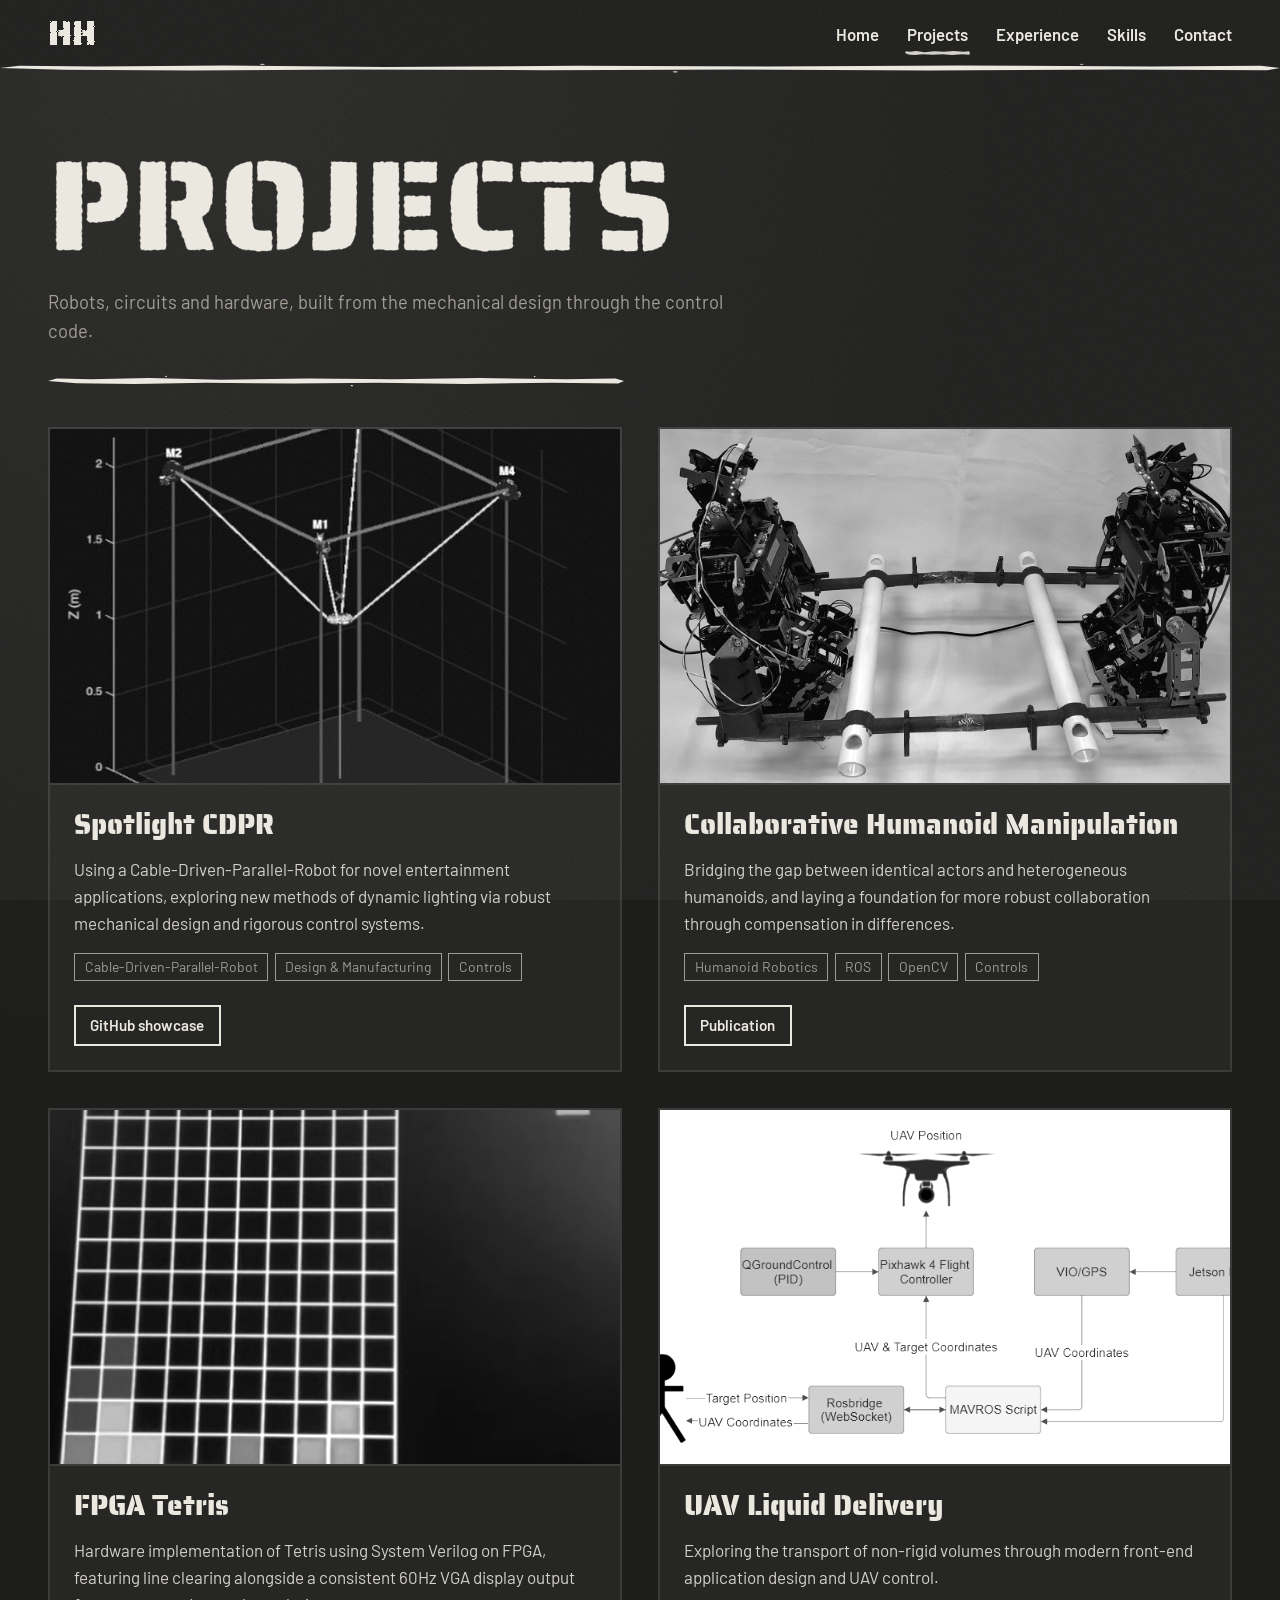
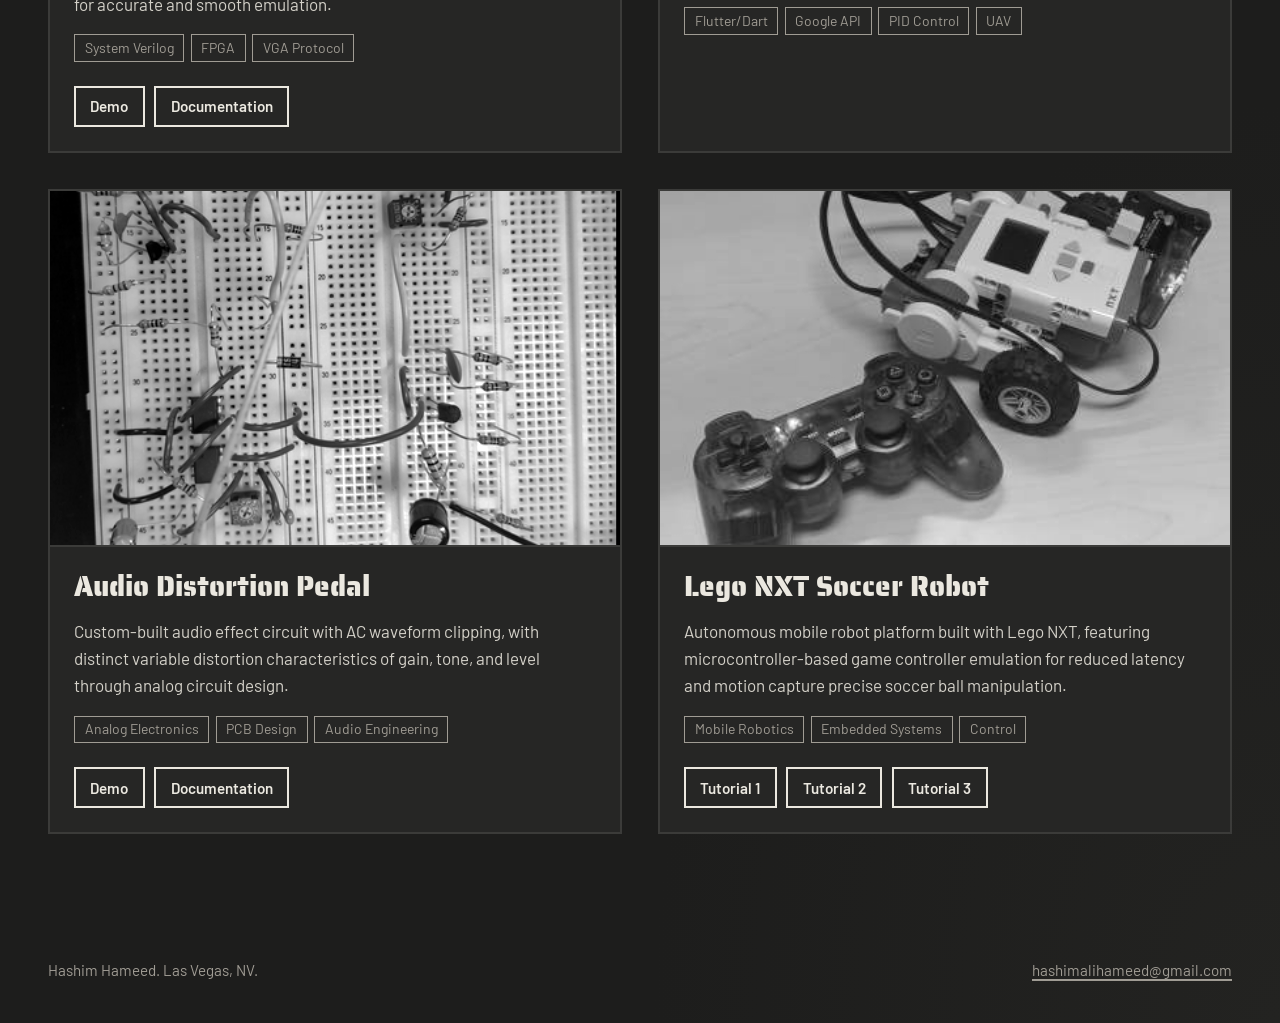
<file: projects.html>
<!DOCTYPE html>
<html lang="en">
<head>
    <meta charset="UTF-8">
    <meta name="viewport" content="width=device-width, initial-scale=1.0">
    <title>Projects - Hashim Hameed</title>
    <meta name="description" content="Selected robotics, FPGA and electronics projects by Hashim Hameed.">
    <link rel="preconnect" href="https://fonts.googleapis.com">
    <link rel="preconnect" href="https://fonts.gstatic.com" crossorigin>
    <link href="https://fonts.googleapis.com/css2?family=Barlow:wght@400;500;600;700&family=Saira+Stencil+One&display=swap" rel="stylesheet">
    <link rel="stylesheet" href="css/style.css">
</head>
<body>
    <svg class="defs" width="0" height="0" aria-hidden="true" focusable="false">
        <defs>
            <!-- Spray-paint edge for large stencil type -->
            <filter id="spray" x="-3%" y="-5%" width="106%" height="112%" color-interpolation-filters="sRGB">
                <feTurbulence type="fractalNoise" baseFrequency="0.75" numOctaves="2" seed="7" result="n"/>
                <feDisplacementMap in="SourceGraphic" in2="n" scale="6" xChannelSelector="R" yChannelSelector="G" result="d"/>
                <feGaussianBlur in="d" stdDeviation="1.1" result="b"/>
                <feComponentTransfer in="b"><feFuncA type="linear" slope="2.6" intercept="-0.7"/></feComponentTransfer>
            </filter>
            <!-- Same idea, gentler, for small marks -->
            <filter id="spray-fine" x="-10%" y="-10%" width="120%" height="120%" color-interpolation-filters="sRGB">
                <feTurbulence type="fractalNoise" baseFrequency="0.9" numOctaves="2" seed="3" result="n"/>
                <feDisplacementMap in="SourceGraphic" in2="n" scale="2.5" xChannelSelector="R" yChannelSelector="G" result="d"/>
                <feGaussianBlur in="d" stdDeviation="0.5" result="b"/>
                <feComponentTransfer in="b"><feFuncA type="linear" slope="2.2" intercept="-0.5"/></feComponentTransfer>
            </filter>
        </defs>
    </svg>
    <a class="skip" href="#main">Skip to content</a>

    <header class="site-head">
        <div class="bar">
            <a class="mark" href="index.html" aria-label="Hashim Hameed, home">HH</a>
            <nav aria-label="Primary">
                <ul class="nav">
                    <li><a href="index.html">Home</a></li>
                    <li><a href="projects.html" aria-current="page">Projects</a></li>
                    <li><a href="experience.html">Experience</a></li>
                    <li><a href="skills.html">Skills</a></li>
                    <li><a href="contact.html">Contact</a></li>
                </ul>
            </nav>
        </div>
    </header>

    <main id="main">
        <div class="page-head">
            <h1>Projects</h1>
            <p>Robots, circuits and hardware, built from the mechanical design through the control code.</p>
            <div class="spray-rule" aria-hidden="true"></div>
        </div>
        <div class="content">
            <div class="projects">
                <article class="card">
                    <div class="card-media"><img src="assets/portfolio_cdpr.gif" alt="Spotlight CDPR" loading="lazy"></div>
                    <div class="card-body">
                        <h2>Spotlight CDPR</h2>
                        <p>Using a Cable-Driven-Parallel-Robot for novel entertainment applications, exploring new methods of dynamic lighting via robust mechanical design and rigorous control systems.</p>
                        <ul class="tags">
                            <li>Cable-Driven-Parallel-Robot</li>
                            <li>Design &amp; Manufacturing</li>
                            <li>Controls</li>
                        </ul>
                    <div class="links">
                        <a class="link" href="https://github.com/untitled-sound/SD_CDPR_Spotlight/tree/main">GitHub showcase</a>
                        <!-- Once this project has a write-up, copy project-template.html and link it here:
                        <a class="link" href="project-your-slug.html">Read the write-up</a> -->
                    </div>
                    </div>
                </article>
                <article class="card">
                    <div class="card-media"><img src="assets/darwins_carrying.jpg" alt="Humanoid robots carrying an object together" loading="lazy"></div>
                    <div class="card-body">
                        <h2>Collaborative Humanoid Manipulation</h2>
                        <p>Bridging the gap between identical actors and heterogeneous humanoids, and laying a foundation for more robust collaboration through compensation in differences.</p>
                        <ul class="tags">
                            <li>Humanoid Robotics</li>
                            <li>ROS</li>
                            <li>OpenCV</li>
                            <li>Controls</li>
                        </ul>
                    <div class="links">
                        <a class="link" href="https://ieeexplore.ieee.org/document/11393792/keywords#keywords">Publication</a>
                        <!-- Once this project has a write-up, copy project-template.html and link it here:
                        <a class="link" href="project-your-slug.html">Read the write-up</a> -->
                    </div>
                    </div>
                </article>
                <article class="card">
                    <div class="card-media"><img src="assets/tetris.png" alt="FPGA Tetris on a VGA display" loading="lazy"></div>
                    <div class="card-body">
                        <h2>FPGA Tetris</h2>
                        <p>Hardware implementation of Tetris using System Verilog on FPGA, featuring line clearing alongside a consistent 60Hz VGA display output for accurate and smooth emulation.</p>
                        <ul class="tags">
                            <li>System Verilog</li>
                            <li>FPGA</li>
                            <li>VGA Protocol</li>
                        </ul>
                    <div class="links">
                        <a class="link" href="https://youtube.com/shorts/C48AgfLrn5g" target="_blank" rel="noopener">Demo</a>
                        <a class="link" href="https://github.com/untitled-sound/hhprojects.github.io/blob/main/fpga_tetris_documentation" target="_blank" rel="noopener">Documentation</a>
                        <!-- Once this project has a write-up, copy project-template.html and link it here:
                        <a class="link" href="project-your-slug.html">Read the write-up</a> -->
                    </div>
                    </div>
                </article>
                <article class="card">
                    <div class="card-media"><img src="assets/UAV_delivery.png" alt="UAV liquid delivery" loading="lazy"></div>
                    <div class="card-body">
                        <h2>UAV Liquid Delivery</h2>
                        <p>Exploring the transport of non-rigid volumes through modern front-end application design and UAV control.</p>
                        <ul class="tags">
                            <li>Flutter/Dart</li>
                            <li>Google API</li>
                            <li>PID Control</li>
                            <li>UAV</li>
                        </ul>
                    </div>
                </article>
                <article class="card">
                    <div class="card-media"><img src="assets/distortion_pedal_circuit.png" alt="Audio distortion pedal circuit" loading="lazy"></div>
                    <div class="card-body">
                        <h2>Audio Distortion Pedal</h2>
                        <p>Custom-built audio effect circuit with AC waveform clipping, with distinct variable distortion characteristics of gain, tone, and level through analog circuit design.</p>
                        <ul class="tags">
                            <li>Analog Electronics</li>
                            <li>PCB Design</li>
                            <li>Audio Engineering</li>
                        </ul>
                    <div class="links">
                        <a class="link" href="https://youtu.be/rtZpoOfIEeM" target="_blank" rel="noopener">Demo</a>
                        <a class="link" href="dist_pedal_doc.html" target="_blank" rel="noopener">Documentation</a>
                        <!-- Once this project has a write-up, copy project-template.html and link it here:
                        <a class="link" href="project-your-slug.html">Read the write-up</a> -->
                    </div>
                    </div>
                </article>
                <article class="card">
                    <div class="card-media"><img src="assets/nxt_soccer.png" alt="Lego NXT soccer robot" loading="lazy"></div>
                    <div class="card-body">
                        <h2>Lego NXT Soccer Robot</h2>
                        <p>Autonomous mobile robot platform built with Lego NXT, featuring microcontroller-based game controller emulation for reduced latency and motion capture precise soccer ball manipulation.</p>
                        <ul class="tags">
                            <li>Mobile Robotics</li>
                            <li>Embedded Systems</li>
                            <li>Control</li>
                        </ul>
                    <div class="links">
                        <a class="link" href="https://www.daslhub.org/unlv/wiki/doku.php?id=lego_nxt_teleoperation_introduction&s[]=hameeh1&s[]=unlv&s[]=nevada&s[]=edu" target="_blank" rel="noopener">Tutorial 1</a>
                        <a class="link" href="https://www.daslhub.org/unlv/wiki/doku.php?id=nxt_automation_implementation" target="_blank" rel="noopener">Tutorial 2</a>
                        <a class="link" href="https://www.daslhub.org/unlv/wiki/doku.php?id=nxt_automation_alternative_practical_implementations" target="_blank" rel="noopener">Tutorial 3</a>
                        <!-- Once this project has a write-up, copy project-template.html and link it here:
                        <a class="link" href="project-your-slug.html">Read the write-up</a> -->
                    </div>
                    </div>
                </article>
            </div>
        </div>
    </main>

    <footer class="site-foot">
        <span>Hashim Hameed. Las Vegas, NV.</span>
        <a href="mailto:hashimalihameed@gmail.com">hashimalihameed@gmail.com</a>
    </footer>

    <script src="js/main.js"></script>
</body>
</html>
</file>
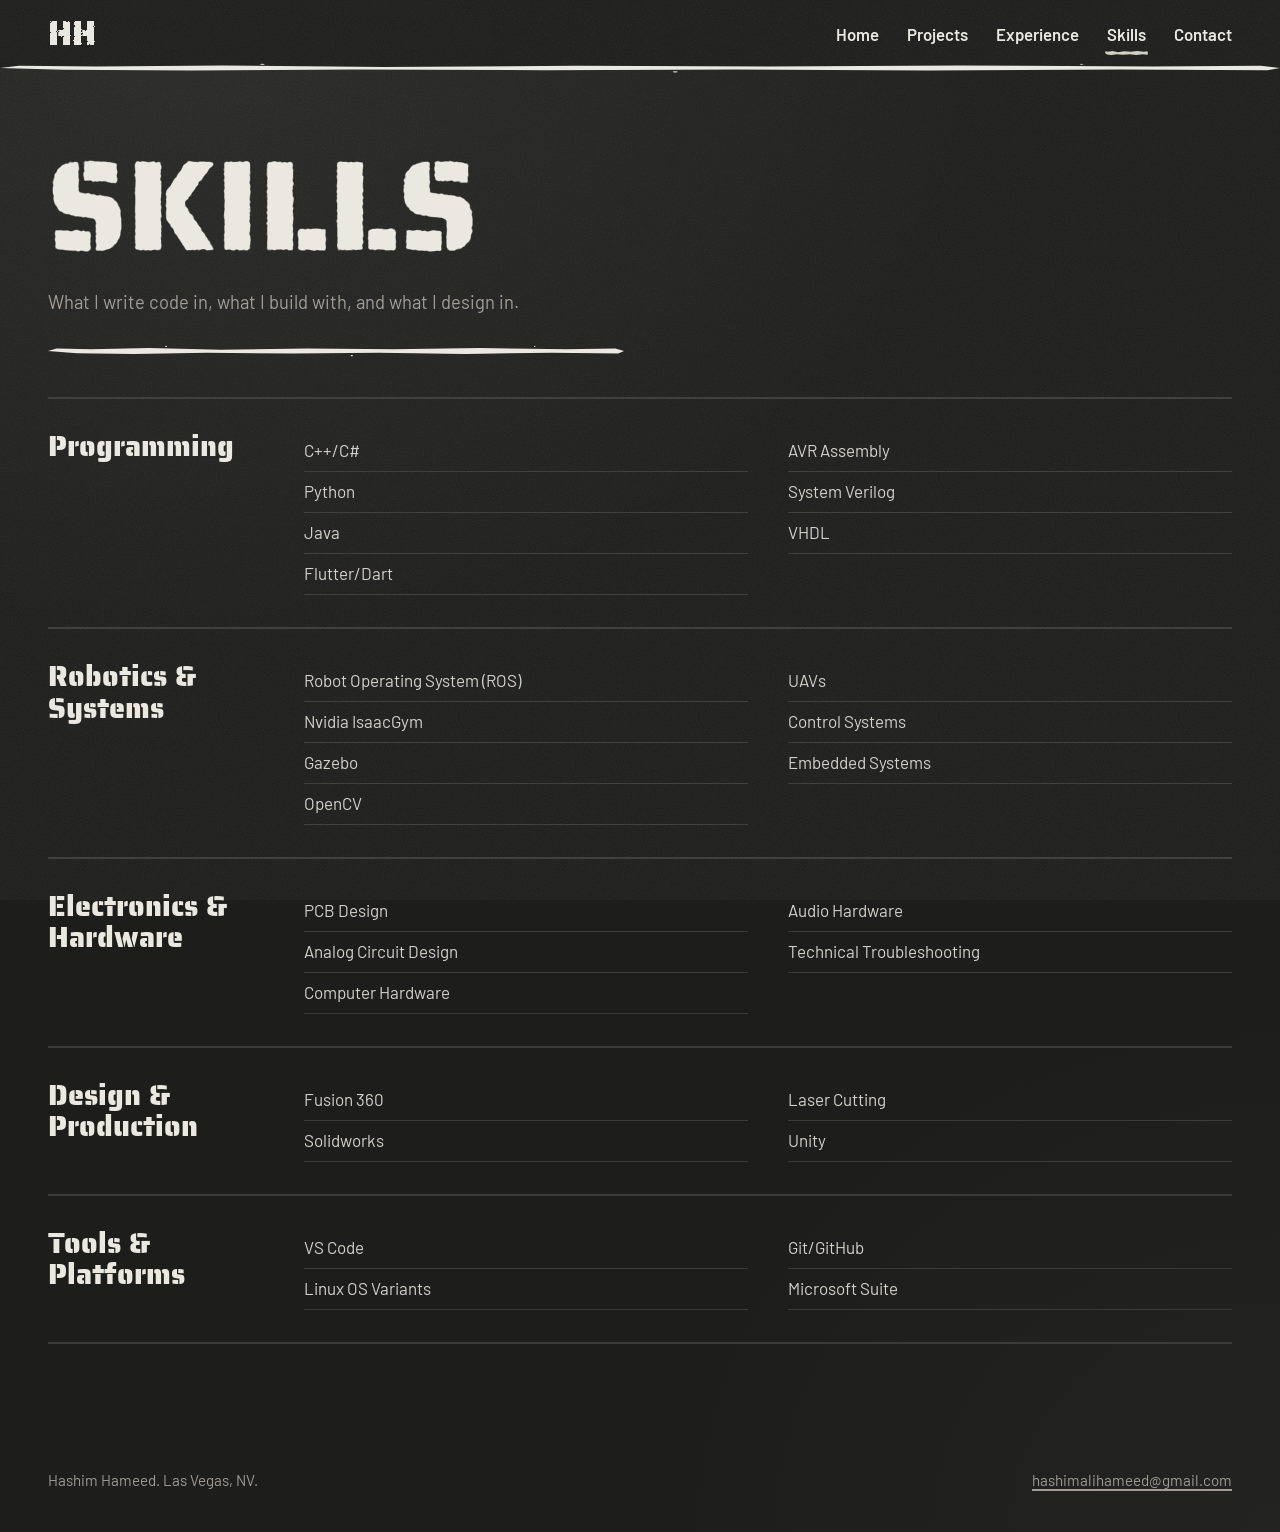
<file: skills.html>
<!DOCTYPE html>
<html lang="en">
<head>
    <meta charset="UTF-8">
    <meta name="viewport" content="width=device-width, initial-scale=1.0">
    <title>Skills - Hashim Hameed</title>
    <meta name="description" content="Programming languages, robotics platforms, electronics and design tools.">
    <link rel="preconnect" href="https://fonts.googleapis.com">
    <link rel="preconnect" href="https://fonts.gstatic.com" crossorigin>
    <link href="https://fonts.googleapis.com/css2?family=Barlow:wght@400;500;600;700&family=Saira+Stencil+One&display=swap" rel="stylesheet">
    <link rel="stylesheet" href="css/style.css">
</head>
<body>
    <svg class="defs" width="0" height="0" aria-hidden="true" focusable="false">
        <defs>
            <!-- Spray-paint edge for large stencil type -->
            <filter id="spray" x="-3%" y="-5%" width="106%" height="112%" color-interpolation-filters="sRGB">
                <feTurbulence type="fractalNoise" baseFrequency="0.75" numOctaves="2" seed="7" result="n"/>
                <feDisplacementMap in="SourceGraphic" in2="n" scale="6" xChannelSelector="R" yChannelSelector="G" result="d"/>
                <feGaussianBlur in="d" stdDeviation="1.1" result="b"/>
                <feComponentTransfer in="b"><feFuncA type="linear" slope="2.6" intercept="-0.7"/></feComponentTransfer>
            </filter>
            <!-- Same idea, gentler, for small marks -->
            <filter id="spray-fine" x="-10%" y="-10%" width="120%" height="120%" color-interpolation-filters="sRGB">
                <feTurbulence type="fractalNoise" baseFrequency="0.9" numOctaves="2" seed="3" result="n"/>
                <feDisplacementMap in="SourceGraphic" in2="n" scale="2.5" xChannelSelector="R" yChannelSelector="G" result="d"/>
                <feGaussianBlur in="d" stdDeviation="0.5" result="b"/>
                <feComponentTransfer in="b"><feFuncA type="linear" slope="2.2" intercept="-0.5"/></feComponentTransfer>
            </filter>
        </defs>
    </svg>
    <a class="skip" href="#main">Skip to content</a>

    <header class="site-head">
        <div class="bar">
            <a class="mark" href="index.html" aria-label="Hashim Hameed, home">HH</a>
            <nav aria-label="Primary">
                <ul class="nav">
                    <li><a href="index.html">Home</a></li>
                    <li><a href="projects.html">Projects</a></li>
                    <li><a href="experience.html">Experience</a></li>
                    <li><a href="skills.html" aria-current="page">Skills</a></li>
                    <li><a href="contact.html">Contact</a></li>
                </ul>
            </nav>
        </div>
    </header>

    <main id="main">
        <div class="page-head">
            <h1>Skills</h1>
            <p>What I write code in, what I build with, and what I design in.</p>
            <div class="spray-rule" aria-hidden="true"></div>
        </div>
        <div class="content">
            <div class="skills">
                <section class="skill-group">
                    <h2>Programming</h2>
                    <ul>
                        <li>C++/C#</li>
                        <li>Python</li>
                        <li>Java</li>
                        <li>Flutter/Dart</li>
                        <li>AVR Assembly</li>
                        <li>System Verilog</li>
                        <li>VHDL</li>
                    </ul>
                </section>
                <section class="skill-group">
                    <h2>Robotics &amp; Systems</h2>
                    <ul>
                        <li>Robot Operating System (ROS)</li>
                        <li>Nvidia IsaacGym</li>
                        <li>Gazebo</li>
                        <li>OpenCV</li>
                        <li>UAVs</li>
                        <li>Control Systems</li>
                        <li>Embedded Systems</li>
                    </ul>
                </section>
                <section class="skill-group">
                    <h2>Electronics &amp; Hardware</h2>
                    <ul>
                        <li>PCB Design</li>
                        <li>Analog Circuit Design</li>
                        <li>Computer Hardware</li>
                        <li>Audio Hardware</li>
                        <li>Technical Troubleshooting</li>
                    </ul>
                </section>
                <section class="skill-group">
                    <h2>Design &amp; Production</h2>
                    <ul>
                        <li>Fusion 360</li>
                        <li>Solidworks</li>
                        <li>Laser Cutting</li>
                        <li>Unity</li>
                    </ul>
                </section>
                <section class="skill-group">
                    <h2>Tools &amp; Platforms</h2>
                    <ul>
                        <li>VS Code</li>
                        <li>Linux OS Variants</li>
                        <li>Git/GitHub</li>
                        <li>Microsoft Suite</li>
                    </ul>
                </section>
            </div>
        </div>
    </main>

    <footer class="site-foot">
        <span>Hashim Hameed. Las Vegas, NV.</span>
        <a href="mailto:hashimalihameed@gmail.com">hashimalihameed@gmail.com</a>
    </footer>

    <script src="js/main.js"></script>
</body>
</html>
</file>
<file: css/style.css>
/* ==========================================================================
   Hashim Hameed - portfolio
   One sprayed element per page (the big stencil type), everything else
   stays flat, hard-edged and quiet.
   ========================================================================== */

:root {
  --wall:  #1d1d1c;   /* painted-over concrete */
  --panel: #262625;   /* raised surface */
  --line:  #3b3b39;   /* mortar lines */
  --chalk: #ebe8e0;   /* primary ink */
  --soft:  #d3d0c8;   /* body copy */
  --ash:   #a09c94;   /* secondary ink */
  --paint: #d3d0c8;   /* locate-marking pink: used sparingly */

  --display: 'Saira Stencil One', 'Stardos Stencil', Impact, 'Arial Narrow Bold', sans-serif;
  --body: 'Barlow', system-ui, -apple-system, 'Segoe UI', sans-serif;

  --measure: 68ch;
  --pad: clamp(1.25rem, 4vw, 3rem);
  --max: 1400px;

  /* Hand-dragged spray strokes (SVG, stretched to fit) */
  --stroke-chalk: url("data:image/svg+xml;utf8,%3Csvg xmlns='http://www.w3.org/2000/svg' viewBox='0 0 400 14' preserveAspectRatio='none'%3E%3Cpath fill='%23ebe8e0' d='M0 7 L6 4 L30 5 L70 3.5 L120 5.5 L180 4 L240 5 L300 3.5 L360 5 L394 4 L400 7 L396 10 L350 9 L290 10.5 L230 9 L170 10 L110 9 L60 10.5 L20 9.5 Z'/%3E%3Ccircle fill='%23ebe8e0' cx='82' cy='1.6' r='.7'/%3E%3Ccircle fill='%23ebe8e0' cx='211' cy='12.4' r='.8'/%3E%3Ccircle fill='%23ebe8e0' cx='338' cy='1.8' r='.6'/%3E%3C/svg%3E");
  --stroke-paint: url("data:image/svg+xml;utf8,%3Csvg xmlns='http://www.w3.org/2000/svg' viewBox='0 0 400 14' preserveAspectRatio='none'%3E%3Cpath fill='%23d3d0c8' d='M0 7 L6 4 L30 5 L70 3.5 L120 5.5 L180 4 L240 5 L300 3.5 L360 5 L394 4 L400 7 L396 10 L350 9 L290 10.5 L230 9 L170 10 L110 9 L60 10.5 L20 9.5 Z'/%3E%3C/svg%3E");
}

*, *::before, *::after { box-sizing: border-box; }

html { -webkit-text-size-adjust: 100%; }
@media (prefers-reduced-motion: no-preference) { html { scroll-behavior: smooth; } }

body {
  margin: 0;
  min-height: 100vh;
  display: flex;
  flex-direction: column;
  font-family: var(--body);
  font-size: 1.0625rem;
  line-height: 1.6;
  color: var(--soft);
  background:
    radial-gradient(90% 60% at 15% 0%, #292927 0%, transparent 70%),
    radial-gradient(70% 50% at 100% 100%, #232321 0%, transparent 70%),
    var(--wall);
}

/* Concrete grain over everything */
body::before {
  content: "";
  position: fixed;
  inset: 0;
  z-index: 50;
  pointer-events: none;
  opacity: .07;
  background-image: url("data:image/svg+xml;utf8,%3Csvg xmlns='http://www.w3.org/2000/svg' width='240' height='240'%3E%3Cfilter id='n'%3E%3CfeTurbulence type='fractalNoise' baseFrequency='.85' numOctaves='3' stitchTiles='stitch'/%3E%3CfeColorMatrix values='0 0 0 0 1 0 0 0 0 1 0 0 0 0 1 0 0 0 .9 0'/%3E%3C/filter%3E%3Crect width='100%25' height='100%25' filter='url(%23n)'/%3E%3C/svg%3E");
}

.defs { position: absolute; width: 0; height: 0; overflow: hidden; }

main { flex: 1; }

img { max-width: 100%; }

a { color: var(--chalk); text-underline-offset: .2em; text-decoration-thickness: 2px; }
a:hover { color: var(--paint); }

:focus-visible { outline: 3px solid var(--paint); outline-offset: 3px; }

.skip {
  position: absolute; left: var(--pad); top: -4rem; z-index: 100;
  background: var(--chalk); color: var(--wall); padding: .6rem 1rem; font-weight: 700;
}
.skip:focus { top: .75rem; }

.wrap { max-width: var(--max); margin: 0 auto; padding: 0 var(--pad); }

/* --------------------------------------------------------------------------
   Header
   -------------------------------------------------------------------------- */
.site-head {
  position: sticky; top: 0; z-index: 40;
  background: rgba(29, 29, 28, .95);
  backdrop-filter: blur(6px);
}
.site-head::after {
  content: "";
  position: absolute; left: 0; right: 0; bottom: -5px; height: 10px;
  background: var(--stroke-chalk) 0 0 / 100% 100% no-repeat;
  pointer-events: none;
}
.bar {
  max-width: var(--max); margin: 0 auto;
  padding: .85rem var(--pad);
  display: flex; flex-wrap: wrap; align-items: center; justify-content: space-between;
  gap: .25rem 2rem;
}
.mark {
  font-family: var(--display);
  font-size: 2.1rem; line-height: 1;
  color: var(--chalk); text-decoration: none;
  filter: url(#spray-fine);
}
.mark:hover { color: var(--paint); }

.nav { display: flex; flex-wrap: wrap; gap: .25rem 1.75rem; list-style: none; margin: 0; padding: 0; }
.nav a {
  position: relative; display: block;
  padding: .45rem 0; font-weight: 600; font-size: 1.05rem;
  color: var(--chalk); text-decoration: none;
}
.nav a::after {
  content: "";
  position: absolute; left: -2px; right: -2px; bottom: -2px; height: 8px;
  background: var(--stroke-paint) 0 0 / 100% 100% no-repeat;
  transform: scaleX(0); transform-origin: left;
  transition: transform .2s ease-out;
}
.nav a:hover { color: var(--chalk); }
.nav a:hover::after,
.nav a[aria-current="page"]::after { transform: scaleX(1); }

/* --------------------------------------------------------------------------
   Home: the sprayed name
   -------------------------------------------------------------------------- */
.hero { max-width: var(--max); margin: 0 auto; padding: clamp(2.5rem, 9vh, 6rem) var(--pad) clamp(2rem, 5vh, 3.5rem); }

.tag {
  position: relative;
  margin: 0;
  padding-bottom: .34em;
  font-family: var(--display); font-weight: 400; text-transform: uppercase;
  font-size: clamp(3.6rem, 17.5vw, 15.5rem);
  line-height: .88; letter-spacing: .01em;
  color: var(--chalk);
  filter: url(#spray);
}
.tag .line { position: relative; display: block; width: max-content; }

.drip {
  position: absolute;
  top: calc(100% - .2em);
  width: .035em; min-width: 4px;
  height: 0;
  background: var(--chalk);
  border-radius: 0 0 99px 99px;
  animation: drip 3.2s cubic-bezier(.2, .7, .3, 1) var(--d, 1s) forwards;
}
.drip::after {
  content: "";
  position: absolute; left: 50%; bottom: -.03em;
  width: .06em; min-width: 7px; height: .085em; min-height: 10px;
  background: var(--chalk); border-radius: 50%;
  transform: translateX(-50%);
}
@keyframes drip { to { height: var(--len, .2em); } }
@media (prefers-reduced-motion: reduce) {
  .drip { animation: none; height: var(--len, .2em); }
}

.roles-line {
  display: flex; flex-wrap: wrap; gap: .1rem 1rem;
  margin: .25rem 0 0;
  font-size: clamp(1.2rem, 2.6vw, 1.75rem); font-weight: 600; color: var(--chalk);
}
.roles-line .slash { color: var(--paint); }

.btn {
  display: inline-block; margin-top: 2rem;
  padding: .85rem 1.6rem;
  background: var(--chalk); color: var(--wall);
  border: 2px solid var(--chalk);
  font-weight: 700; font-size: 1.05rem; text-decoration: none;
  transition: background .15s, border-color .15s;
}
.btn:hover { background: var(--paint); border-color: var(--paint); color: var(--wall); }

/* Index rows (home + contact) */
.rows { max-width: var(--max); margin: 0 auto; padding: 0 var(--pad); }
.row {
  display: grid; grid-template-columns: minmax(0, 1fr) minmax(0, 1.2fr);
  align-items: baseline; gap: .5rem 3rem;
  padding: 1.35rem 1rem;
  border-top: 2px solid var(--line);
  color: var(--chalk); text-decoration: none;
  transition: background .15s, color .15s, box-shadow .15s;
}
.rows > .row:last-child { border-bottom: 2px solid var(--line); }
.row-name { font-family: var(--display); font-size: clamp(2rem, 6vw, 4rem); line-height: 1; }
.row-note { color: var(--ash); overflow-wrap: anywhere; }
a.row:hover { background: var(--chalk); color: var(--wall); box-shadow: inset 10px 0 0 var(--paint); }
a.row:hover .row-note { color: #55534e; }

/* --------------------------------------------------------------------------
   Inner pages
   -------------------------------------------------------------------------- */
.page-head { max-width: var(--max); margin: 0 auto; padding: clamp(2.5rem, 7vw, 5rem) var(--pad) 2.5rem; }
.page-head h1 {
  margin: 0;
  font-family: var(--display); font-weight: 400; text-transform: uppercase;
  font-size: clamp(3rem, 11vw, 8rem); line-height: .9; letter-spacing: .01em;
  color: var(--chalk);
  filter: url(#spray);
}
.page-head p { max-width: var(--measure); margin: 1.5rem 0 0; color: var(--ash); font-size: 1.15rem; }
.spray-rule {
  width: min(100%, 36rem); height: 12px; margin-top: 1.75rem;
  background: var(--stroke-chalk) 0 0 / 100% 100% no-repeat;
}

.content { max-width: var(--max); margin: 0 auto; padding: 0 var(--pad) 3rem; }

/* Projects */
.projects { display: grid; grid-template-columns: repeat(auto-fill, minmax(min(100%, 26rem), 1fr)); gap: 2.25rem; }
.card { display: flex; flex-direction: column; background: var(--panel); border: 2px solid var(--line); transition: border-color .2s; }
.card:hover { border-color: var(--chalk); }
.card-media { aspect-ratio: 16 / 10; overflow: hidden; background: #2e2e2c; border-bottom: 2px solid var(--line); }
.card-media img { display: block; width: 100%; height: 100%; object-fit: cover; filter: grayscale(1) contrast(1.15); transition: filter .3s; }
.card:hover .card-media img { filter: none; }
.card-body { display: flex; flex-direction: column; flex: 1; gap: 1rem; padding: 1.5rem; }
.card h2 { margin: 0; font-family: var(--display); font-weight: 400; font-size: 1.75rem; line-height: 1.1; color: var(--chalk); }
.card p { margin: 0; }

.tags { display: flex; flex-wrap: wrap; gap: .4rem; list-style: none; margin: 0; padding: 0; }
.tags li { padding: .1rem .6rem; border: 1px solid var(--ash); color: var(--ash); font-size: .875rem; }

.links { display: flex; flex-wrap: wrap; gap: .6rem; margin-top: auto; padding-top: .5rem; }
.link {
  padding: .4rem .9rem;
  border: 2px solid var(--chalk); color: var(--chalk);
  font-weight: 600; font-size: .95rem; text-decoration: none;
  transition: background .15s, color .15s;
}
.link:hover { background: var(--chalk); color: var(--wall); }

/* Experience */
.roles { list-style: none; margin: 0; padding: 0; }
.role {
  display: grid; grid-template-columns: 13rem minmax(0, 1fr); gap: .75rem 3rem;
  padding: 2.25rem 0; border-top: 2px solid var(--line);
}
.roles > .role:last-child { border-bottom: 2px solid var(--line); }
.role-when { font-weight: 600; color: var(--ash); }
.role.is-current .role-when { color: var(--paint); }
.role h2 { margin: 0 0 .3rem; font-family: var(--display); font-weight: 400; font-size: clamp(1.6rem, 3vw, 2.3rem); line-height: 1.1; color: var(--chalk); }
.role-org { margin: 0 0 1rem; color: var(--chalk); font-weight: 500; }
.role ul { max-width: var(--measure); margin: 0; padding-left: 1.2rem; }
.role li { margin-bottom: .6rem; }

/* Skills */
.skill-group { display: grid; grid-template-columns: 13rem minmax(0, 1fr); gap: .75rem 3rem; padding: 2rem 0; border-top: 2px solid var(--line); }
.skills > .skill-group:last-child { border-bottom: 2px solid var(--line); }
.skill-group h2 { margin: 0; font-family: var(--display); font-weight: 400; font-size: 1.8rem; line-height: 1.1; color: var(--chalk); }
.skill-group ul { columns: 14rem 2; column-gap: 2.5rem; list-style: none; margin: 0; padding: 0; }
.skill-group li { break-inside: avoid; padding: .4rem 0; border-bottom: 1px solid var(--line); }

/* --------------------------------------------------------------------------
   Project documentation template
   -------------------------------------------------------------------------- */
.crumbs { margin: 0 0 1.25rem; color: var(--ash); font-size: 1rem; }
.crumbs a { color: var(--ash); }
.crumbs a:hover { color: var(--paint); }

.doc-links { display: flex; flex-wrap: wrap; gap: .6rem; margin-top: 1.75rem; }

.doc-hero { margin: 0 0 3rem; }

.facts { display: grid; grid-template-columns: repeat(auto-fit, minmax(12rem, 1fr)); margin: 0 0 3rem; border: 2px solid var(--line); background: var(--panel); }
.facts div { padding: 1rem 1.25rem; border-right: 2px solid var(--line); }
.facts div:last-child { border-right: 0; }
.facts dt { color: var(--ash); font-size: .9rem; }
.facts dd { margin: .15rem 0 0; color: var(--chalk); font-weight: 600; }

.doc { display: grid; grid-template-columns: 14rem minmax(0, 1fr); gap: 3.5rem; align-items: start; }

.toc { position: sticky; top: 6rem; }
.toc p { margin: 0 0 .75rem; color: var(--ash); font-size: .95rem; }
.toc ul { list-style: none; margin: 0; padding: 0; border-left: 2px solid var(--line); }
.toc a { display: block; margin-left: -2px; padding: .4rem 1rem; border-left: 2px solid transparent; color: var(--ash); text-decoration: none; }
.toc a:hover { color: var(--chalk); }
.toc a[aria-current] { color: var(--chalk); border-left-color: var(--paint); }

.doc-body section { margin-bottom: 3.5rem; scroll-margin-top: 6rem; }
.doc-body h2 { margin: 0 0 1rem; font-family: var(--display); font-weight: 400; font-size: clamp(1.8rem, 3.4vw, 2.6rem); line-height: 1.1; color: var(--chalk); }
.doc-body h3 { margin: 2rem 0 .5rem; font-size: 1.2rem; color: var(--chalk); }
.doc-body p, .doc-body ul, .doc-body ol { max-width: var(--measure); }
.doc-body .todo { color: var(--ash); }

.figure { margin: 1.75rem 0; }
.figure-frame {
  display: grid; place-items: center; aspect-ratio: 16 / 9;
  border: 2px solid var(--line);
  background: repeating-linear-gradient(135deg, var(--panel) 0 14px, #2c2c2a 14px 28px);
  color: var(--ash); text-align: center; padding: 1rem;
}
.figure img { display: block; width: 100%; border: 2px solid var(--line); }
.figure figcaption { margin-top: .6rem; color: var(--ash); font-size: .95rem; max-width: var(--measure); }

.note { max-width: var(--measure); margin: 1.5rem 0; padding: 1rem 1.25rem; border-left: 4px solid var(--paint); background: var(--panel); }
.note p { margin: 0; }

pre {
  margin: 1.5rem 0; padding: 1.1rem 1.25rem; overflow-x: auto;
  background: #171716; border: 2px solid var(--line);
  color: var(--chalk); font-size: .95rem; line-height: 1.5;
}
code { font-family: ui-monospace, 'Cascadia Mono', Consolas, 'Courier New', monospace; }
p code, li code { padding: .05em .35em; background: var(--panel); border: 1px solid var(--line); font-size: .9em; }

.table-scroll { overflow-x: auto; margin: 1.5rem 0; }
table { width: 100%; min-width: 34rem; border-collapse: collapse; }
th, td { padding: .7rem 1rem; text-align: left; border-bottom: 1px solid var(--line); vertical-align: top; }
th { border-bottom: 2px solid var(--chalk); color: var(--chalk); font-weight: 700; }

.pager { display: flex; flex-wrap: wrap; justify-content: space-between; gap: 1rem; padding-top: 2rem; border-top: 2px solid var(--line); }

/* --------------------------------------------------------------------------
   Footer
   -------------------------------------------------------------------------- */
.site-foot {
  max-width: var(--max); width: 100%; margin: 3rem auto 0;
  padding: 1.75rem var(--pad) 2.5rem;
  display: flex; flex-wrap: wrap; justify-content: space-between; gap: .5rem 2rem;
  color: var(--ash); font-size: .95rem;
}
.site-foot a { color: var(--ash); }
.site-foot a:hover { color: var(--paint); }

/* --------------------------------------------------------------------------
   Small screens
   -------------------------------------------------------------------------- */
@media (max-width: 860px) {
  .role, .skill-group { grid-template-columns: 1fr; }
  .row { grid-template-columns: 1fr; padding: 1.1rem .5rem; }
  .doc { grid-template-columns: 1fr; gap: 2rem; }
  .toc { position: static; }
  .toc ul { display: flex; flex-wrap: wrap; gap: .25rem 1.25rem; border-left: 0; }
  .toc a { margin: 0; padding: .25rem 0; border-left: 0; border-bottom: 2px solid transparent; }
  .toc a[aria-current] { border-bottom-color: var(--paint); }
  .facts div { border-right: 0; border-bottom: 2px solid var(--line); }
  .facts div:last-child { border-bottom: 0; }
}
@media (max-width: 480px) {
  body { font-size: 1rem; }
  .nav { gap: .1rem 1.25rem; }
}

.page-head .crumbs { margin: 0 0 1.25rem; font-size: 1rem; }
</file>
